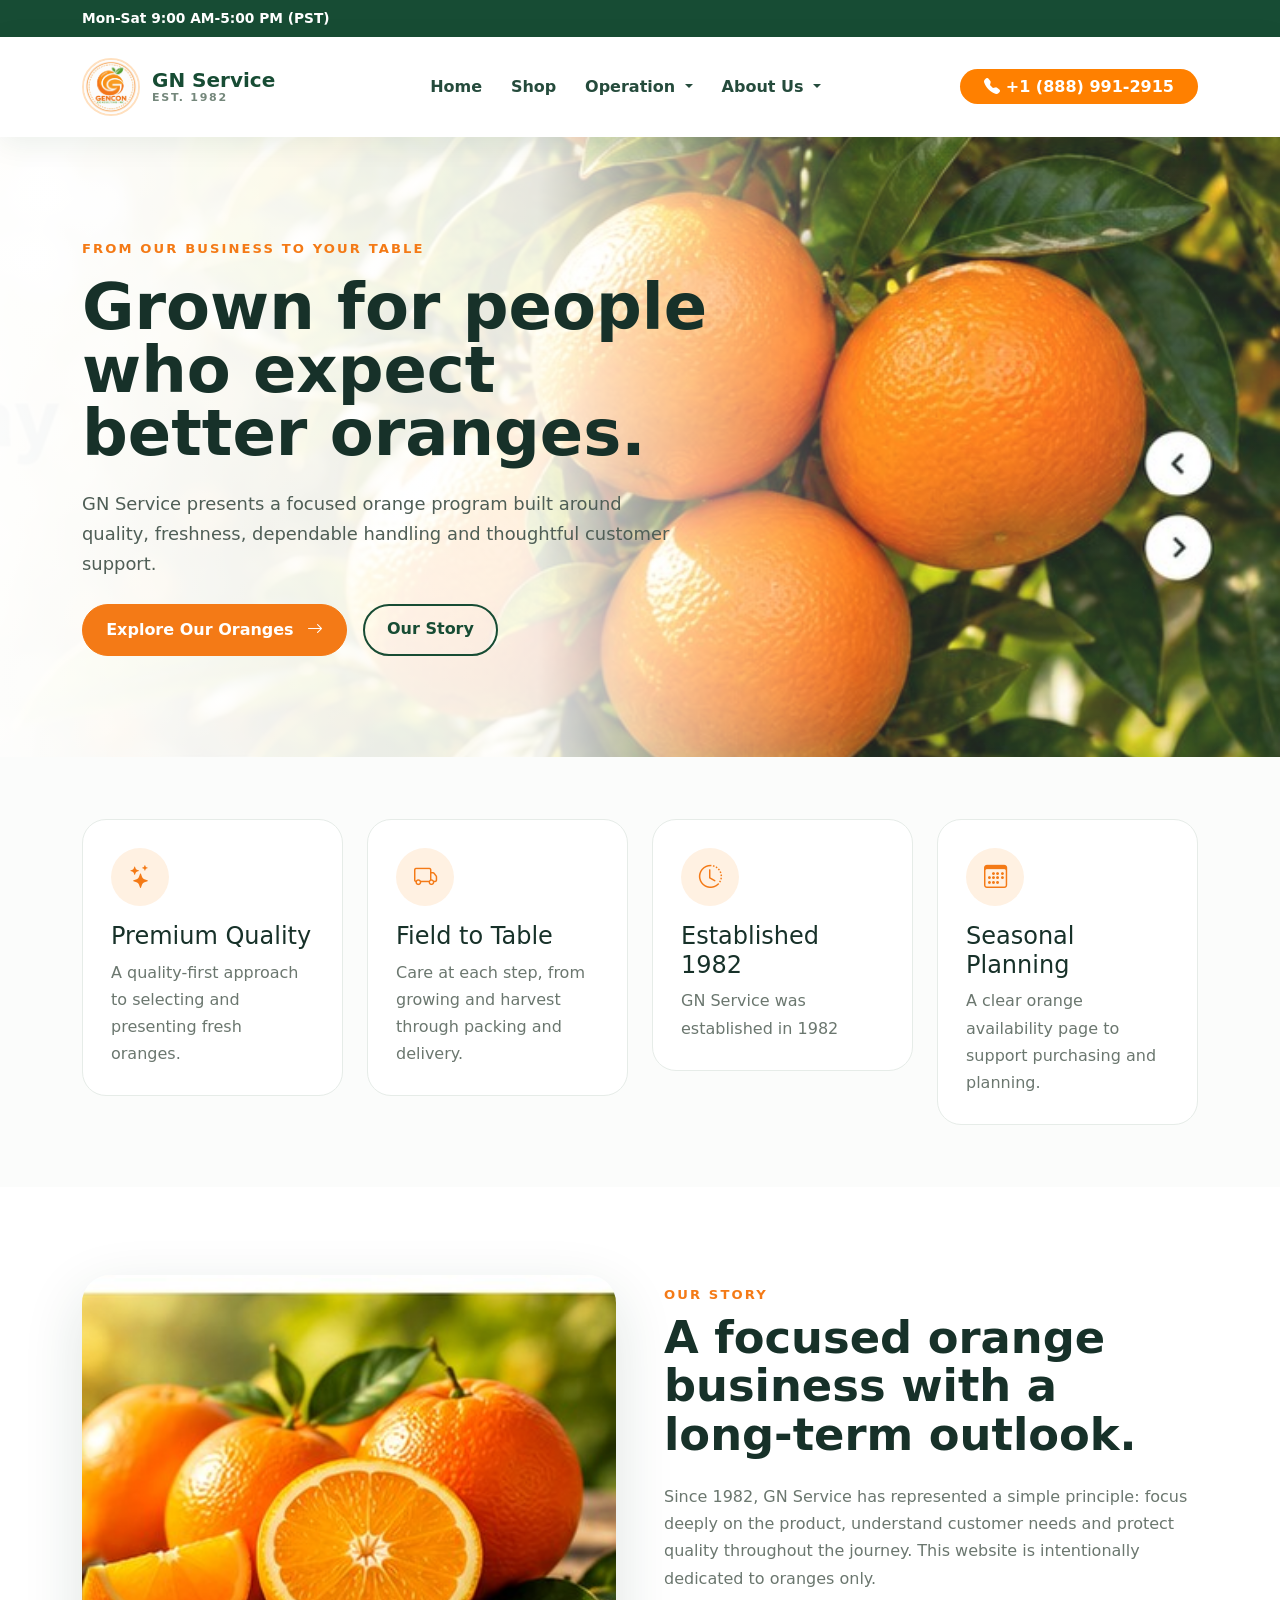
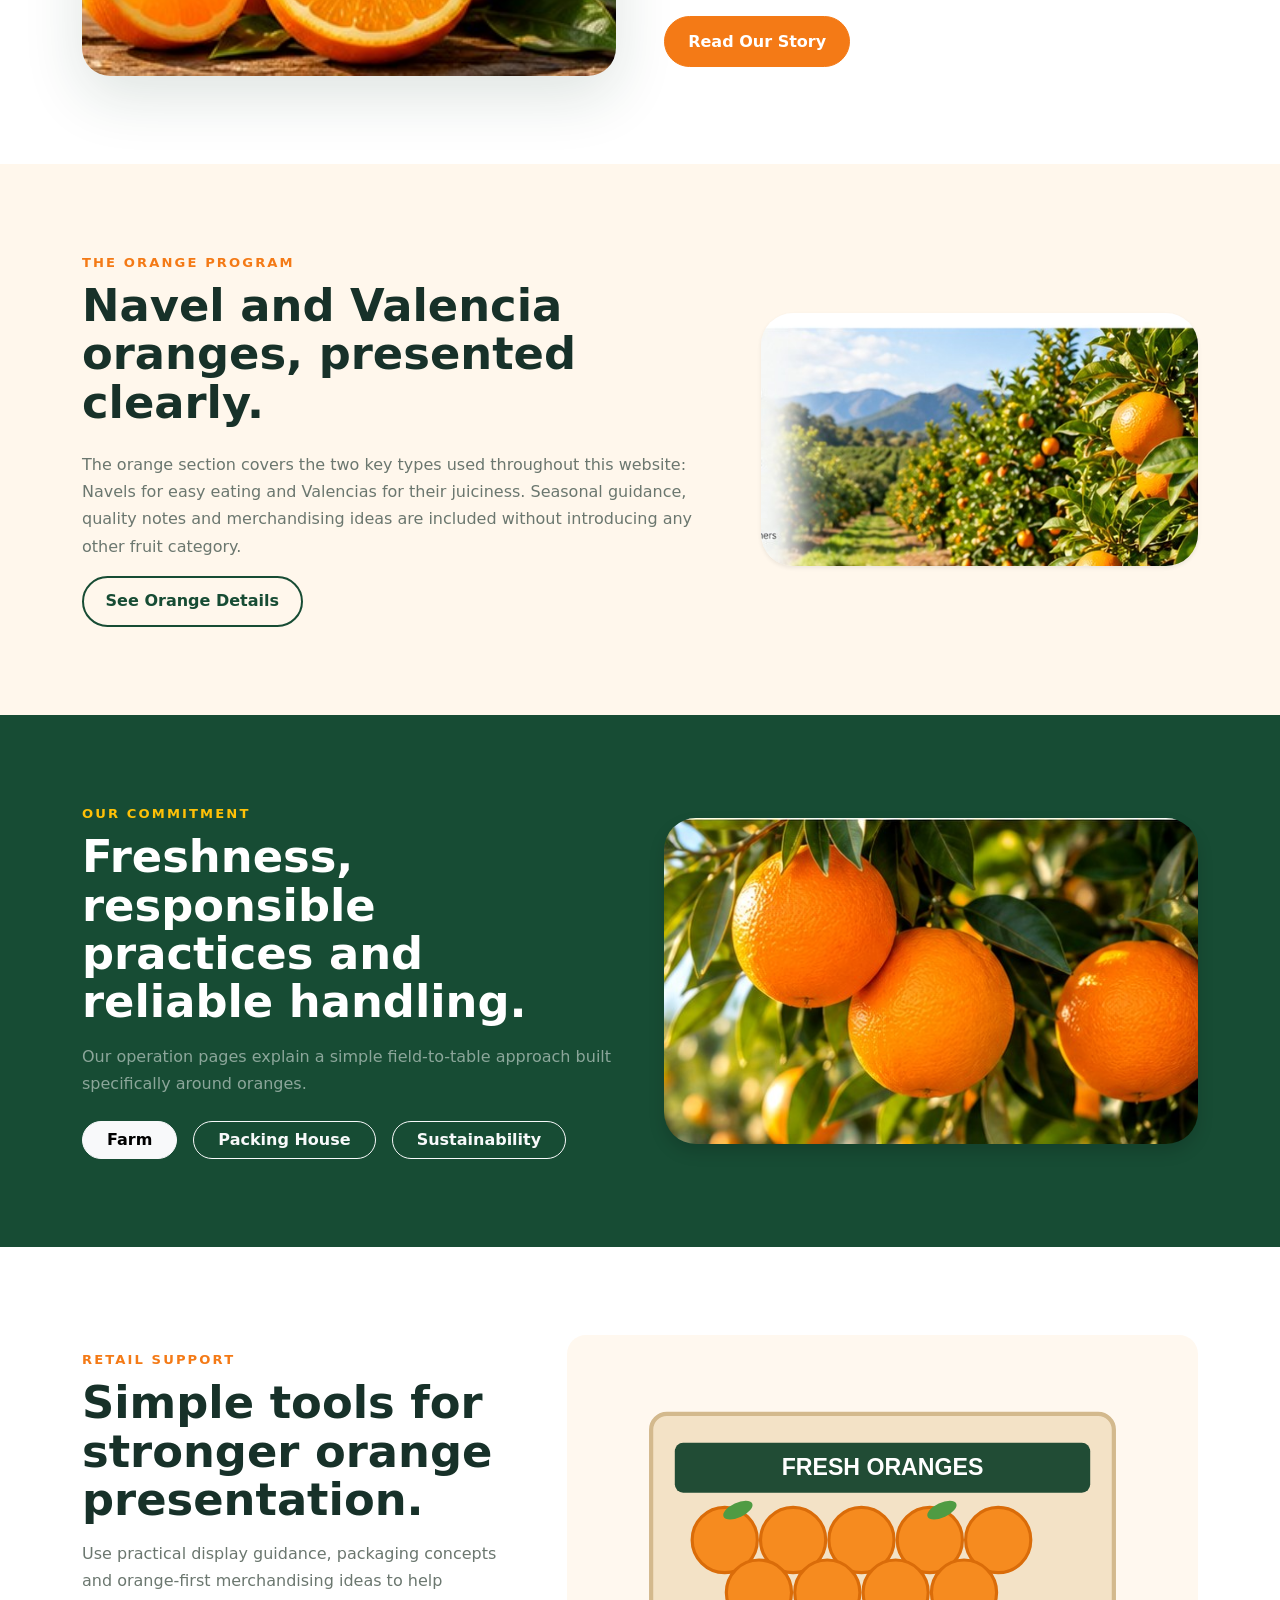
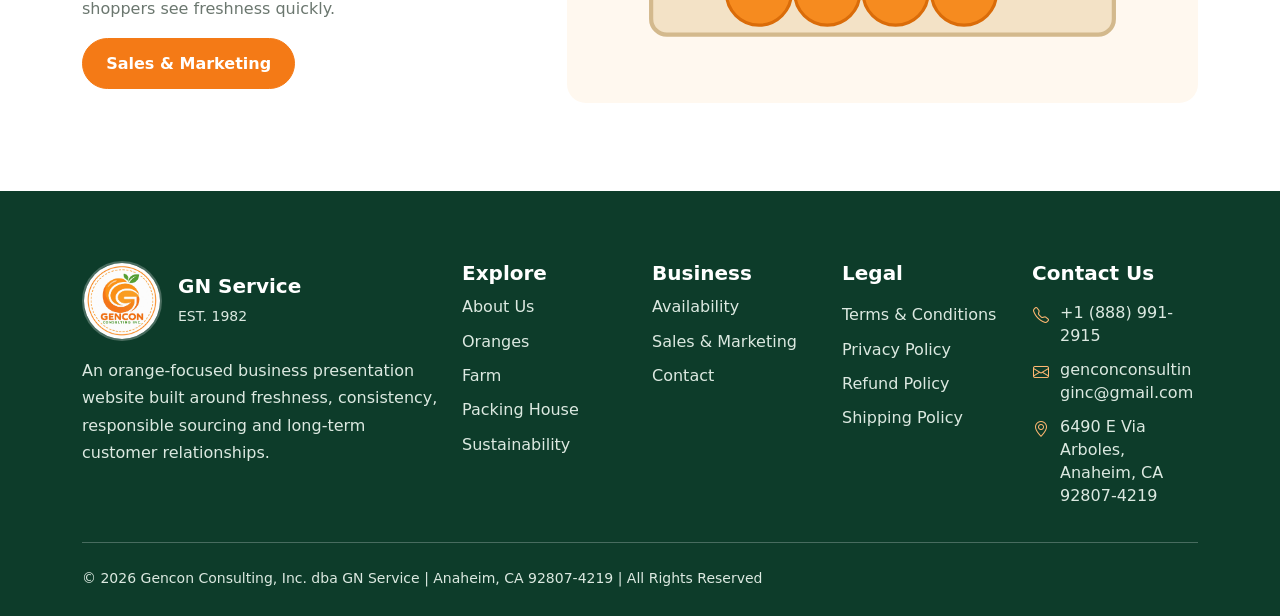
<file: index.html>
<!DOCTYPE html>
<html lang="en">
 <head>
  <meta charset="utf-8"/>
  <meta content="width=device-width, initial-scale=1" name="viewport"/>
  <title>
   Home | GN Service
  </title>
  <meta content="Orange-only corporate website for GN Service, formed 01/02/1982." name="description"/>
  <link href="https://cdn.jsdelivr.net/npm/bootstrap@5.3.3/dist/css/bootstrap.min.css" rel="stylesheet"/>
  <link href="https://cdn.jsdelivr.net/npm/bootstrap-icons@1.11.3/font/bootstrap-icons.min.css" rel="stylesheet"/>
  <link href="assets/css/style.css" rel="stylesheet"/>
 </head>
 <body>
<div class="top-strip">
   <div class="container d-flex   gap-3 flex-wrap">
   
    <span>
     <a class="text-decoration-none text-white fw-bold">
            Mon-Sat 9:00 AM-5:00 PM (PST)
        </a>
    </span>
   </div>
  </div>

  <nav class="navbar navbar-expand-lg navbar-light sticky-top">
    <div class="container py-2">

        <a class="navbar-brand" href="/">
            <img
                alt="GN Service orange logo"
                class="brand-logo"
                src="assets/img/gencon-logo.jpg"
            />

            <span class="brand-name">
                GN Service
                <small>EST. 1982</small>
            </span>
        </a>

        <button
            aria-controls="mainNav"
            aria-expanded="false"
            aria-label="Toggle navigation"
            class="navbar-toggler border-0"
            data-bs-target="#mainNav"
            data-bs-toggle="collapse"
            type="button"
        >
            <span class="navbar-toggler-icon"></span>
        </button>

        <div class="collapse navbar-collapse" id="mainNav">

            <ul class="navbar-nav mx-auto align-items-lg-center">

                <li class="nav-item">
                    <a class="nav-link" href="/">Home</a>
                </li>

                <li class="nav-item">
                    <a class="nav-link" href="california-oranges.html">Shop</a>
                </li>

                <li class="nav-item dropdown">
                    <a
                        class="nav-link dropdown-toggle"
                        data-bs-toggle="dropdown"
                        href="#"
                        role="button"
                    >
                        Operation
                    </a>

                    <ul class="dropdown-menu border-0 shadow">
                        <li>
                            <a class="dropdown-item" href="oranges.html">
                                Oranges
                            </a>
                        </li>

                        <li>
                            <a class="dropdown-item" href="farm.html">
                                Farm
                            </a>
                        </li>

                        <li>
                            <a class="dropdown-item" href="packing-house.html">
                                Packing House
                            </a>
                        </li>

                        <li>
                            <a class="dropdown-item" href="seasonal-availability.html">
                                Seasonal Availability
                            </a>
                        </li>

                        <li>
                            <a class="dropdown-item" href="sales-marketing.html">
                                Sales &amp; Marketing
                            </a>
                        </li>

                        <li>
                            <a class="dropdown-item" href="sustainability.html">
                                Sustainability
                            </a>
                        </li>
                    </ul>
                </li>

                <li class="nav-item dropdown">
                    <a
                        class="nav-link dropdown-toggle"
                        data-bs-toggle="dropdown"
                        href="#"
                        role="button"
                    >
                        About Us
                    </a>

                    <ul class="dropdown-menu border-0 shadow">
                        <li>
                            <a class="dropdown-item" href="about.html">
                                About
                            </a>
                        </li>

                        <li>
                            <a class="dropdown-item" href="contact.html">
                                Contact US
                            </a>
                        </li>
                    </ul>
                </li>

               

            </ul>
        </div>
        <div>
           <!-- CART -->
                <span>
     <a href="tel:+18889912915" class="text-decoration-none text-white fw-bold px-4 py-2" style="background-color: #ff8000; border-radius: 30px;">
            <i class="bi bi-telephone-fill"></i>
            +1 (888) 991-2915
        </a>
    </span>
        </div>
    </div>
</nav>
  <section class="hero">
   <div class="container">
    <div class="row">
     <div class="col-lg-7">
      <div class="eyebrow mb-3">
       From our business to your table
      </div>
      <h1>
       Grown for people who expect better oranges.
      </h1>
      <p class="mt-4">
       GN Service presents a focused orange program built around quality, freshness, dependable handling and thoughtful customer support.
      </p>
      <div class="d-flex flex-wrap gap-3 mt-4">
       <a class="btn btn-orange" href="oranges.html">
        Explore Our Oranges
        <i class="bi bi-arrow-right ms-2">
        </i>
       </a>
       <a class="btn btn-outline-green" href="about.html">
        Our Story
       </a>
      </div>
     </div>
    </div>
   </div>
  </section>
  <section class="section-sm soft-bg">
   <div class="container">
    <div class="row g-4">
     <div class="col-md-6 col-lg-3">
      <div class="feature-card">
       <div class="icon-badge">
        <i class="bi bi-stars">
        </i>
       </div>
       <h4>
        Premium Quality
       </h4>
       <p class="text-muted2 mb-0">
        A quality-first approach to selecting and presenting fresh oranges.
       </p>
      </div>
     </div>
     <div class="col-md-6 col-lg-3">
      <div class="feature-card">
       <div class="icon-badge">
        <i class="bi bi-truck">
        </i>
       </div>
       <h4>
        Field to Table
       </h4>
       <p class="text-muted2 mb-0">
        Care at each step, from growing and harvest through packing and delivery.
       </p>
      </div>
     </div>
     <div class="col-md-6 col-lg-3">
      <div class="feature-card">
       <div class="icon-badge">
        <i class="bi bi-clock-history">
        </i>
       </div>
       <h4>
        Established 1982
       </h4>
       <p class="text-muted2 mb-0">
        GN Service was established in 1982
       </p>
      </div>
     </div>
     <div class="col-md-6 col-lg-3">
      <div class="feature-card">
       <div class="icon-badge">
        <i class="bi bi-calendar3">
        </i>
       </div>
       <h4>
        Seasonal Planning
       </h4>
       <p class="text-muted2 mb-0">
        A clear orange availability page to support purchasing and planning.
       </p>
      </div>
     </div>
    </div>
   </div>
  </section>
  <section class="section">
   <div class="container">
    <div class="row align-items-center g-5">
     <div class="col-lg-6">
      <div class="photo-card ratio ratio-4x3">
       <img alt="Fresh oranges" src="assets/img/fresh-oranges.jpg"/>
      </div>
     </div>
     <div class="col-lg-6">
      <div class="section-eyebrow">
       Our Story
      </div>
      <h2 class="section-title mt-2">
       A focused orange business with a long-term outlook.
      </h2>
      <p class="text-muted2 mt-4">
       Since 1982, GN Service has represented a simple principle: focus deeply on the product, understand customer needs and protect quality throughout the journey. This website is intentionally dedicated to oranges only.
      </p>
      <a class="btn btn-orange mt-2" href="about.html">
       Read Our Story
      </a>
     </div>
    </div>
   </div>
  </section>
  <section class="section orange-bg">
   <div class="container">
    <div class="row align-items-center g-5">
     <div class="col-lg-5 order-lg-2">
      <img alt="Orange orchard" class="rounded-5 shadow-sm w-100" src="assets/img/orchard-row.jpg"/>
     </div>
     <div class="col-lg-7">
      <div class="section-eyebrow">
       The Orange Program
      </div>
      <h2 class="section-title mt-2">
       Navel and Valencia oranges, presented clearly.
      </h2>
      <p class="text-muted2 mt-4">
       The orange section covers the two key types used throughout this website: Navels for easy eating and Valencias for their juiciness. Seasonal guidance, quality notes and merchandising ideas are included without introducing any other fruit category.
      </p>
      <a class="btn btn-outline-green" href="oranges.html">
       See Orange Details
      </a>
     </div>
    </div>
   </div>
  </section>
  <section class="section band-green">
   <div class="container">
    <div class="row align-items-center g-5">
     <div class="col-lg-6">
      <div class="section-eyebrow text-warning">
       Our Commitment
      </div>
      <h2 class="section-title text-white mt-2">
       Freshness, responsible practices and reliable handling.
      </h2>
      <p class="text-white-50 mt-3">
       Our operation pages explain a simple field-to-table approach built specifically around oranges.
      </p>
      <div class="d-flex gap-3 flex-wrap mt-4">
       <a class="btn btn-light rounded-pill fw-bold px-4" href="farm.html">
        Farm
       </a>
       <a class="btn btn-outline-light rounded-pill fw-bold px-4" href="packing-house.html">
        Packing House
       </a>
       <a class="btn btn-outline-light rounded-pill fw-bold px-4" href="sustainability.html">
        Sustainability
       </a>
      </div>
     </div>
     <div class="col-lg-6">
      <img alt="Oranges on a tree" class="rounded-5 shadow w-100" src="assets/img/orange-cluster.jpg"/>
     </div>
    </div>
   </div>
  </section>
  <section class="section">
   <div class="container">
    <div class="row align-items-center g-5">
     <div class="col-lg-5">
      <div class="section-eyebrow">
       Retail Support
      </div>
      <h2 class="section-title mt-2">
       Simple tools for stronger orange presentation.
      </h2>
      <p class="text-muted2 mt-3">
       Use practical display guidance, packaging concepts and orange-first merchandising ideas to help shoppers see freshness quickly.
      </p>
      <a class="btn btn-orange" href="sales-marketing.html">
       Sales &amp; Marketing
      </a>
     </div>
     <div class="col-lg-7">
      <img alt="Orange retail display illustration" class="w-100" src="assets/img/retail-display.svg"/>
     </div>
    </div>
   </div>
  </section>
  <footer class="footer mt-0">
   <div class="container">
    <div class="row g-4">
     <div class="col-lg-4">
      <div class="d-flex align-items-center gap-3 mb-3">
       <img alt="GN Service logo" class="footer-logo" src="assets/img/gencon-logo.jpg"/>
       <div>
        <h5 class="mb-1">
         GN Service
        </h5>
        <small>
         EST. 1982
        </small>
       </div>
      </div>
      <p class="mb-0">
       An orange-focused business presentation website built around freshness, consistency, responsible sourcing and long-term customer relationships.
      </p>
     </div>
     <div class="col-6 col-lg-2">
      <h5>
       Explore
      </h5>
      <a href="about.html">
       About Us
      </a>
      <a href="oranges.html">
       Oranges
      </a>
      <a href="farm.html">
       Farm
      </a>
      <a href="packing-house.html">
       Packing House
      </a>
      <a href="sustainability.html">
       Sustainability
      </a>
     </div>
     <div class="col-6 col-lg-2">
      <h5>
       Business
      </h5>
      <a href="seasonal-availability.html">
       Availability
      </a>
      <a href="sales-marketing.html">
       Sales &amp; Marketing
      </a>
      <a href="contact.html">
       Contact
      </a>
     </div>
     <div class="col-lg-4 footer-links-contact">
      <div class="row g-4">
       <div class="col-sm-6">
        <h5>
         Legal
        </h5>
        <a href="terms-and-conditions.html">
         Terms &amp; Conditions
        </a>
        <a href="privacy-policy.html">
         Privacy Policy
        </a>
        <a href="refund-policy.html">
         Refund Policy
        </a>
        <a href="shipping-information.html">
         Shipping Policy
        </a>
       </div>
       <div class="col-sm-6">
        <h5>
         Contact Us
        </h5>
        <div class="footer-contact">
         <div class="footer-contact-item">
          <i aria-hidden="true" class="bi bi-telephone">
          </i>
          <a href="tel:+18889912915">
           +1 (888) 991-2915
          </a>
         </div>
         <div class="footer-contact-item">
          <i aria-hidden="true" class="bi bi-envelope">
          </i>
          <a href="mailto:genconconsultinginc@gmail.com">
           genconconsultinginc@gmail.com
          </a>
         </div>
         <div class="footer-contact-item">
          <i aria-hidden="true" class="bi bi-geo-alt">
          </i>
          <span>
           6490 E Via Arboles, Anaheim, CA 92807-4219
          </span>
         </div>
        </div>
       </div>
      </div>
     </div>
    </div>
    <hr class="border-light opacity-25 my-4"/>
    <div class="d-flex justify-content-between flex-wrap gap-2 small">
     <span>
      © 2026 Gencon Consulting, Inc. dba GN Service | Anaheim, CA 92807-4219 | All Rights Reserved
     </span>
     
    </div>
   </div>
  </footer>
  <a aria-label="Back to top" class="back-to-top" href="#">
   <i class="bi bi-arrow-up">
   </i>
  </a>
  <script src="https://cdn.jsdelivr.net/npm/bootstrap@5.3.3/dist/js/bootstrap.bundle.min.js">
  </script>
  <script src="assets/js/main.js">
  </script>
 </body>
</html>
</file>
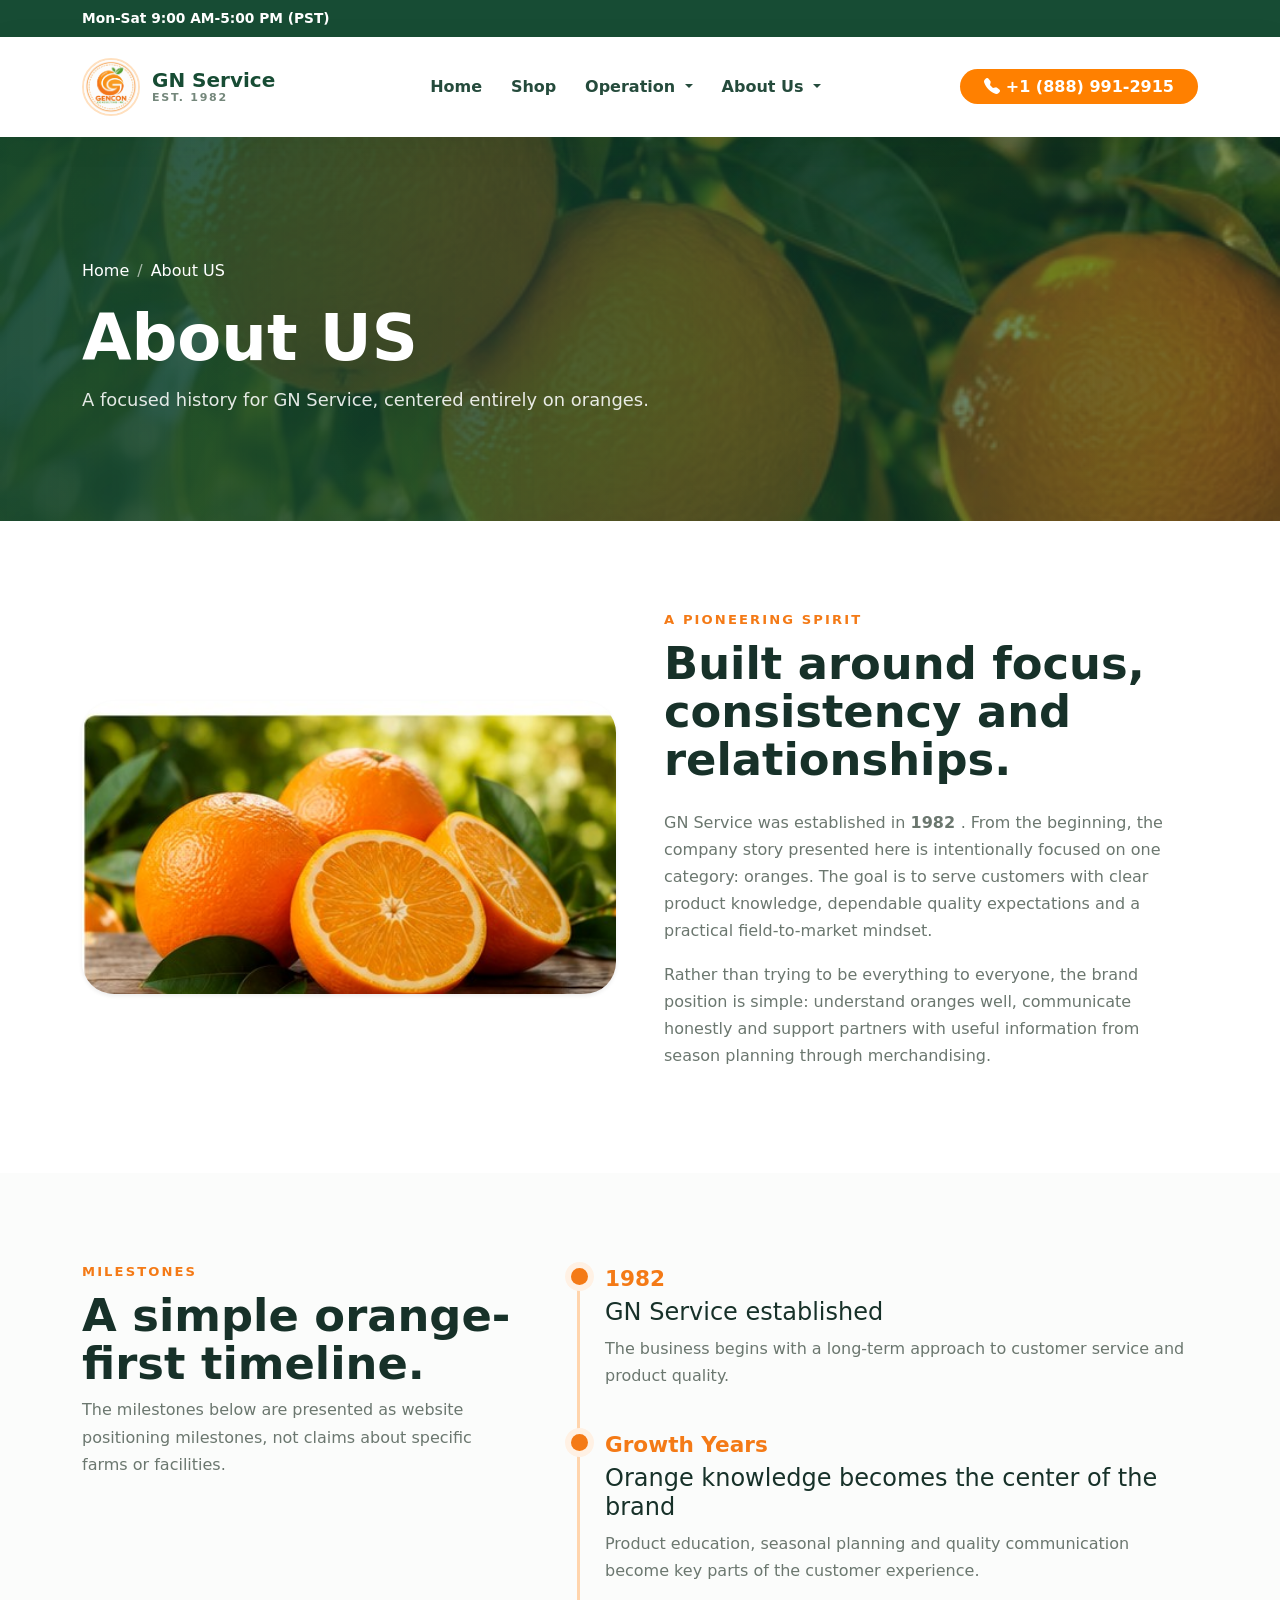
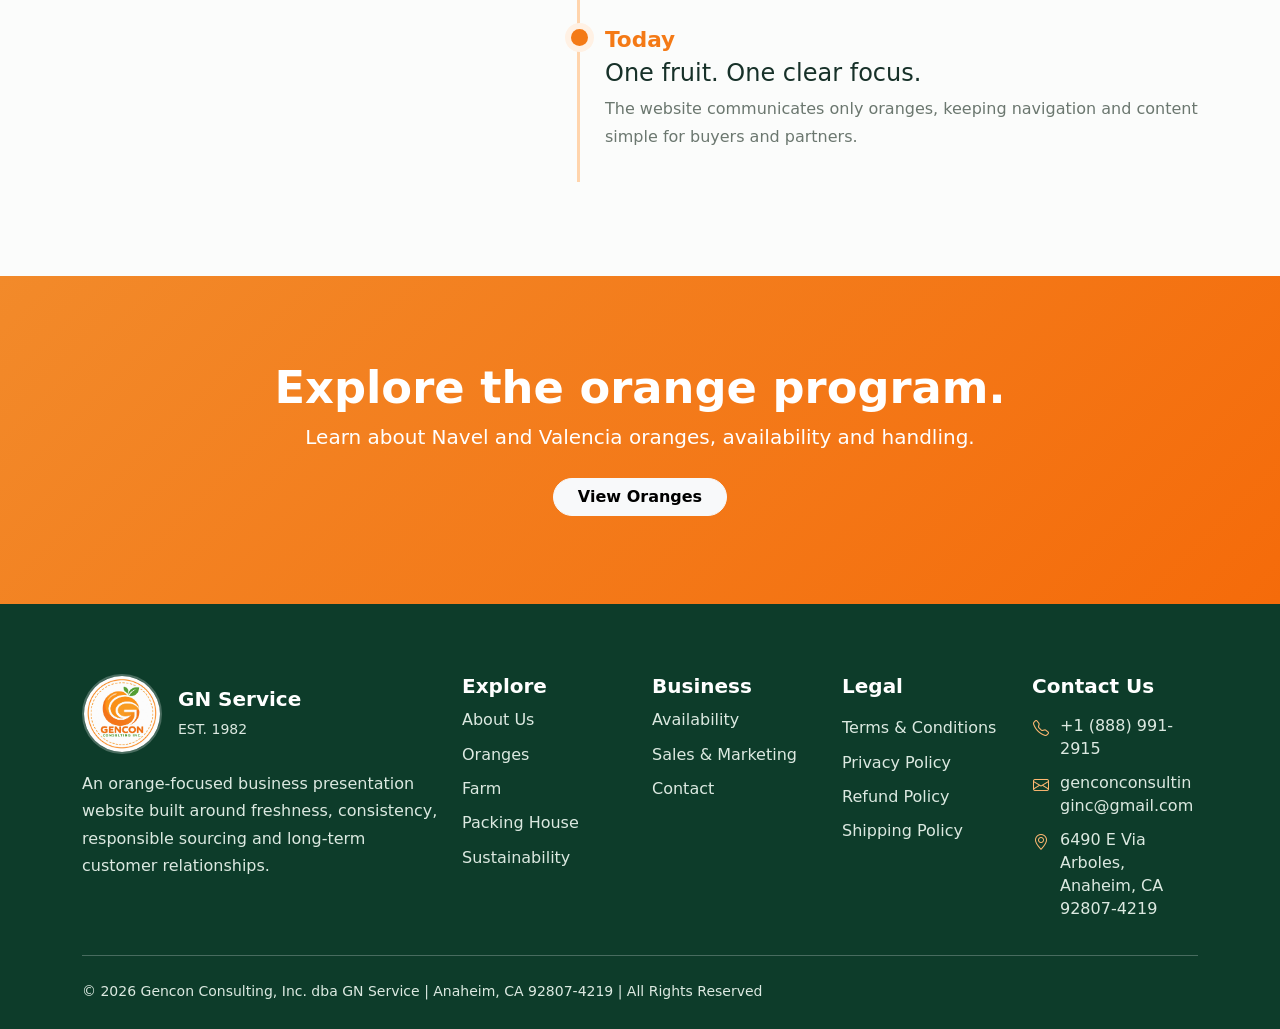
<file: about.html>
<!DOCTYPE html>
<html lang="en">
 <head>
  <meta charset="utf-8"/>
  <meta content="width=device-width, initial-scale=1" name="viewport"/>
  <title>
   Our Story | GN Service
  </title>
  <meta content="GN Service orange website" name="description"/>
  <link href="https://cdn.jsdelivr.net/npm/bootstrap@5.3.3/dist/css/bootstrap.min.css" rel="stylesheet"/>
  <link href="https://cdn.jsdelivr.net/npm/bootstrap-icons@1.11.3/font/bootstrap-icons.min.css" rel="stylesheet"/>
  <link href="assets/css/style.css" rel="stylesheet"/>
 </head>
 <body>
<div class="top-strip">
   <div class="container d-flex   gap-3 flex-wrap">
   
    <span>
     <a class="text-decoration-none text-white fw-bold">
            Mon-Sat 9:00 AM-5:00 PM (PST)
        </a>
    </span>
   </div>
  </div>

  <nav class="navbar navbar-expand-lg navbar-light sticky-top">
    <div class="container py-2">

        <a class="navbar-brand" href="/">
            <img
                alt="GN Service orange logo"
                class="brand-logo"
                src="assets/img/gencon-logo.jpg"
            />

            <span class="brand-name">
                GN Service
                <small>EST. 1982</small>
            </span>
        </a>

        <button
            aria-controls="mainNav"
            aria-expanded="false"
            aria-label="Toggle navigation"
            class="navbar-toggler border-0"
            data-bs-target="#mainNav"
            data-bs-toggle="collapse"
            type="button"
        >
            <span class="navbar-toggler-icon"></span>
        </button>

        <div class="collapse navbar-collapse" id="mainNav">

            <ul class="navbar-nav mx-auto align-items-lg-center">

                <li class="nav-item">
                    <a class="nav-link" href="/">Home</a>
                </li>

                <li class="nav-item">
                    <a class="nav-link" href="california-oranges.html">Shop</a>
                </li>

                <li class="nav-item dropdown">
                    <a
                        class="nav-link dropdown-toggle"
                        data-bs-toggle="dropdown"
                        href="#"
                        role="button"
                    >
                        Operation
                    </a>

                    <ul class="dropdown-menu border-0 shadow">
                        <li>
                            <a class="dropdown-item" href="oranges.html">
                                Oranges
                            </a>
                        </li>

                        <li>
                            <a class="dropdown-item" href="farm.html">
                                Farm
                            </a>
                        </li>

                        <li>
                            <a class="dropdown-item" href="packing-house.html">
                                Packing House
                            </a>
                        </li>

                        <li>
                            <a class="dropdown-item" href="seasonal-availability.html">
                                Seasonal Availability
                            </a>
                        </li>

                        <li>
                            <a class="dropdown-item" href="sales-marketing.html">
                                Sales &amp; Marketing
                            </a>
                        </li>

                        <li>
                            <a class="dropdown-item" href="sustainability.html">
                                Sustainability
                            </a>
                        </li>
                    </ul>
                </li>

                <li class="nav-item dropdown">
                    <a
                        class="nav-link dropdown-toggle"
                        data-bs-toggle="dropdown"
                        href="#"
                        role="button"
                    >
                        About Us
                    </a>

                    <ul class="dropdown-menu border-0 shadow">
                        <li>
                            <a class="dropdown-item" href="about.html">
                                About
                            </a>
                        </li>

                        <li>
                            <a class="dropdown-item" href="contact.html">
                                Contact US
                            </a>
                        </li>
                    </ul>
                </li>

               

            </ul>
        </div>
        <div>
           <!-- CART -->
                <span>
     <a href="tel:+18889912915" class="text-decoration-none text-white fw-bold px-4 py-2" style="background-color: #ff8000; border-radius: 30px;">
            <i class="bi bi-telephone-fill"></i>
            +1 (888) 991-2915
        </a>
    </span>
        </div>
    </div>
</nav>
  <section class="page-hero">
   <div class="container">
    <nav aria-label="breadcrumb">
     <ol class="breadcrumb mb-3">
      <li class="breadcrumb-item">
       <a href="/">
        Home
       </a>
      </li>
      <li aria-current="page" class="breadcrumb-item active">
       About US
      </li>
     </ol>
    </nav>
    <h1>
     About US
    </h1>
    <p>
     A focused history for GN Service, centered entirely on oranges.
    </p>
   </div>
  </section>
  <section class="section">
   <div class="container">
    <div class="row g-5 align-items-center">
     <div class="col-lg-6">
      <img alt="Fresh cut oranges" class="rounded-5 shadow-sm w-100" src="assets/img/orange-halves.jpg"/>
     </div>
     <div class="col-lg-6">
      <div class="section-eyebrow">
       A Pioneering Spirit
      </div>
      <h2 class="section-title mt-2">
       Built around focus, consistency and relationships.
      </h2>
      <p class="text-muted2 mt-4">
       GN Service was established in
       <strong>
         1982
       </strong>
       . From the beginning, the company story presented here is intentionally focused on one category: oranges. The goal is to serve customers with clear product knowledge, dependable quality expectations and a practical field-to-market mindset.
      </p>
      <p class="text-muted2">
       Rather than trying to be everything to everyone, the brand position is simple: understand oranges well, communicate honestly and support partners with useful information from season planning through merchandising.
      </p>
     </div>
    </div>
   </div>
  </section>
  <section class="section soft-bg">
   <div class="container">
    <div class="row g-5">
     <div class="col-lg-5">
      <div class="section-eyebrow">
       Milestones
      </div>
      <h2 class="section-title mt-2">
       A simple orange-first timeline.
      </h2>
      <p class="text-muted2">
       The milestones below are presented as website positioning milestones, not claims about specific farms or facilities.
      </p>
     </div>
     <div class="col-lg-7">
      <div class="timeline">
       <div class="timeline-item">
        <div class="timeline-year">
        1982
        </div>
        <h4>
         GN Service established
        </h4>
        <p class="text-muted2 mb-0">
         The business begins with a long-term approach to customer service and product quality.
        </p>
       </div>
       <div class="timeline-item">
        <div class="timeline-year">
         Growth Years
        </div>
        <h4>
         Orange knowledge becomes the center of the brand
        </h4>
        <p class="text-muted2 mb-0">
         Product education, seasonal planning and quality communication become key parts of the customer experience.
        </p>
       </div>
       <div class="timeline-item">
        <div class="timeline-year">
         Today
        </div>
        <h4>
         One fruit. One clear focus.
        </h4>
        <p class="text-muted2 mb-0">
         The website communicates only oranges, keeping navigation and content simple for buyers and partners.
        </p>
       </div>
      </div>
     </div>
    </div>
   </div>
  </section>
  <section class="section band-orange">
   <div class="container text-center">
    <h2 class="section-title text-white">
     Explore the orange program.
    </h2>
    <p class="lead mb-4">
     Learn about Navel and Valencia oranges, availability and handling.
    </p>
    <a class="btn btn-light rounded-pill fw-bold px-4" href="oranges.html">
     View Oranges
    </a>
   </div>
  </section>
  <footer class="footer mt-0">
   <div class="container">
    <div class="row g-4">
     <div class="col-lg-4">
      <div class="d-flex align-items-center gap-3 mb-3">
       <img alt="GN Service logo" class="footer-logo" src="assets/img/gencon-logo.jpg"/>
       <div>
        <h5 class="mb-1">
         GN Service
        </h5>
        <small>
         EST. 1982
        </small>
       </div>
      </div>
      <p class="mb-0">
       An orange-focused business presentation website built around freshness, consistency, responsible sourcing and long-term customer relationships.
      </p>
     </div>
     <div class="col-6 col-lg-2">
      <h5>
       Explore
      </h5>
      <a href="about.html">
       About Us
      </a>
      <a href="oranges.html">
       Oranges
      </a>
      <a href="farm.html">
       Farm
      </a>
      <a href="packing-house.html">
       Packing House
      </a>
      <a href="sustainability.html">
       Sustainability
      </a>
     </div>
     <div class="col-6 col-lg-2">
      <h5>
       Business
      </h5>
      <a href="seasonal-availability.html">
       Availability
      </a>
      <a href="sales-marketing.html">
       Sales &amp; Marketing
      </a>
      <a href="contact.html">
       Contact
      </a>
     </div>
     <div class="col-lg-4 footer-links-contact">
      <div class="row g-4">
       <div class="col-sm-6">
        <h5>
         Legal
        </h5>
        <a href="terms-and-conditions.html">
         Terms &amp; Conditions
        </a>
        <a href="privacy-policy.html">
         Privacy Policy
        </a>
        <a href="refund-policy.html">
         Refund Policy
        </a>
        <a href="shipping-information.html">
         Shipping Policy
        </a>
       </div>
       <div class="col-sm-6">
        <h5>
         Contact Us
        </h5>
        <div class="footer-contact">
         <div class="footer-contact-item">
          <i aria-hidden="true" class="bi bi-telephone">
          </i>
          <a href="tel:+18889912915">
           +1 (888) 991-2915
          </a>
         </div>
         <div class="footer-contact-item">
          <i aria-hidden="true" class="bi bi-envelope">
          </i>
          <a href="mailto:genconconsultinginc@gmail.com">
           genconconsultinginc@gmail.com
          </a>
         </div>
         <div class="footer-contact-item">
          <i aria-hidden="true" class="bi bi-geo-alt">
          </i>
          <span>
           6490 E Via Arboles, Anaheim, CA 92807-4219
          </span>
         </div>
        </div>
       </div>
      </div>
     </div>
    </div>
    <hr class="border-light opacity-25 my-4"/>
    <div class="d-flex justify-content-between flex-wrap gap-2 small">
     <span>
      © 2026 Gencon Consulting, Inc. dba GN Service | Anaheim, CA 92807-4219 | All Rights Reserved
     </span>
     
    </div>
   </div>
  </footer>
  <a aria-label="Back to top" class="back-to-top" href="#">
   <i class="bi bi-arrow-up">
   </i>
  </a>
  <script src="https://cdn.jsdelivr.net/npm/bootstrap@5.3.3/dist/js/bootstrap.bundle.min.js">
  </script>
  <script src="assets/js/main.js">
  </script>
 </body>
</html>
</file>
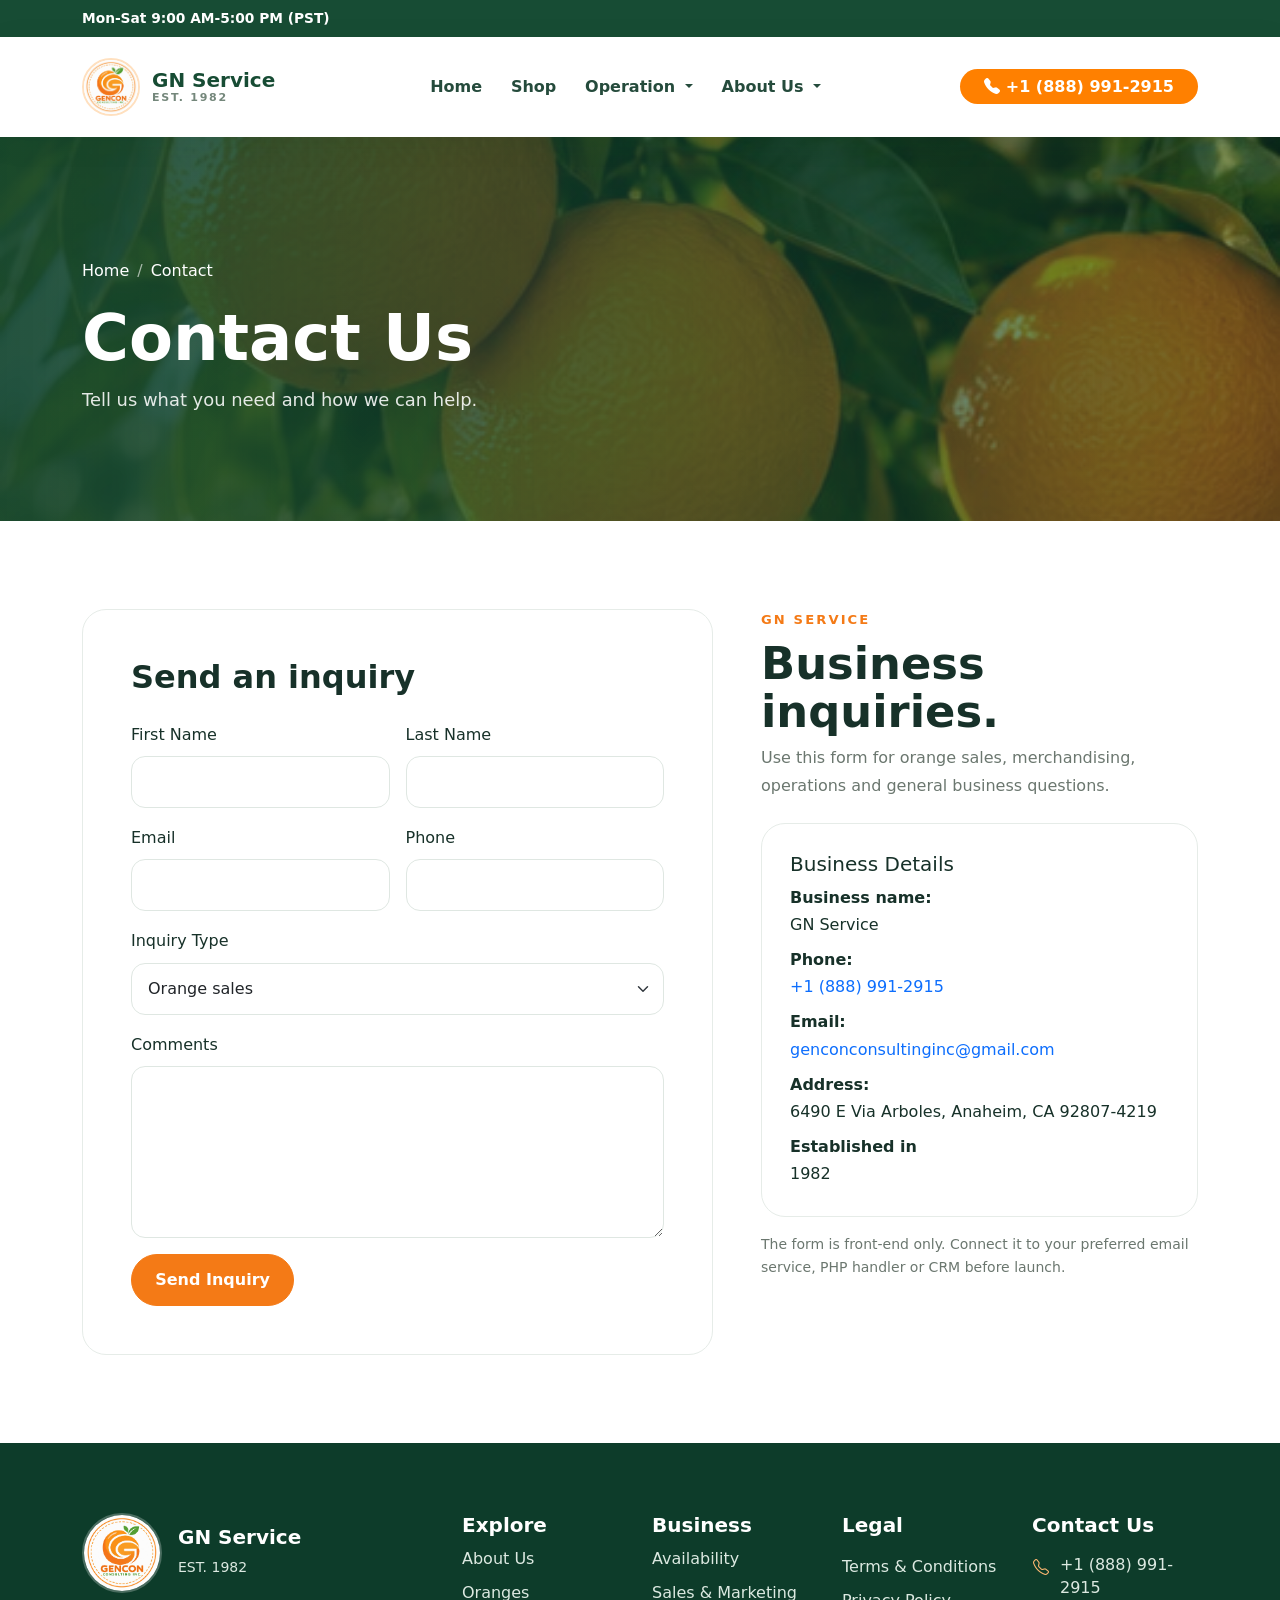
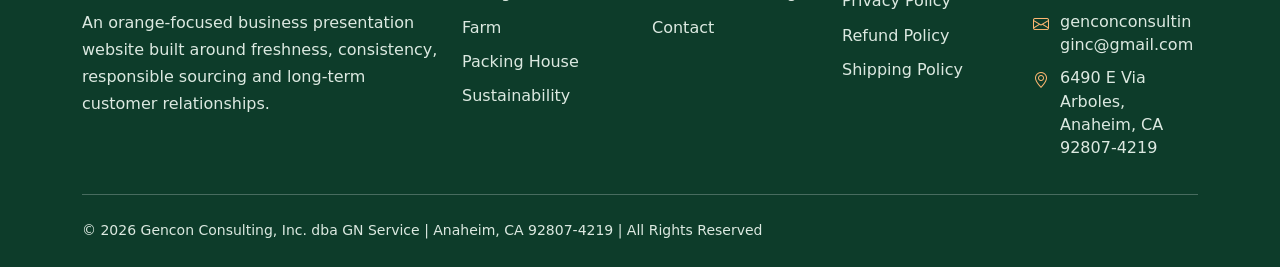
<file: contact.html>
<!DOCTYPE html>
<html lang="en">
 <head>
  <meta charset="utf-8"/>
  <meta content="width=device-width, initial-scale=1" name="viewport"/>
  <title>
   Contact | GN Service
  </title>
  <meta content="GN Service orange website" name="description"/>
  <link href="https://cdn.jsdelivr.net/npm/bootstrap@5.3.3/dist/css/bootstrap.min.css" rel="stylesheet"/>
  <link href="https://cdn.jsdelivr.net/npm/bootstrap-icons@1.11.3/font/bootstrap-icons.min.css" rel="stylesheet"/>
  <link href="assets/css/style.css" rel="stylesheet"/>
 </head>
 <body>
<div class="top-strip">
   <div class="container d-flex   gap-3 flex-wrap">
   
    <span>
     <a class="text-decoration-none text-white fw-bold">
            Mon-Sat 9:00 AM-5:00 PM (PST)
        </a>
    </span>
   </div>
  </div>

  <nav class="navbar navbar-expand-lg navbar-light sticky-top">
    <div class="container py-2">

        <a class="navbar-brand" href="/">
            <img
                alt="GN Service orange logo"
                class="brand-logo"
                src="assets/img/gencon-logo.jpg"
            />

            <span class="brand-name">
                GN Service
                <small>EST. 1982</small>
            </span>
        </a>

        <button
            aria-controls="mainNav"
            aria-expanded="false"
            aria-label="Toggle navigation"
            class="navbar-toggler border-0"
            data-bs-target="#mainNav"
            data-bs-toggle="collapse"
            type="button"
        >
            <span class="navbar-toggler-icon"></span>
        </button>

        <div class="collapse navbar-collapse" id="mainNav">

            <ul class="navbar-nav mx-auto align-items-lg-center">

                <li class="nav-item">
                    <a class="nav-link" href="/">Home</a>
                </li>

                <li class="nav-item">
                    <a class="nav-link" href="california-oranges.html">Shop</a>
                </li>

                <li class="nav-item dropdown">
                    <a
                        class="nav-link dropdown-toggle"
                        data-bs-toggle="dropdown"
                        href="#"
                        role="button"
                    >
                        Operation
                    </a>

                    <ul class="dropdown-menu border-0 shadow">
                        <li>
                            <a class="dropdown-item" href="oranges.html">
                                Oranges
                            </a>
                        </li>

                        <li>
                            <a class="dropdown-item" href="farm.html">
                                Farm
                            </a>
                        </li>

                        <li>
                            <a class="dropdown-item" href="packing-house.html">
                                Packing House
                            </a>
                        </li>

                        <li>
                            <a class="dropdown-item" href="seasonal-availability.html">
                                Seasonal Availability
                            </a>
                        </li>

                        <li>
                            <a class="dropdown-item" href="sales-marketing.html">
                                Sales &amp; Marketing
                            </a>
                        </li>

                        <li>
                            <a class="dropdown-item" href="sustainability.html">
                                Sustainability
                            </a>
                        </li>
                    </ul>
                </li>

                <li class="nav-item dropdown">
                    <a
                        class="nav-link dropdown-toggle"
                        data-bs-toggle="dropdown"
                        href="#"
                        role="button"
                    >
                        About Us
                    </a>

                    <ul class="dropdown-menu border-0 shadow">
                        <li>
                            <a class="dropdown-item" href="about.html">
                                About
                            </a>
                        </li>

                        <li>
                            <a class="dropdown-item" href="contact.html">
                                Contact US
                            </a>
                        </li>
                    </ul>
                </li>

               

            </ul>
        </div>
        <div>
           <!-- CART -->
                <span>
     <a href="tel:+18889912915" class="text-decoration-none text-white fw-bold px-4 py-2" style="background-color: #ff8000; border-radius: 30px;">
            <i class="bi bi-telephone-fill"></i>
            +1 (888) 991-2915
        </a>
    </span>
        </div>
    </div>
</nav>
  <section class="page-hero">
   <div class="container">
    <nav aria-label="breadcrumb">
     <ol class="breadcrumb mb-3">
      <li class="breadcrumb-item">
       <a href="/">
        Home
       </a>
      </li>
      <li aria-current="page" class="breadcrumb-item active">
       Contact
      </li>
     </ol>
    </nav>
    <h1>
     Contact Us
    </h1>
    <p>
     Tell us what you need and how we can help.
    </p>
   </div>
  </section>
  <section class="section">
   <div class="container">
    <div class="row g-5">
     <div class="col-lg-7">
      <div class="card-clean">
       <div class="card-body p-lg-5">
        <h2 class="fw-bold mb-4">
         Send an inquiry
        </h2>
        <form data-demo-form="">
         <div class="row g-3">
          <div class="col-md-6">
           <label class="form-label">
            First Name
           </label>
           <input class="form-control" required=""/>
          </div>
          <div class="col-md-6">
           <label class="form-label">
            Last Name
           </label>
           <input class="form-control" required=""/>
          </div>
          <div class="col-md-6">
           <label class="form-label">
            Email
           </label>
           <input class="form-control" required="" type="email"/>
          </div>
          <div class="col-md-6">
           <label class="form-label">
            Phone
           </label>
           <input class="form-control"/>
          </div>
          <div class="col-12">
           <label class="form-label">
            Inquiry Type
           </label>
           <select class="form-select">
            <option>
             Orange sales
            </option>
            <option>
             Retail / merchandising
            </option>
            <option>
             Operations
            </option>
            <option>
             General inquiry
            </option>
           </select>
          </div>
          <div class="col-12">
           <label class="form-label">
            Comments
           </label>
           <textarea class="form-control" rows="6"></textarea>
          </div>
          <div class="col-12">
           <button class="btn btn-orange" type="submit">
            Send Inquiry
           </button>
           <div class="alert alert-success mt-3 d-none form-message">
           </div>
          </div>
         </div>
        </form>
       </div>
      </div>
     </div>
     <div class="col-lg-5">
      <div class="section-eyebrow">
       GN Service
      </div>
      <h2 class="section-title mt-2">
       Business inquiries.
      </h2>
      <p class="text-muted2">
       Use this form for orange sales, merchandising, operations and general business questions.
      </p>
      <div class="feature-card mt-4">
       <h5>
        Business Details
       </h5>
       <p class="mb-2">
        <strong>
         Business name:
        </strong>
        <br/>
        GN Service
       </p>
       <p class="mb-2">
        <strong>
         Phone:
        </strong>
        <br/>
        <a href="tel:+18889912915">
         +1 (888) 991-2915
        </a>
       </p>
       <p class="mb-2">
        <strong>
         Email:
        </strong>
        <br/>
        <a href="mailto:genconconsultinginc@gmail.com">
         genconconsultinginc@gmail.com
        </a>
       </p>
       <p class="mb-2">
        <strong>
         Address:
        </strong>
        <br/>
        6490 E Via Arboles, Anaheim, CA 92807-4219
       </p>
       <p class="mb-0">
        <strong>
         Established in
        </strong>
        <br/>
         1982
       </p>
      </div>
      <p class="small text-muted2 mt-3">
       The form is front-end only. Connect it to your preferred email service, PHP handler or CRM before launch.
      </p>
     </div>
    </div>
   </div>
  </section>
  <footer class="footer mt-0">
   <div class="container">
    <div class="row g-4">
     <div class="col-lg-4">
      <div class="d-flex align-items-center gap-3 mb-3">
       <img alt="GN Service logo" class="footer-logo" src="assets/img/gencon-logo.jpg"/>
       <div>
        <h5 class="mb-1">
         GN Service
        </h5>
        <small>
         EST. 1982
        </small>
       </div>
      </div>
      <p class="mb-0">
       An orange-focused business presentation website built around freshness, consistency, responsible sourcing and long-term customer relationships.
      </p>
     </div>
     <div class="col-6 col-lg-2">
      <h5>
       Explore
      </h5>
      <a href="about.html">
       About Us
      </a>
      <a href="oranges.html">
       Oranges
      </a>
      <a href="farm.html">
       Farm
      </a>
      <a href="packing-house.html">
       Packing House
      </a>
      <a href="sustainability.html">
       Sustainability
      </a>
     </div>
     <div class="col-6 col-lg-2">
      <h5>
       Business
      </h5>
      <a href="seasonal-availability.html">
       Availability
      </a>
      <a href="sales-marketing.html">
       Sales &amp; Marketing
      </a>
      <a href="contact.html">
       Contact
      </a>
     </div>
     <div class="col-lg-4 footer-links-contact">
      <div class="row g-4">
       <div class="col-sm-6">
        <h5>
         Legal
        </h5>
        <a href="terms-and-conditions.html">
         Terms &amp; Conditions
        </a>
        <a href="privacy-policy.html">
         Privacy Policy
        </a>
        <a href="refund-policy.html">
         Refund Policy
        </a>
        <a href="shipping-information.html">
         Shipping Policy
        </a>
       </div>
       <div class="col-sm-6">
        <h5>
         Contact Us
        </h5>
        <div class="footer-contact">
         <div class="footer-contact-item">
          <i aria-hidden="true" class="bi bi-telephone">
          </i>
          <a href="tel:+18889912915">
           +1 (888) 991-2915
          </a>
         </div>
         <div class="footer-contact-item">
          <i aria-hidden="true" class="bi bi-envelope">
          </i>
          <a href="mailto:genconconsultinginc@gmail.com">
           genconconsultinginc@gmail.com
          </a>
         </div>
         <div class="footer-contact-item">
          <i aria-hidden="true" class="bi bi-geo-alt">
          </i>
          <span>
           6490 E Via Arboles, Anaheim, CA 92807-4219
          </span>
         </div>
        </div>
       </div>
      </div>
     </div>
    </div>
    <hr class="border-light opacity-25 my-4"/>
    <div class="d-flex justify-content-between flex-wrap gap-2 small">
     <span>
      © 2026 Gencon Consulting, Inc. dba GN Service | Anaheim, CA 92807-4219 | All Rights Reserved
     </span>
     
    </div>
   </div>
  </footer>
  <a aria-label="Back to top" class="back-to-top" href="#">
   <i class="bi bi-arrow-up">
   </i>
  </a>
  <script src="https://cdn.jsdelivr.net/npm/bootstrap@5.3.3/dist/js/bootstrap.bundle.min.js">
  </script>
  <script src="assets/js/main.js">
  </script>
 </body>
</html>
</file>
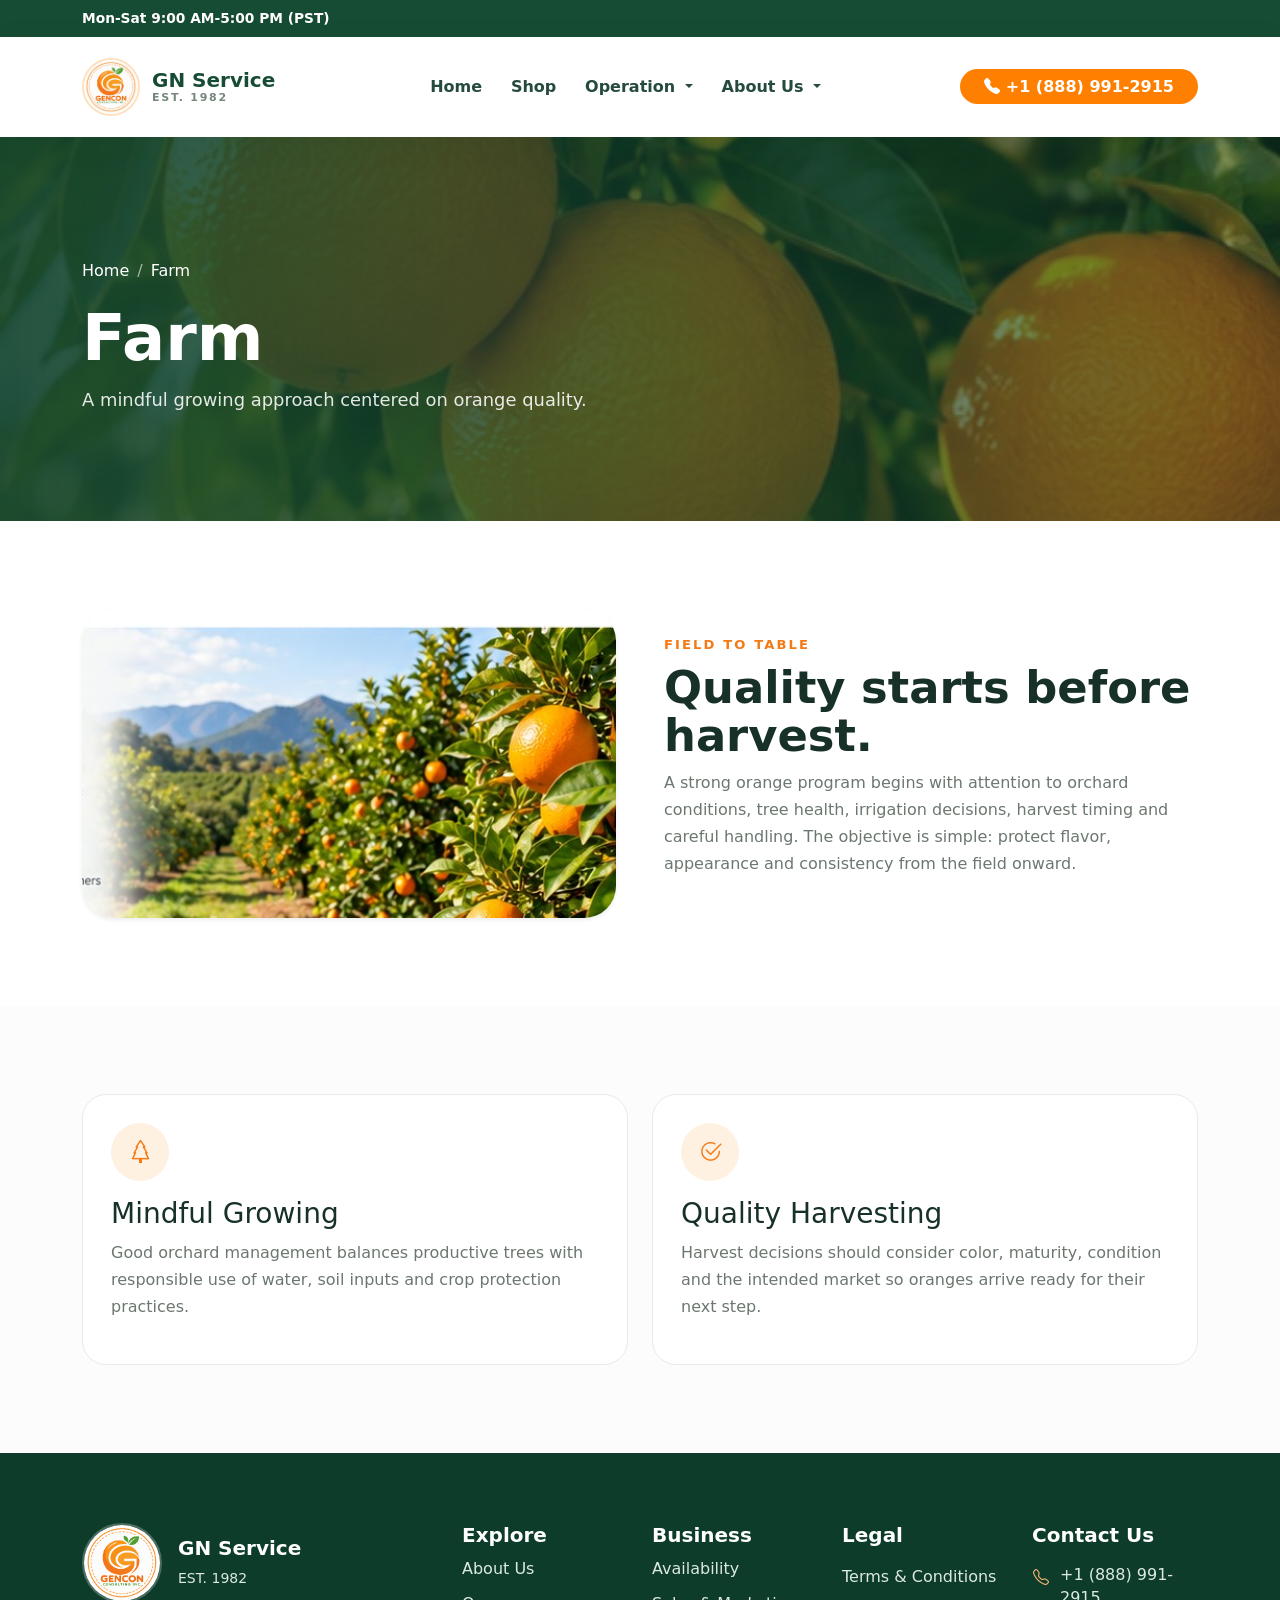
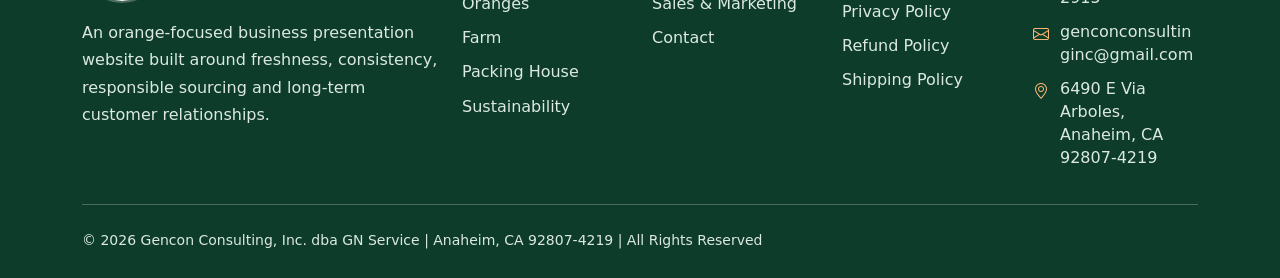
<file: farm.html>
<!DOCTYPE html>
<html lang="en">
 <head>
  <meta charset="utf-8"/>
  <meta content="width=device-width, initial-scale=1" name="viewport"/>
  <title>
   Farm | GN Service
  </title>
  <meta content="GN Service orange website" name="description"/>
  <link href="https://cdn.jsdelivr.net/npm/bootstrap@5.3.3/dist/css/bootstrap.min.css" rel="stylesheet"/>
  <link href="https://cdn.jsdelivr.net/npm/bootstrap-icons@1.11.3/font/bootstrap-icons.min.css" rel="stylesheet"/>
  <link href="assets/css/style.css" rel="stylesheet"/>
 </head>
 <body>
<div class="top-strip">
   <div class="container d-flex   gap-3 flex-wrap">
   
    <span>
     <a class="text-decoration-none text-white fw-bold">
            Mon-Sat 9:00 AM-5:00 PM (PST)
        </a>
    </span>
   </div>
  </div>

  <nav class="navbar navbar-expand-lg navbar-light sticky-top">
    <div class="container py-2">

        <a class="navbar-brand" href="/">
            <img
                alt="GN Service orange logo"
                class="brand-logo"
                src="assets/img/gencon-logo.jpg"
            />

            <span class="brand-name">
                GN Service
                <small>EST. 1982</small>
            </span>
        </a>

        <button
            aria-controls="mainNav"
            aria-expanded="false"
            aria-label="Toggle navigation"
            class="navbar-toggler border-0"
            data-bs-target="#mainNav"
            data-bs-toggle="collapse"
            type="button"
        >
            <span class="navbar-toggler-icon"></span>
        </button>

        <div class="collapse navbar-collapse" id="mainNav">

            <ul class="navbar-nav mx-auto align-items-lg-center">

                <li class="nav-item">
                    <a class="nav-link" href="/">Home</a>
                </li>

                <li class="nav-item">
                    <a class="nav-link" href="california-oranges.html">Shop</a>
                </li>

                <li class="nav-item dropdown">
                    <a
                        class="nav-link dropdown-toggle"
                        data-bs-toggle="dropdown"
                        href="#"
                        role="button"
                    >
                        Operation
                    </a>

                    <ul class="dropdown-menu border-0 shadow">
                        <li>
                            <a class="dropdown-item" href="oranges.html">
                                Oranges
                            </a>
                        </li>

                        <li>
                            <a class="dropdown-item" href="farm.html">
                                Farm
                            </a>
                        </li>

                        <li>
                            <a class="dropdown-item" href="packing-house.html">
                                Packing House
                            </a>
                        </li>

                        <li>
                            <a class="dropdown-item" href="seasonal-availability.html">
                                Seasonal Availability
                            </a>
                        </li>

                        <li>
                            <a class="dropdown-item" href="sales-marketing.html">
                                Sales &amp; Marketing
                            </a>
                        </li>

                        <li>
                            <a class="dropdown-item" href="sustainability.html">
                                Sustainability
                            </a>
                        </li>
                    </ul>
                </li>

                <li class="nav-item dropdown">
                    <a
                        class="nav-link dropdown-toggle"
                        data-bs-toggle="dropdown"
                        href="#"
                        role="button"
                    >
                        About Us
                    </a>

                    <ul class="dropdown-menu border-0 shadow">
                        <li>
                            <a class="dropdown-item" href="about.html">
                                About
                            </a>
                        </li>

                        <li>
                            <a class="dropdown-item" href="contact.html">
                                Contact US
                            </a>
                        </li>
                    </ul>
                </li>

               

            </ul>
        </div>
        <div>
           <!-- CART -->
                <span>
     <a href="tel:+18889912915" class="text-decoration-none text-white fw-bold px-4 py-2" style="background-color: #ff8000; border-radius: 30px;">
            <i class="bi bi-telephone-fill"></i>
            +1 (888) 991-2915
        </a>
    </span>
        </div>
    </div>
</nav>
  <section class="page-hero">
   <div class="container">
    <nav aria-label="breadcrumb">
     <ol class="breadcrumb mb-3">
      <li class="breadcrumb-item">
       <a href="/">
        Home
       </a>
      </li>
      <li aria-current="page" class="breadcrumb-item active">
       Farm
      </li>
     </ol>
    </nav>
    <h1>
     Farm
    </h1>
    <p>
     A mindful growing approach centered on orange quality.
    </p>
   </div>
  </section>
  <section class="section">
   <div class="container">
    <div class="row align-items-center g-5">
     <div class="col-lg-6">
      <img alt="Orange orchard row" class="rounded-5 shadow-sm w-100" src="assets/img/orchard-row.jpg"/>
     </div>
     <div class="col-lg-6">
      <div class="section-eyebrow">
       Field to Table
      </div>
      <h2 class="section-title mt-2">
       Quality starts before harvest.
      </h2>
      <p class="text-muted2">
       A strong orange program begins with attention to orchard conditions, tree health, irrigation decisions, harvest timing and careful handling. The objective is simple: protect flavor, appearance and consistency from the field onward.
      </p>
     </div>
    </div>
   </div>
  </section>
  <section class="section soft-bg">
   <div class="container">
    <div class="row g-4">
     <div class="col-md-6">
      <div class="feature-card">
       <div class="icon-badge">
        <i class="bi bi-tree">
        </i>
       </div>
       <h3>
        Mindful Growing
       </h3>
       <p class="text-muted2">
        Good orchard management balances productive trees with responsible use of water, soil inputs and crop protection practices.
       </p>
      </div>
     </div>
     <div class="col-md-6">
      <div class="feature-card">
       <div class="icon-badge">
        <i class="bi bi-check2-circle">
        </i>
       </div>
       <h3>
        Quality Harvesting
       </h3>
       <p class="text-muted2">
        Harvest decisions should consider color, maturity, condition and the intended market so oranges arrive ready for their next step.
       </p>
      </div>
     </div>
    </div>
   </div>
  </section>
  <footer class="footer mt-0">
   <div class="container">
    <div class="row g-4">
     <div class="col-lg-4">
      <div class="d-flex align-items-center gap-3 mb-3">
       <img alt="GN Service logo" class="footer-logo" src="assets/img/gencon-logo.jpg"/>
       <div>
        <h5 class="mb-1">
         GN Service
        </h5>
        <small>
         EST. 1982
        </small>
       </div>
      </div>
      <p class="mb-0">
       An orange-focused business presentation website built around freshness, consistency, responsible sourcing and long-term customer relationships.
      </p>
     </div>
     <div class="col-6 col-lg-2">
      <h5>
       Explore
      </h5>
      <a href="about.html">
       About Us
      </a>
      <a href="oranges.html">
       Oranges
      </a>
      <a href="farm.html">
       Farm
      </a>
      <a href="packing-house.html">
       Packing House
      </a>
      <a href="sustainability.html">
       Sustainability
      </a>
     </div>
     <div class="col-6 col-lg-2">
      <h5>
       Business
      </h5>
      <a href="seasonal-availability.html">
       Availability
      </a>
      <a href="sales-marketing.html">
       Sales &amp; Marketing
      </a>
      <a href="contact.html">
       Contact
      </a>
     </div>
     <div class="col-lg-4 footer-links-contact">
      <div class="row g-4">
       <div class="col-sm-6">
        <h5>
         Legal
        </h5>
        <a href="terms-and-conditions.html">
         Terms &amp; Conditions
        </a>
        <a href="privacy-policy.html">
         Privacy Policy
        </a>
        <a href="refund-policy.html">
         Refund Policy
        </a>
        <a href="shipping-information.html">
         Shipping Policy
        </a>
       </div>
       <div class="col-sm-6">
        <h5>
         Contact Us
        </h5>
        <div class="footer-contact">
         <div class="footer-contact-item">
          <i aria-hidden="true" class="bi bi-telephone">
          </i>
          <a href="tel:+18889912915">
           +1 (888) 991-2915
          </a>
         </div>
         <div class="footer-contact-item">
          <i aria-hidden="true" class="bi bi-envelope">
          </i>
          <a href="mailto:genconconsultinginc@gmail.com">
           genconconsultinginc@gmail.com
          </a>
         </div>
         <div class="footer-contact-item">
          <i aria-hidden="true" class="bi bi-geo-alt">
          </i>
          <span>
           6490 E Via Arboles, Anaheim, CA 92807-4219
          </span>
         </div>
        </div>
       </div>
      </div>
     </div>
    </div>
    <hr class="border-light opacity-25 my-4"/>
    <div class="d-flex justify-content-between flex-wrap gap-2 small">
     <span>
      © 2026 Gencon Consulting, Inc. dba GN Service | Anaheim, CA 92807-4219 | All Rights Reserved
     </span>
     
    </div>
   </div>
  </footer>
  <a aria-label="Back to top" class="back-to-top" href="#">
   <i class="bi bi-arrow-up">
   </i>
  </a>
  <script src="https://cdn.jsdelivr.net/npm/bootstrap@5.3.3/dist/js/bootstrap.bundle.min.js">
  </script>
  <script src="assets/js/main.js">
  </script>
 </body>
</html>
</file>
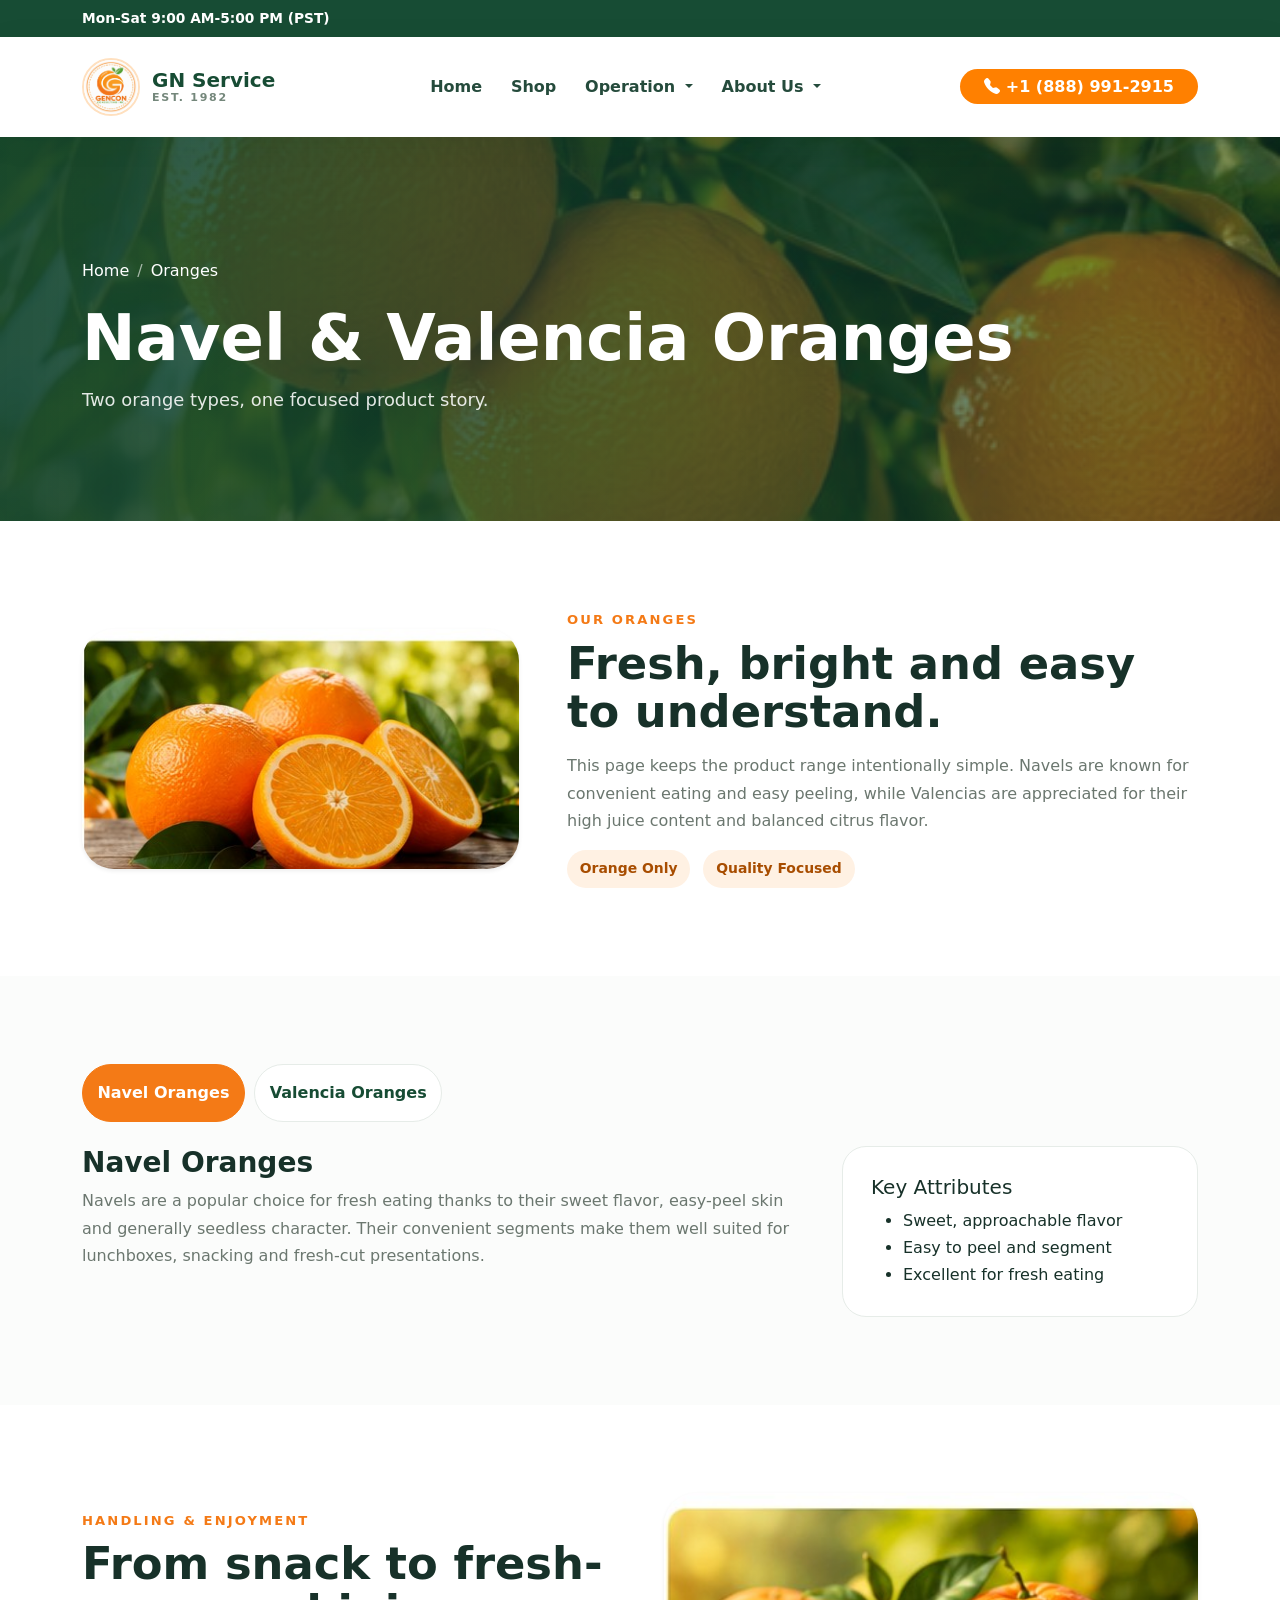
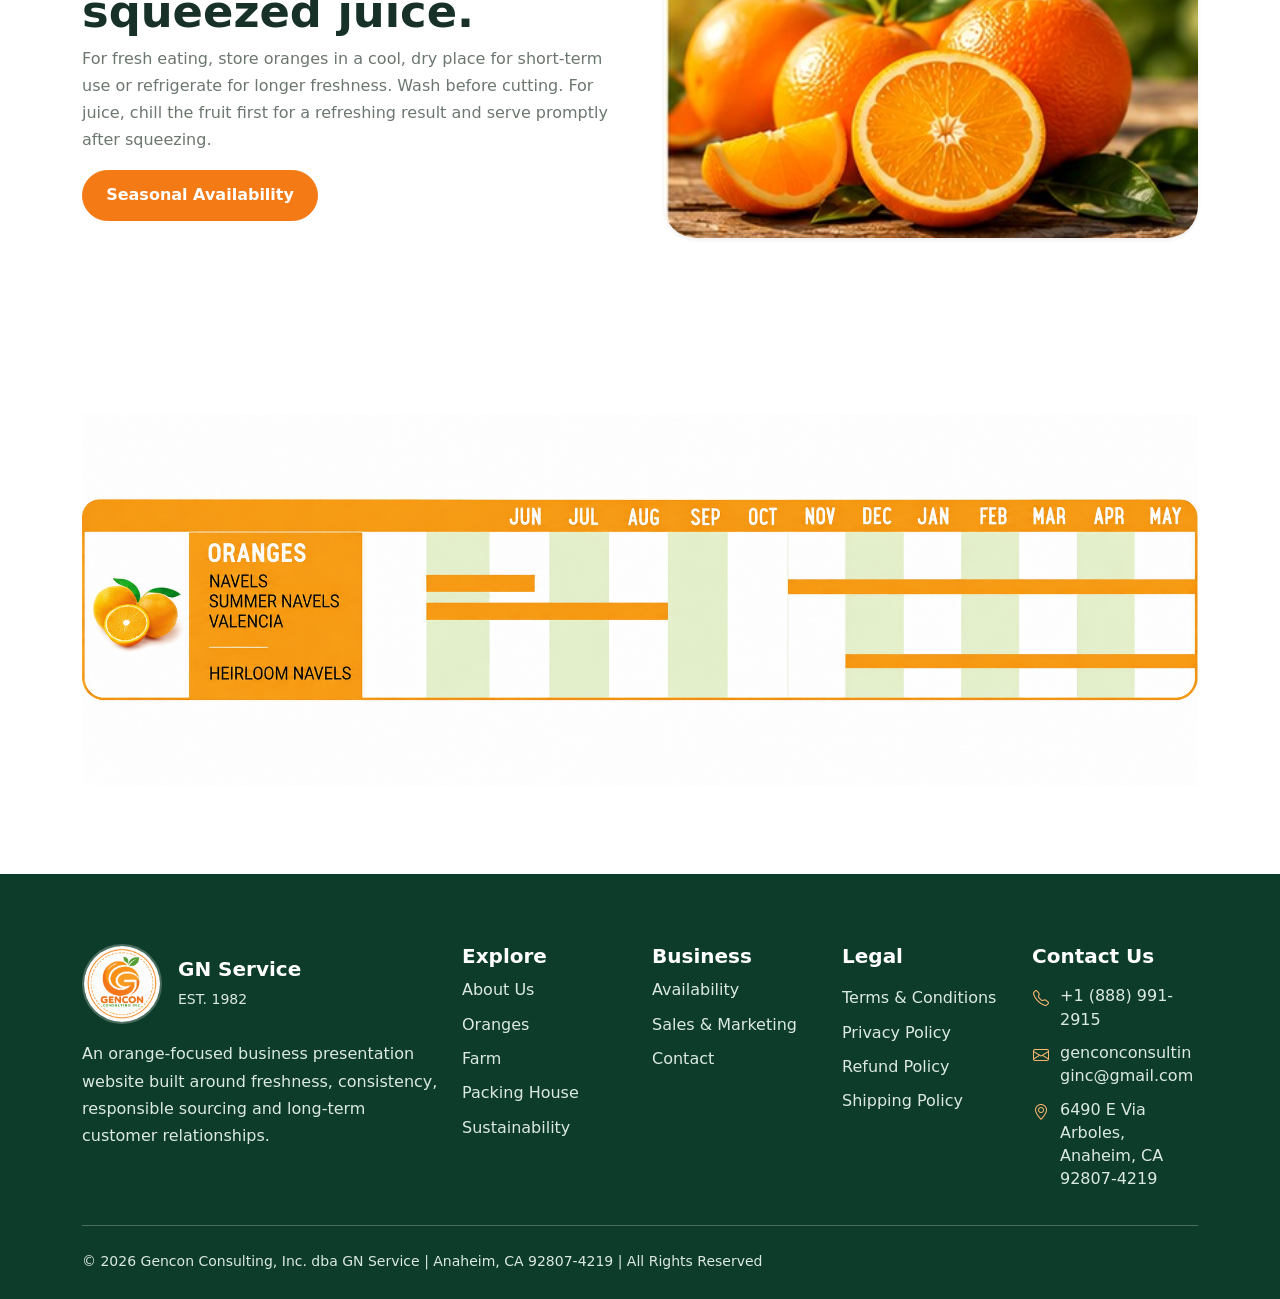
<file: oranges.html>
<!DOCTYPE html>
<html lang="en">
 <head>
  <meta charset="utf-8"/>
  <meta content="width=device-width, initial-scale=1" name="viewport"/>
  <title>
   Oranges | GN Service
  </title>
  <meta content="GN Service orange website" name="description"/>
  <link href="https://cdn.jsdelivr.net/npm/bootstrap@5.3.3/dist/css/bootstrap.min.css" rel="stylesheet"/>
  <link href="https://cdn.jsdelivr.net/npm/bootstrap-icons@1.11.3/font/bootstrap-icons.min.css" rel="stylesheet"/>
  <link href="assets/css/style.css" rel="stylesheet"/>
 </head>
 <body>
<div class="top-strip">
   <div class="container d-flex   gap-3 flex-wrap">
   
    <span>
     <a class="text-decoration-none text-white fw-bold">
            Mon-Sat 9:00 AM-5:00 PM (PST)
        </a>
    </span>
   </div>
  </div>

  <nav class="navbar navbar-expand-lg navbar-light sticky-top">
    <div class="container py-2">

        <a class="navbar-brand" href="/">
            <img
                alt="GN Service orange logo"
                class="brand-logo"
                src="assets/img/gencon-logo.jpg"
            />

            <span class="brand-name">
                GN Service
                <small>EST. 1982</small>
            </span>
        </a>

        <button
            aria-controls="mainNav"
            aria-expanded="false"
            aria-label="Toggle navigation"
            class="navbar-toggler border-0"
            data-bs-target="#mainNav"
            data-bs-toggle="collapse"
            type="button"
        >
            <span class="navbar-toggler-icon"></span>
        </button>

        <div class="collapse navbar-collapse" id="mainNav">

            <ul class="navbar-nav mx-auto align-items-lg-center">

                <li class="nav-item">
                    <a class="nav-link" href="/">Home</a>
                </li>

                <li class="nav-item">
                    <a class="nav-link" href="california-oranges.html">Shop</a>
                </li>

                <li class="nav-item dropdown">
                    <a
                        class="nav-link dropdown-toggle"
                        data-bs-toggle="dropdown"
                        href="#"
                        role="button"
                    >
                        Operation
                    </a>

                    <ul class="dropdown-menu border-0 shadow">
                        <li>
                            <a class="dropdown-item" href="oranges.html">
                                Oranges
                            </a>
                        </li>

                        <li>
                            <a class="dropdown-item" href="farm.html">
                                Farm
                            </a>
                        </li>

                        <li>
                            <a class="dropdown-item" href="packing-house.html">
                                Packing House
                            </a>
                        </li>

                        <li>
                            <a class="dropdown-item" href="seasonal-availability.html">
                                Seasonal Availability
                            </a>
                        </li>

                        <li>
                            <a class="dropdown-item" href="sales-marketing.html">
                                Sales &amp; Marketing
                            </a>
                        </li>

                        <li>
                            <a class="dropdown-item" href="sustainability.html">
                                Sustainability
                            </a>
                        </li>
                    </ul>
                </li>

                <li class="nav-item dropdown">
                    <a
                        class="nav-link dropdown-toggle"
                        data-bs-toggle="dropdown"
                        href="#"
                        role="button"
                    >
                        About Us
                    </a>

                    <ul class="dropdown-menu border-0 shadow">
                        <li>
                            <a class="dropdown-item" href="about.html">
                                About
                            </a>
                        </li>

                        <li>
                            <a class="dropdown-item" href="contact.html">
                                Contact US
                            </a>
                        </li>
                    </ul>
                </li>

               

            </ul>
        </div>
        <div>
           <!-- CART -->
                <span>
     <a href="tel:+18889912915" class="text-decoration-none text-white fw-bold px-4 py-2" style="background-color: #ff8000; border-radius: 30px;">
            <i class="bi bi-telephone-fill"></i>
            +1 (888) 991-2915
        </a>
    </span>
        </div>
    </div>
</nav>
  <section class="page-hero">
   <div class="container">
    <nav aria-label="breadcrumb">
     <ol class="breadcrumb mb-3">
      <li class="breadcrumb-item">
       <a href="/">
        Home
       </a>
      </li>
      <li aria-current="page" class="breadcrumb-item active">
       Oranges
      </li>
     </ol>
    </nav>
    <h1>
     Navel &amp; Valencia Oranges
    </h1>
    <p>
     Two orange types, one focused product story.
    </p>
   </div>
  </section>
  <section class="section">
   <div class="container">
    <div class="row g-5 align-items-center">
     <div class="col-lg-5">
      <img alt="Navel and Valencia oranges" class="rounded-5 shadow-sm w-100" src="assets/img/orange-halves.jpg"/>
     </div>
     <div class="col-lg-7">
      <div class="section-eyebrow">
       Our Oranges
      </div>
      <h2 class="section-title mt-2">
       Fresh, bright and easy to understand.
      </h2>
      <p class="text-muted2 mt-3">
       This page keeps the product range intentionally simple. Navels are known for convenient eating and easy peeling, while Valencias are appreciated for their high juice content and balanced citrus flavor.
      </p>
      <span class="info-chip me-2">
       Orange Only
      </span>
      <span class="info-chip">
       Quality Focused
      </span>
     </div>
    </div>
   </div>
  </section>
  <section class="section soft-bg">
   <div class="container">
    <ul class="nav orange-tabs mb-4" id="orangeTab" role="tablist">
     <li class="nav-item">
      <button class="nav-link active" data-bs-target="#navel" data-bs-toggle="tab" type="button">
       Navel Oranges
      </button>
     </li>
     <li class="nav-item">
      <button class="nav-link" data-bs-target="#valencia" data-bs-toggle="tab" type="button">
       Valencia Oranges
      </button>
     </li>
    </ul>
    <div class="tab-content">
     <div class="tab-pane fade show active" id="navel">
      <div class="row g-4">
       <div class="col-lg-8">
        <h3 class="fw-bold">
         Navel Oranges
        </h3>
        <p class="text-muted2">
         Navels are a popular choice for fresh eating thanks to their sweet flavor, easy-peel skin and generally seedless character. Their convenient segments make them well suited for lunchboxes, snacking and fresh-cut presentations.
        </p>
       </div>
       <div class="col-lg-4">
        <div class="feature-card">
         <h5>
          Key Attributes
         </h5>
         <ul class="mb-0">
          <li>
           Sweet, approachable flavor
          </li>
          <li>
           Easy to peel and segment
          </li>
          <li>
           Excellent for fresh eating
          </li>
         </ul>
        </div>
       </div>
      </div>
     </div>
     <div class="tab-pane fade" id="valencia">
      <div class="row g-4">
       <div class="col-lg-8">
        <h3 class="fw-bold">
         Valencia Oranges
        </h3>
        <p class="text-muted2">
         Valencias are especially valued for juicing because of their abundant juice and refreshing citrus profile. They can also be enjoyed fresh and work well in recipes, drinks and foodservice applications.
        </p>
       </div>
       <div class="col-lg-4">
        <div class="feature-card">
         <h5>
          Key Attributes
         </h5>
         <ul class="mb-0">
          <li>
           Excellent juice yield
          </li>
          <li>
           Refreshing citrus taste
          </li>
          <li>
           Versatile for foodservice
          </li>
         </ul>
        </div>
       </div>
      </div>
     </div>
    </div>
   </div>
  </section>
  
  
  <section class="section">
   <div class="container">
    <div class="row align-items-center g-5">
     <div class="col-lg-6">
      <div class="section-eyebrow">
       Handling &amp; Enjoyment
      </div>
      <h2 class="section-title mt-2">
       From snack to fresh-squeezed juice.
      </h2>
      <p class="text-muted2">
       For fresh eating, store oranges in a cool, dry place for short-term use or refrigerate for longer freshness. Wash before cutting. For juice, chill the fruit first for a refreshing result and serve promptly after squeezing.
      </p>
      <a class="btn btn-orange" href="seasonal-availability.html">
       Seasonal Availability
      </a>
     </div>
     <div class="col-lg-6">
      <img alt="Fresh oranges ready to eat" class="rounded-5 shadow-sm w-100" src="assets/img/fresh-oranges.jpg"/>
     </div>
    </div>
   </div>
  </section>
  <section class="section">
   <div class="container">
      <img src="./assets/img/0e4ab189-a28b-4d13-abbe-1bcadbe6a85e.png" alt="">
   </div>
   </div>
      </section>
  <footer class="footer mt-0">
   <div class="container">
    <div class="row g-4">
     <div class="col-lg-4">
      <div class="d-flex align-items-center gap-3 mb-3">
       <img alt="GN Service logo" class="footer-logo" src="assets/img/gencon-logo.jpg"/>
       <div>
        <h5 class="mb-1">
         GN Service
        </h5>
        <small>
         EST. 1982
        </small>
       </div>
      </div>
      <p class="mb-0">
       An orange-focused business presentation website built around freshness, consistency, responsible sourcing and long-term customer relationships.
      </p>
     </div>
     <div class="col-6 col-lg-2">
      <h5>
       Explore
      </h5>
      <a href="about.html">
       About Us
      </a>
      <a href="oranges.html">
       Oranges
      </a>
      <a href="farm.html">
       Farm
      </a>
      <a href="packing-house.html">
       Packing House
      </a>
      <a href="sustainability.html">
       Sustainability
      </a>
     </div>
     <div class="col-6 col-lg-2">
      <h5>
       Business
      </h5>
      <a href="seasonal-availability.html">
       Availability
      </a>
      <a href="sales-marketing.html">
       Sales &amp; Marketing
      </a>
      <a href="contact.html">
       Contact
      </a>
     </div>
     <div class="col-lg-4 footer-links-contact">
      <div class="row g-4">
       <div class="col-sm-6">
        <h5>
         Legal
        </h5>
        <a href="terms-and-conditions.html">
         Terms &amp; Conditions
        </a>
        <a href="privacy-policy.html">
         Privacy Policy
        </a>
        <a href="refund-policy.html">
         Refund Policy
        </a>
        <a href="shipping-information.html">
         Shipping Policy
        </a>
       </div>
       <div class="col-sm-6">
        <h5>
         Contact Us
        </h5>
        <div class="footer-contact">
         <div class="footer-contact-item">
          <i aria-hidden="true" class="bi bi-telephone">
          </i>
          <a href="tel:+18889912915">
           +1 (888) 991-2915
          </a>
         </div>
         <div class="footer-contact-item">
          <i aria-hidden="true" class="bi bi-envelope">
          </i>
          <a href="mailto:genconconsultinginc@gmail.com">
           genconconsultinginc@gmail.com
          </a>
         </div>
         <div class="footer-contact-item">
          <i aria-hidden="true" class="bi bi-geo-alt">
          </i>
          <span>
           6490 E Via Arboles, Anaheim, CA 92807-4219
          </span>
         </div>
        </div>
       </div>
      </div>
     </div>
    </div>
    <hr class="border-light opacity-25 my-4"/>
    <div class="d-flex justify-content-between flex-wrap gap-2 small">
     <span>
      © 2026 Gencon Consulting, Inc. dba GN Service | Anaheim, CA 92807-4219 | All Rights Reserved
     </span>
     
    </div>
   </div>
  </footer>
  <a aria-label="Back to top" class="back-to-top" href="#">
   <i class="bi bi-arrow-up">
   </i>
  </a>
  <script src="https://cdn.jsdelivr.net/npm/bootstrap@5.3.3/dist/js/bootstrap.bundle.min.js">
  </script>
  <script src="assets/js/main.js">
  </script>
 </body>
</html>
</file>
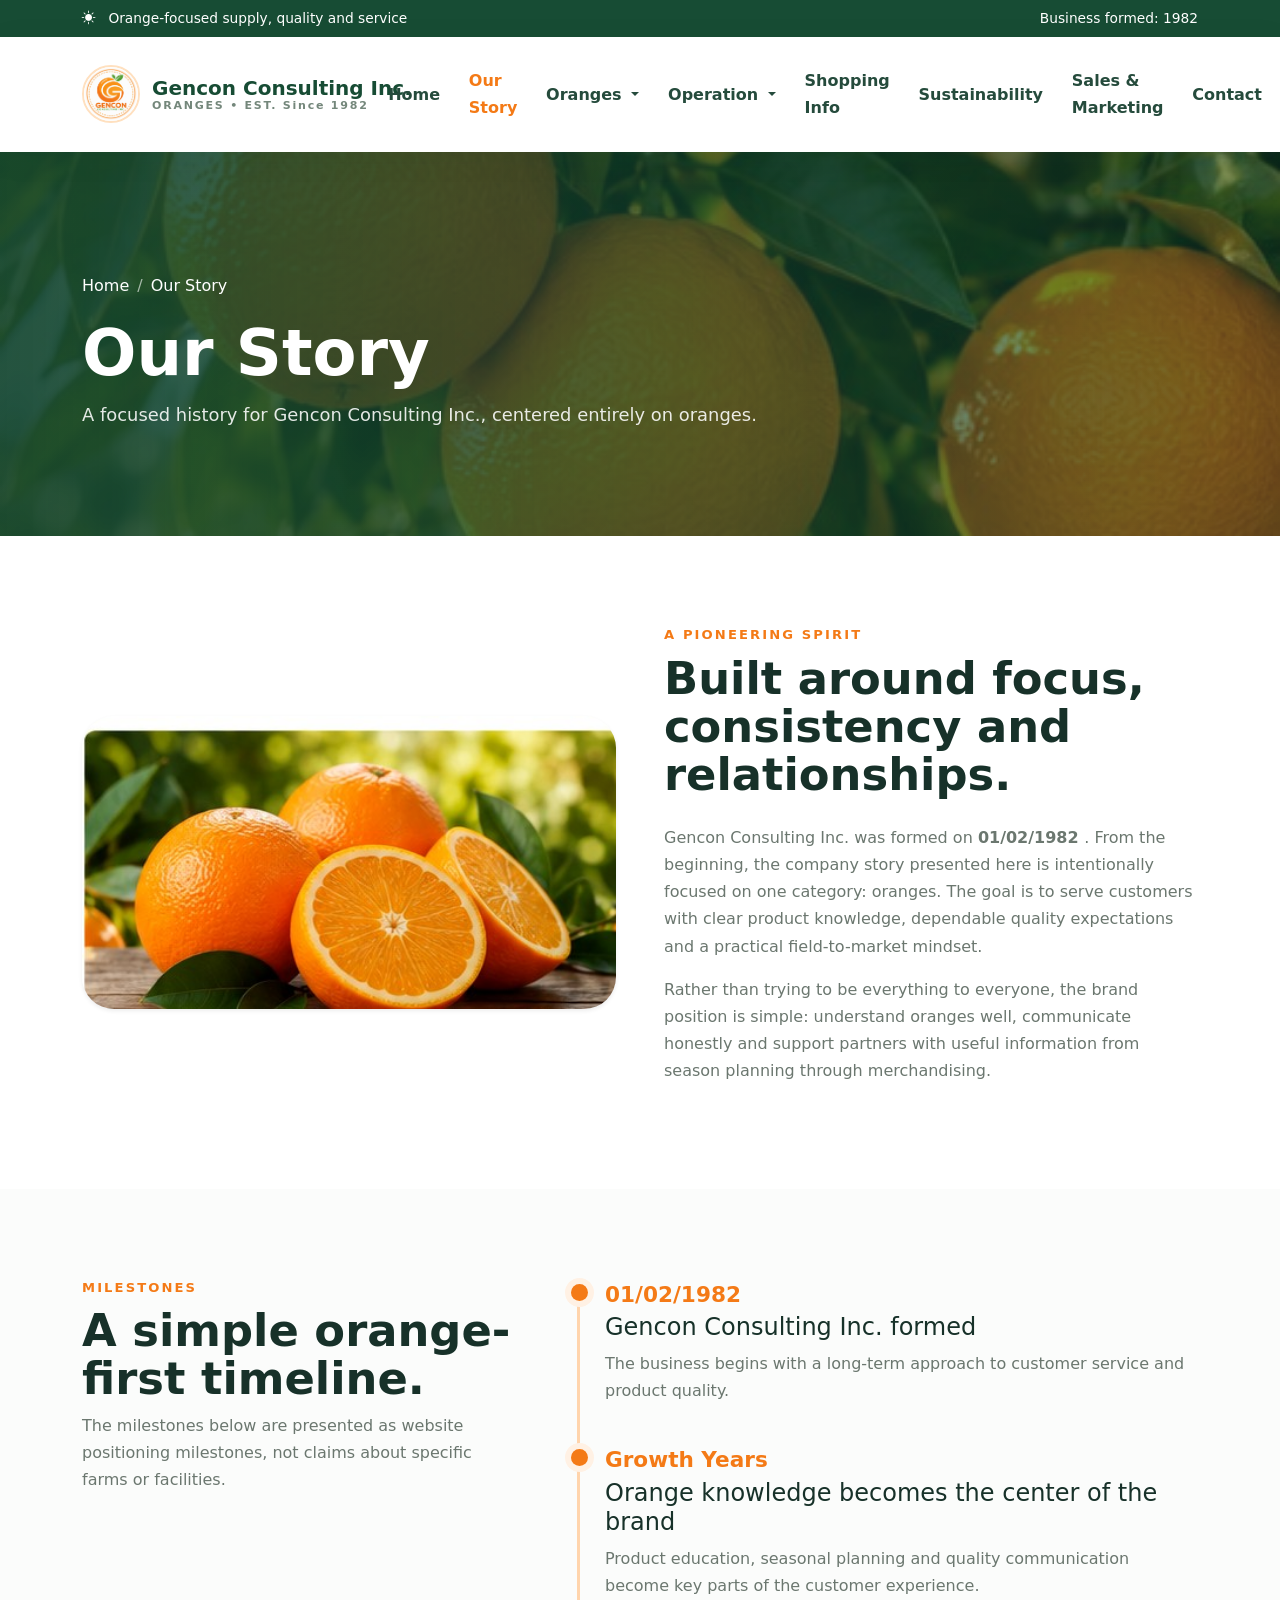
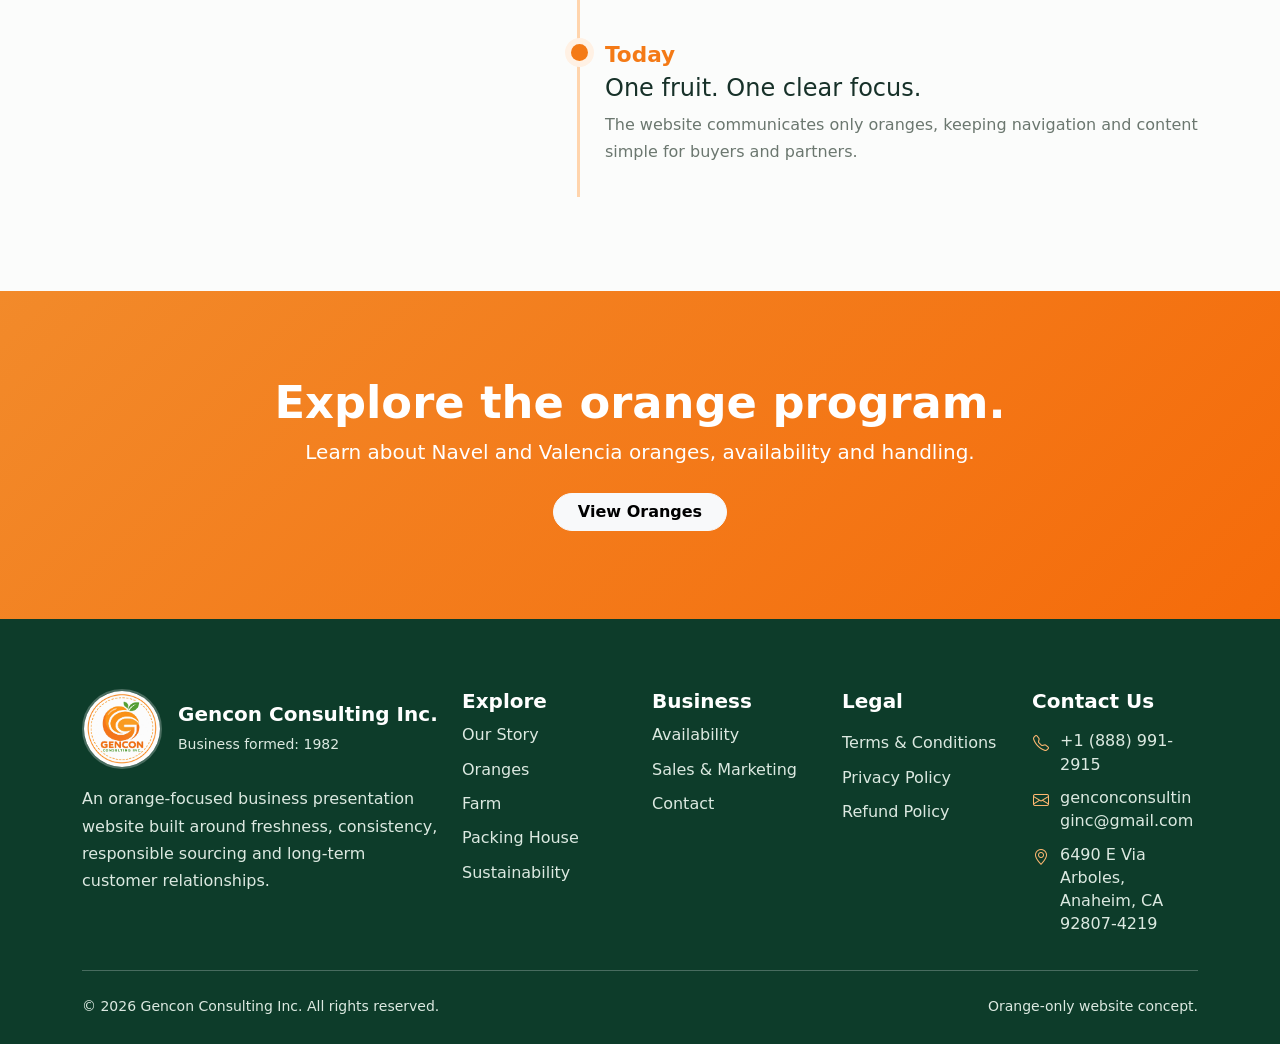
<file: our-story.html>
<!DOCTYPE html>
<html lang="en">
 <head>
  <meta charset="utf-8"/>
  <meta content="width=device-width, initial-scale=1" name="viewport"/>
  <title>
   Our Story | Gencon Consulting Inc.
  </title>
  <meta content="Gencon Consulting Inc. orange website" name="description"/>
  <link href="https://cdn.jsdelivr.net/npm/bootstrap@5.3.3/dist/css/bootstrap.min.css" rel="stylesheet"/>
  <link href="https://cdn.jsdelivr.net/npm/bootstrap-icons@1.11.3/font/bootstrap-icons.min.css" rel="stylesheet"/>
  <link href="assets/css/style.css" rel="stylesheet"/>
 </head>
 <body>
  <div class="top-strip">
   <div class="container d-flex justify-content-between gap-3 flex-wrap">
    <span>
     <i class="bi bi-sun-fill me-2">
     </i>
     Orange-focused supply, quality and service
    </span>
    <span>
     Business formed: 1982
    </span>
   </div>
  </div>
  <nav class="navbar navbar-expand-lg navbar-light sticky-top">
   <div class="container py-2">
    <a class="navbar-brand" href="index.html">
     <img alt="Gencon Consulting Inc. orange logo" class="brand-logo" src="assets/img/gencon-logo.jpg"/>
     <span class="brand-name">
      Gencon Consulting Inc.
      <small>
       ORANGES • EST. Since 1982
      </small>
     </span>
    </a>
    <button aria-controls="mainNav" aria-expanded="false" aria-label="Toggle navigation" class="navbar-toggler border-0" data-bs-target="#mainNav" data-bs-toggle="collapse" type="button">
     <span class="navbar-toggler-icon">
     </span>
    </button>
    <div class="collapse navbar-collapse" id="mainNav">
     <ul class="navbar-nav ms-auto align-items-lg-center">
      <li class="nav-item">
       <a class="nav-link" href="index.html">
        Home
       </a>
      </li>
      <li class="nav-item">
       <a class="nav-link active" href="our-story.html">
        Our Story
       </a>
      </li>
      <li class="nav-item dropdown">
       <a class="nav-link dropdown-toggle" data-bs-toggle="dropdown" href="#" role="button" aria-expanded="false">
        Oranges
       </a>
       <ul class="dropdown-menu border-0 shadow">
        <li><a class="dropdown-item" href="oranges.html">Oranges</a></li>
        <li><a class="dropdown-item" href="california-oranges.html">California Oranges</a></li>
       </ul>
      </li>
      <li class="nav-item dropdown">
       <a class="nav-link dropdown-toggle" data-bs-toggle="dropdown" href="#" role="button">
        Operation
       </a>
       <ul class="dropdown-menu border-0 shadow">
        <li>
         <a class="dropdown-item" href="farm.html">
          Farm
         </a>
        </li>
        <li>
         <a class="dropdown-item" href="packing-house.html">
          Packing House
         </a>
        </li>
        <li>
         <a class="dropdown-item" href="seasonal-availability.html">
          Seasonal Availability
         </a>
        </li>
       </ul>
      </li>
      <li class="nav-item">
       <a class="nav-link" href="shipping-information.html">
        Shopping Info
       </a>
      </li>
<li class="nav-item">
       <a class="nav-link" href="sustainability.html">
        Sustainability
       </a>
      </li>
      <li class="nav-item">
       <a class="nav-link" href="sales-marketing.html">
        Sales &amp; Marketing
       </a>
      </li>
      <li class="nav-item">
       <a class="nav-link" href="contact.html">
        Contact
       </a>
      </li>
     </ul>
    </div>
   </div>
  </nav>
  <section class="page-hero">
   <div class="container">
    <nav aria-label="breadcrumb">
     <ol class="breadcrumb mb-3">
      <li class="breadcrumb-item">
       <a href="index.html">
        Home
       </a>
      </li>
      <li aria-current="page" class="breadcrumb-item active">
       Our Story
      </li>
     </ol>
    </nav>
    <h1>
     Our Story
    </h1>
    <p>
     A focused history for Gencon Consulting Inc., centered entirely on oranges.
    </p>
   </div>
  </section>
  <section class="section">
   <div class="container">
    <div class="row g-5 align-items-center">
     <div class="col-lg-6">
      <img alt="Fresh cut oranges" class="rounded-5 shadow-sm w-100" src="assets/img/orange-halves.jpg"/>
     </div>
     <div class="col-lg-6">
      <div class="section-eyebrow">
       A Pioneering Spirit
      </div>
      <h2 class="section-title mt-2">
       Built around focus, consistency and relationships.
      </h2>
      <p class="text-muted2 mt-4">
       Gencon Consulting Inc. was formed on
       <strong>
        01/02/1982
       </strong>
       . From the beginning, the company story presented here is intentionally focused on one category: oranges. The goal is to serve customers with clear product knowledge, dependable quality expectations and a practical field-to-market mindset.
      </p>
      <p class="text-muted2">
       Rather than trying to be everything to everyone, the brand position is simple: understand oranges well, communicate honestly and support partners with useful information from season planning through merchandising.
      </p>
     </div>
    </div>
   </div>
  </section>
  <section class="section soft-bg">
   <div class="container">
    <div class="row g-5">
     <div class="col-lg-5">
      <div class="section-eyebrow">
       Milestones
      </div>
      <h2 class="section-title mt-2">
       A simple orange-first timeline.
      </h2>
      <p class="text-muted2">
       The milestones below are presented as website positioning milestones, not claims about specific farms or facilities.
      </p>
     </div>
     <div class="col-lg-7">
      <div class="timeline">
       <div class="timeline-item">
        <div class="timeline-year">
         01/02/1982
        </div>
        <h4>
         Gencon Consulting Inc. formed
        </h4>
        <p class="text-muted2 mb-0">
         The business begins with a long-term approach to customer service and product quality.
        </p>
       </div>
       <div class="timeline-item">
        <div class="timeline-year">
         Growth Years
        </div>
        <h4>
         Orange knowledge becomes the center of the brand
        </h4>
        <p class="text-muted2 mb-0">
         Product education, seasonal planning and quality communication become key parts of the customer experience.
        </p>
       </div>
       <div class="timeline-item">
        <div class="timeline-year">
         Today
        </div>
        <h4>
         One fruit. One clear focus.
        </h4>
        <p class="text-muted2 mb-0">
         The website communicates only oranges, keeping navigation and content simple for buyers and partners.
        </p>
       </div>
      </div>
     </div>
    </div>
   </div>
  </section>
  <section class="section band-orange">
   <div class="container text-center">
    <h2 class="section-title text-white">
     Explore the orange program.
    </h2>
    <p class="lead mb-4">
     Learn about Navel and Valencia oranges, availability and handling.
    </p>
    <a class="btn btn-light rounded-pill fw-bold px-4" href="oranges.html">
     View Oranges
    </a>
   </div>
  </section>
  <footer class="footer mt-0">
   <div class="container">
    <div class="row g-4">
     <div class="col-lg-4">
      <div class="d-flex align-items-center gap-3 mb-3">
       <img alt="Gencon Consulting Inc. logo" class="footer-logo" src="assets/img/gencon-logo.jpg"/>
       <div>
        <h5 class="mb-1">
         Gencon Consulting Inc.
        </h5>
        <small>
         Business formed: 1982
        </small>
       </div>
      </div>
      <p class="mb-0">
       An orange-focused business presentation website built around freshness, consistency, responsible sourcing and long-term customer relationships.
      </p>
     </div>
     <div class="col-6 col-lg-2">
      <h5>
       Explore
      </h5>
      <a href="our-story.html">
       Our Story
      </a>
      <a href="oranges.html">
       Oranges
      </a>
      <a href="farm.html">
       Farm
      </a>
      <a href="packing-house.html">
       Packing House
      </a>
      <a href="sustainability.html">
       Sustainability
      </a>
     </div>
     <div class="col-6 col-lg-2">
      <h5>
       Business
      </h5>
      <a href="seasonal-availability.html">
       Availability
      </a>
      <a href="sales-marketing.html">
       Sales &amp; Marketing
      </a>
      <a href="contact.html">
       Contact
      </a>
     </div>
     <div class="col-lg-4 footer-links-contact">
      <div class="row g-4">
       <div class="col-sm-6">
        <h5>
         Legal
        </h5>
        <a href="terms-and-conditions.html">
         Terms &amp; Conditions
        </a>
        <a href="privacy-policy.html">
         Privacy Policy
        </a>
        <a href="refund-policy.html">
         Refund Policy
        </a>
       </div>
       <div class="col-sm-6">
        <h5>
         Contact Us
        </h5>
        <div class="footer-contact">
         <div class="footer-contact-item">
          <i aria-hidden="true" class="bi bi-telephone">
          </i>
          <a href="tel:+18889912915">
           +1 (888) 991-2915
          </a>
         </div>
         <div class="footer-contact-item">
          <i aria-hidden="true" class="bi bi-envelope">
          </i>
          <a href="mailto:genconconsultinginc@gmail.com">
           genconconsultinginc@gmail.com
          </a>
         </div>
         <div class="footer-contact-item">
          <i aria-hidden="true" class="bi bi-geo-alt">
          </i>
          <span>
           6490 E Via Arboles, Anaheim, CA 92807-4219
          </span>
         </div>
        </div>
       </div>
      </div>
     </div>
    </div>
    <hr class="border-light opacity-25 my-4"/>
    <div class="d-flex justify-content-between flex-wrap gap-2 small">
     <span>
      © 2026 Gencon Consulting Inc. All rights reserved.
     </span>
     <span>
      Orange-only website concept.
     </span>
    </div>
   </div>
  </footer>
  <a aria-label="Back to top" class="back-to-top" href="#">
   <i class="bi bi-arrow-up">
   </i>
  </a>
  <script src="https://cdn.jsdelivr.net/npm/bootstrap@5.3.3/dist/js/bootstrap.bundle.min.js">
  </script>
  <script src="assets/js/main.js">
  </script>
 </body>
</html>
</file>
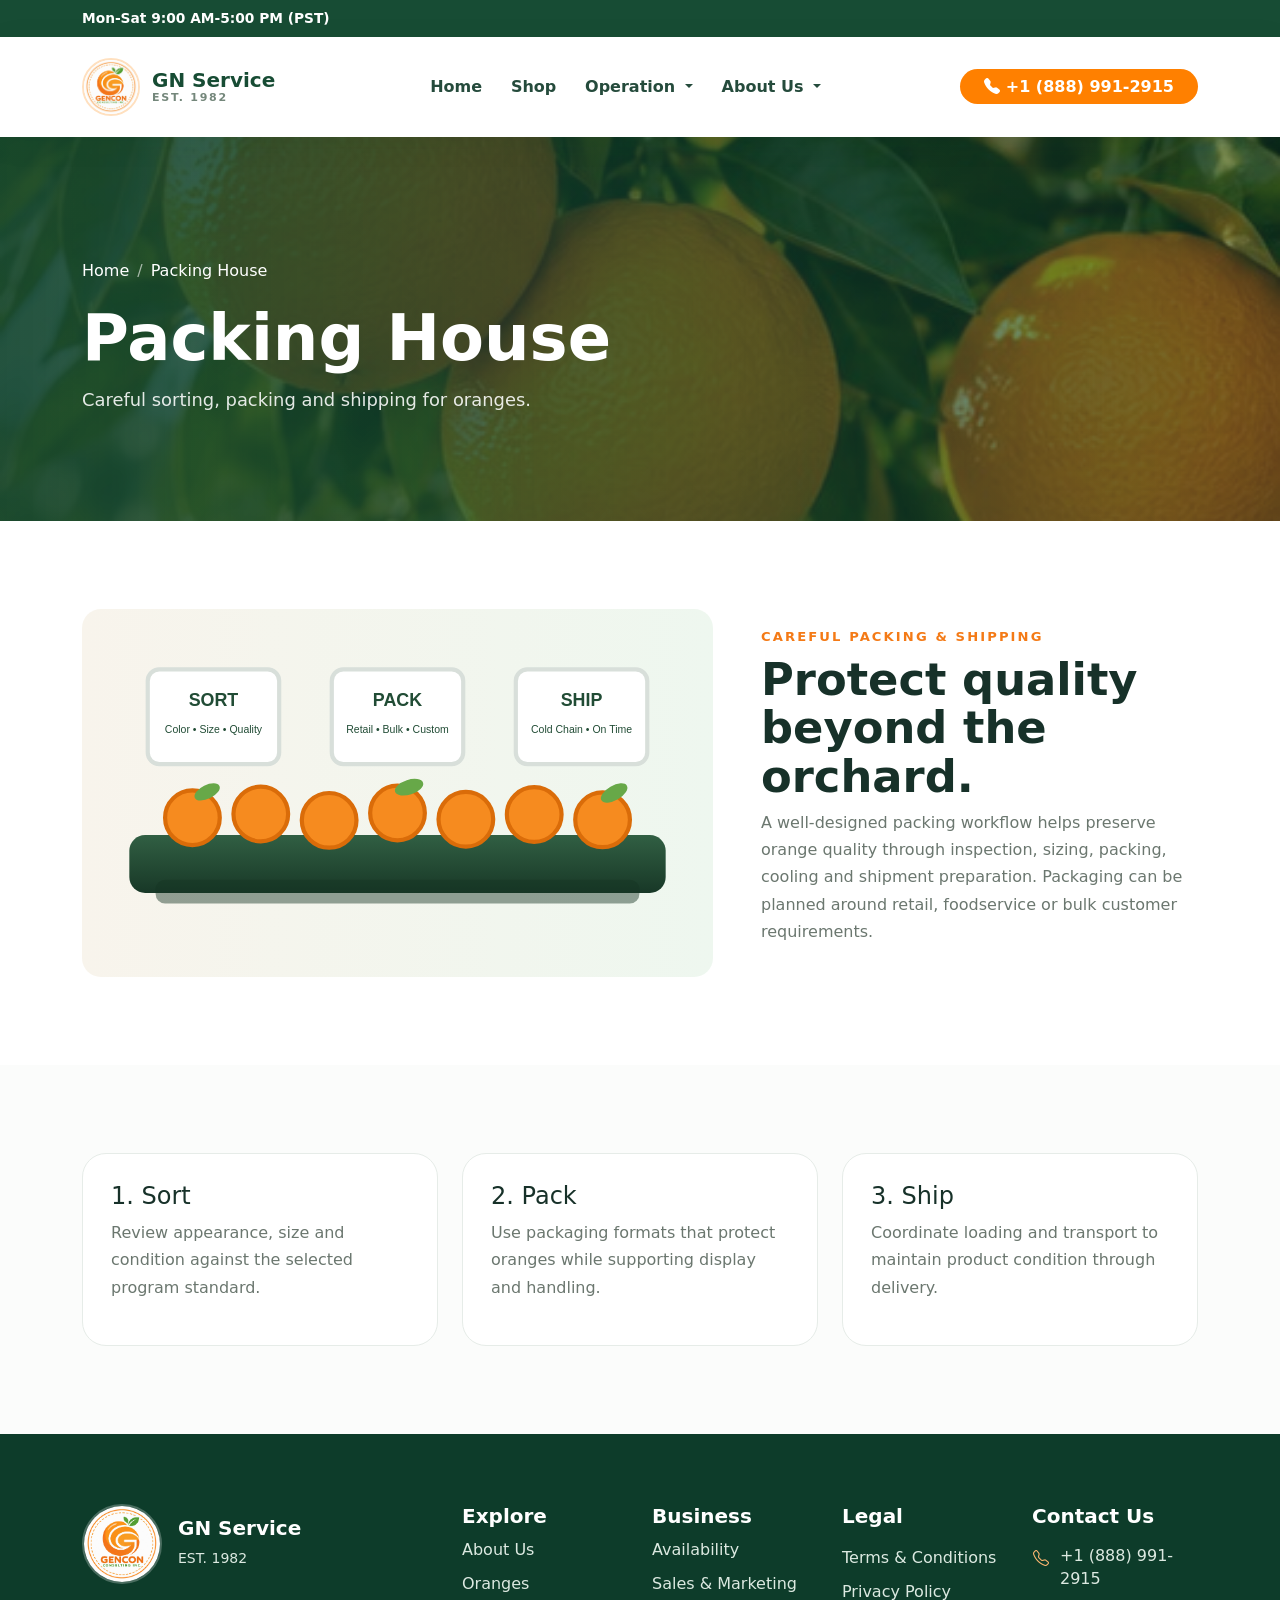
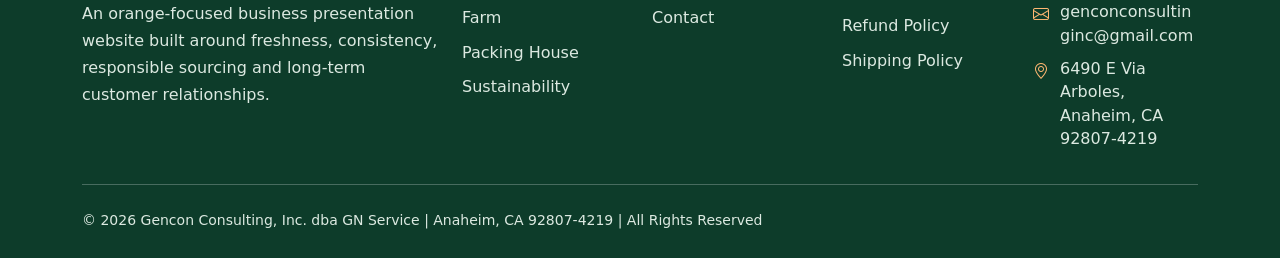
<file: packing-house.html>
<!DOCTYPE html>
<html lang="en">
 <head>
  <meta charset="utf-8"/>
  <meta content="width=device-width, initial-scale=1" name="viewport"/>
  <title>
   Packing House | GN Service
  </title>
  <meta content="GN Service orange website" name="description"/>
  <link href="https://cdn.jsdelivr.net/npm/bootstrap@5.3.3/dist/css/bootstrap.min.css" rel="stylesheet"/>
  <link href="https://cdn.jsdelivr.net/npm/bootstrap-icons@1.11.3/font/bootstrap-icons.min.css" rel="stylesheet"/>
  <link href="assets/css/style.css" rel="stylesheet"/>
 </head>
 <body>
<div class="top-strip">
   <div class="container d-flex   gap-3 flex-wrap">
   
    <span>
     <a class="text-decoration-none text-white fw-bold">
            Mon-Sat 9:00 AM-5:00 PM (PST)
        </a>
    </span>
   </div>
  </div>

  <nav class="navbar navbar-expand-lg navbar-light sticky-top">
    <div class="container py-2">

        <a class="navbar-brand" href="/">
            <img
                alt="GN Service orange logo"
                class="brand-logo"
                src="assets/img/gencon-logo.jpg"
            />

            <span class="brand-name">
                GN Service
                <small>EST. 1982</small>
            </span>
        </a>

        <button
            aria-controls="mainNav"
            aria-expanded="false"
            aria-label="Toggle navigation"
            class="navbar-toggler border-0"
            data-bs-target="#mainNav"
            data-bs-toggle="collapse"
            type="button"
        >
            <span class="navbar-toggler-icon"></span>
        </button>

        <div class="collapse navbar-collapse" id="mainNav">

            <ul class="navbar-nav mx-auto align-items-lg-center">

                <li class="nav-item">
                    <a class="nav-link" href="/">Home</a>
                </li>

                <li class="nav-item">
                    <a class="nav-link" href="california-oranges.html">Shop</a>
                </li>

                <li class="nav-item dropdown">
                    <a
                        class="nav-link dropdown-toggle"
                        data-bs-toggle="dropdown"
                        href="#"
                        role="button"
                    >
                        Operation
                    </a>

                    <ul class="dropdown-menu border-0 shadow">
                        <li>
                            <a class="dropdown-item" href="oranges.html">
                                Oranges
                            </a>
                        </li>

                        <li>
                            <a class="dropdown-item" href="farm.html">
                                Farm
                            </a>
                        </li>

                        <li>
                            <a class="dropdown-item" href="packing-house.html">
                                Packing House
                            </a>
                        </li>

                        <li>
                            <a class="dropdown-item" href="seasonal-availability.html">
                                Seasonal Availability
                            </a>
                        </li>

                        <li>
                            <a class="dropdown-item" href="sales-marketing.html">
                                Sales &amp; Marketing
                            </a>
                        </li>

                        <li>
                            <a class="dropdown-item" href="sustainability.html">
                                Sustainability
                            </a>
                        </li>
                    </ul>
                </li>

                <li class="nav-item dropdown">
                    <a
                        class="nav-link dropdown-toggle"
                        data-bs-toggle="dropdown"
                        href="#"
                        role="button"
                    >
                        About Us
                    </a>

                    <ul class="dropdown-menu border-0 shadow">
                        <li>
                            <a class="dropdown-item" href="about.html">
                                About
                            </a>
                        </li>

                        <li>
                            <a class="dropdown-item" href="contact.html">
                                Contact US
                            </a>
                        </li>
                    </ul>
                </li>

               

            </ul>
        </div>
        <div>
           <!-- CART -->
                <span>
     <a href="tel:+18889912915" class="text-decoration-none text-white fw-bold px-4 py-2" style="background-color: #ff8000; border-radius: 30px;">
            <i class="bi bi-telephone-fill"></i>
            +1 (888) 991-2915
        </a>
    </span>
        </div>
    </div>
</nav>
  <section class="page-hero">
   <div class="container">
    <nav aria-label="breadcrumb">
     <ol class="breadcrumb mb-3">
      <li class="breadcrumb-item">
       <a href="/">
        Home
       </a>
      </li>
      <li aria-current="page" class="breadcrumb-item active">
       Packing House
      </li>
     </ol>
    </nav>
    <h1>
     Packing House
    </h1>
    <p>
     Careful sorting, packing and shipping for oranges.
    </p>
   </div>
  </section>
  <section class="section">
   <div class="container">
    <div class="row align-items-center g-5">
     <div class="col-lg-7">
      <img alt="Orange packing line illustration" class="w-100" src="assets/img/packing-line.svg"/>
     </div>
     <div class="col-lg-5">
      <div class="section-eyebrow">
       Careful Packing &amp; Shipping
      </div>
      <h2 class="section-title mt-2">
       Protect quality beyond the orchard.
      </h2>
      <p class="text-muted2">
       A well-designed packing workflow helps preserve orange quality through inspection, sizing, packing, cooling and shipment preparation. Packaging can be planned around retail, foodservice or bulk customer requirements.
      </p>
     </div>
    </div>
   </div>
  </section>
  <section class="section soft-bg">
   <div class="container">
    <div class="row g-4">
     <div class="col-lg-4">
      <div class="feature-card">
       <h4>
        1. Sort
       </h4>
       <p class="text-muted2">
        Review appearance, size and condition against the selected program standard.
       </p>
      </div>
     </div>
     <div class="col-lg-4">
      <div class="feature-card">
       <h4>
        2. Pack
       </h4>
       <p class="text-muted2">
        Use packaging formats that protect oranges while supporting display and handling.
       </p>
      </div>
     </div>
     <div class="col-lg-4">
      <div class="feature-card">
       <h4>
        3. Ship
       </h4>
       <p class="text-muted2">
        Coordinate loading and transport to maintain product condition through delivery.
       </p>
      </div>
     </div>
    </div>
   </div>
  </section>
  <footer class="footer mt-0">
   <div class="container">
    <div class="row g-4">
     <div class="col-lg-4">
      <div class="d-flex align-items-center gap-3 mb-3">
       <img alt="GN Service logo" class="footer-logo" src="assets/img/gencon-logo.jpg"/>
       <div>
        <h5 class="mb-1">
         GN Service
        </h5>
        <small>
         EST. 1982
        </small>
       </div>
      </div>
      <p class="mb-0">
       An orange-focused business presentation website built around freshness, consistency, responsible sourcing and long-term customer relationships.
      </p>
     </div>
     <div class="col-6 col-lg-2">
      <h5>
       Explore
      </h5>
      <a href="about.html">
       About Us
      </a>
      <a href="oranges.html">
       Oranges
      </a>
      <a href="farm.html">
       Farm
      </a>
      <a href="packing-house.html">
       Packing House
      </a>
      <a href="sustainability.html">
       Sustainability
      </a>
     </div>
     <div class="col-6 col-lg-2">
      <h5>
       Business
      </h5>
      <a href="seasonal-availability.html">
       Availability
      </a>
      <a href="sales-marketing.html">
       Sales &amp; Marketing
      </a>
      <a href="contact.html">
       Contact
      </a>
     </div>
     <div class="col-lg-4 footer-links-contact">
      <div class="row g-4">
       <div class="col-sm-6">
        <h5>
         Legal
        </h5>
        <a href="terms-and-conditions.html">
         Terms &amp; Conditions
        </a>
        <a href="privacy-policy.html">
         Privacy Policy
        </a>
        <a href="refund-policy.html">
         Refund Policy
        </a>
        <a href="shipping-information.html">
         Shipping Policy
        </a>
       </div>
       <div class="col-sm-6">
        <h5>
         Contact Us
        </h5>
        <div class="footer-contact">
         <div class="footer-contact-item">
          <i aria-hidden="true" class="bi bi-telephone">
          </i>
          <a href="tel:+18889912915">
           +1 (888) 991-2915
          </a>
         </div>
         <div class="footer-contact-item">
          <i aria-hidden="true" class="bi bi-envelope">
          </i>
          <a href="mailto:genconconsultinginc@gmail.com">
           genconconsultinginc@gmail.com
          </a>
         </div>
         <div class="footer-contact-item">
          <i aria-hidden="true" class="bi bi-geo-alt">
          </i>
          <span>
           6490 E Via Arboles, Anaheim, CA 92807-4219
          </span>
         </div>
        </div>
       </div>
      </div>
     </div>
    </div>
    <hr class="border-light opacity-25 my-4"/>
    <div class="d-flex justify-content-between flex-wrap gap-2 small">
     <span>
      © 2026 Gencon Consulting, Inc. dba GN Service | Anaheim, CA 92807-4219 | All Rights Reserved
     </span>
     
    </div>
   </div>
  </footer>
  <a aria-label="Back to top" class="back-to-top" href="#">
   <i class="bi bi-arrow-up">
   </i>
  </a>
  <script src="https://cdn.jsdelivr.net/npm/bootstrap@5.3.3/dist/js/bootstrap.bundle.min.js">
  </script>
  <script src="assets/js/main.js">
  </script>
 </body>
</html>
</file>
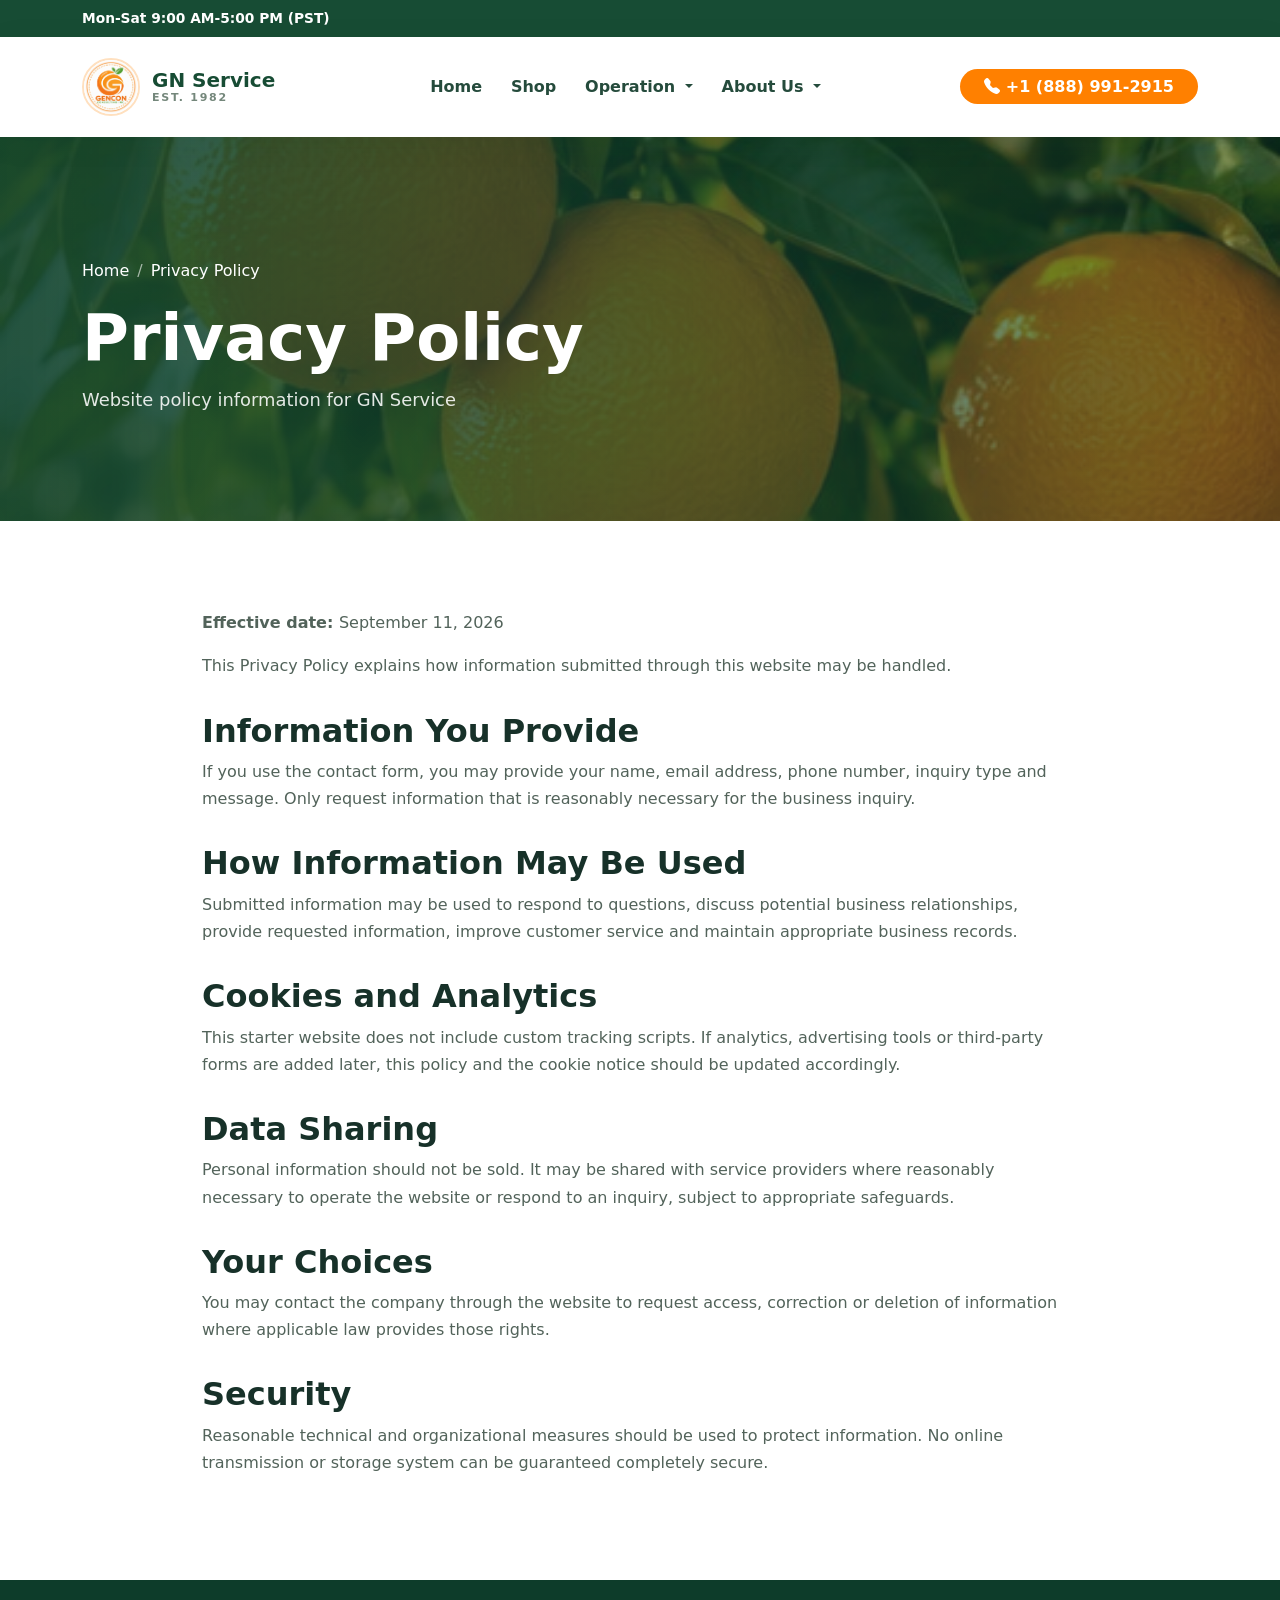
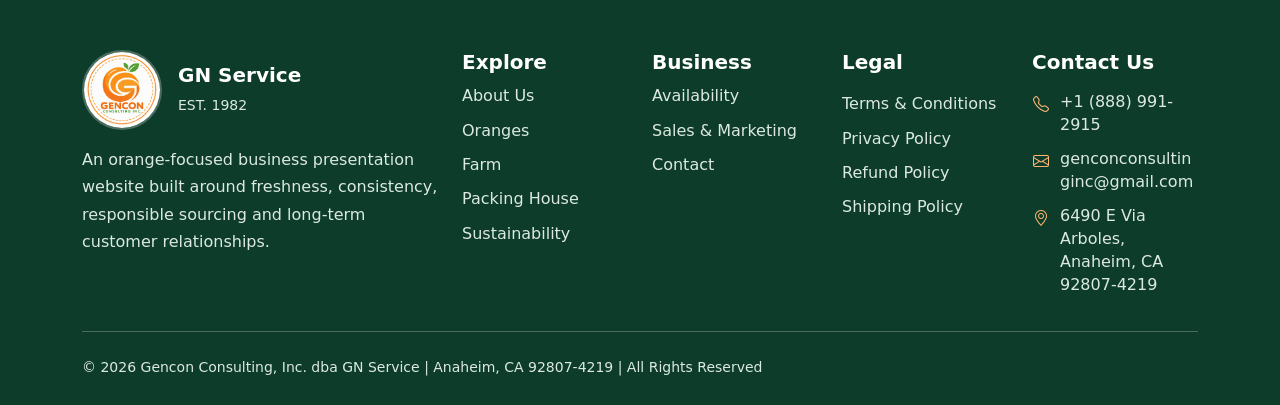
<file: privacy-policy.html>
<!DOCTYPE html>
<html lang="en">
 <head>
  <meta charset="utf-8"/>
  <meta content="width=device-width, initial-scale=1" name="viewport"/>
  <title>
   Privacy Policy | GN Service
  </title>
  <meta content="GN Service orange website" name="description"/>
  <link href="https://cdn.jsdelivr.net/npm/bootstrap@5.3.3/dist/css/bootstrap.min.css" rel="stylesheet"/>
  <link href="https://cdn.jsdelivr.net/npm/bootstrap-icons@1.11.3/font/bootstrap-icons.min.css" rel="stylesheet"/>
  <link href="assets/css/style.css" rel="stylesheet"/>
 </head>
 <body>
<div class="top-strip">
   <div class="container d-flex   gap-3 flex-wrap">
   
    <span>
     <a class="text-decoration-none text-white fw-bold">
            Mon-Sat 9:00 AM-5:00 PM (PST)
        </a>
    </span>
   </div>
  </div>

  <nav class="navbar navbar-expand-lg navbar-light sticky-top">
    <div class="container py-2">

        <a class="navbar-brand" href="/">
            <img
                alt="GN Service orange logo"
                class="brand-logo"
                src="assets/img/gencon-logo.jpg"
            />

            <span class="brand-name">
                GN Service
                <small>EST. 1982</small>
            </span>
        </a>

        <button
            aria-controls="mainNav"
            aria-expanded="false"
            aria-label="Toggle navigation"
            class="navbar-toggler border-0"
            data-bs-target="#mainNav"
            data-bs-toggle="collapse"
            type="button"
        >
            <span class="navbar-toggler-icon"></span>
        </button>

        <div class="collapse navbar-collapse" id="mainNav">

            <ul class="navbar-nav mx-auto align-items-lg-center">

                <li class="nav-item">
                    <a class="nav-link" href="/">Home</a>
                </li>

                <li class="nav-item">
                    <a class="nav-link" href="california-oranges.html">Shop</a>
                </li>

                <li class="nav-item dropdown">
                    <a
                        class="nav-link dropdown-toggle"
                        data-bs-toggle="dropdown"
                        href="#"
                        role="button"
                    >
                        Operation
                    </a>

                    <ul class="dropdown-menu border-0 shadow">
                        <li>
                            <a class="dropdown-item" href="oranges.html">
                                Oranges
                            </a>
                        </li>

                        <li>
                            <a class="dropdown-item" href="farm.html">
                                Farm
                            </a>
                        </li>

                        <li>
                            <a class="dropdown-item" href="packing-house.html">
                                Packing House
                            </a>
                        </li>

                        <li>
                            <a class="dropdown-item" href="seasonal-availability.html">
                                Seasonal Availability
                            </a>
                        </li>

                        <li>
                            <a class="dropdown-item" href="sales-marketing.html">
                                Sales &amp; Marketing
                            </a>
                        </li>

                        <li>
                            <a class="dropdown-item" href="sustainability.html">
                                Sustainability
                            </a>
                        </li>
                    </ul>
                </li>

                <li class="nav-item dropdown">
                    <a
                        class="nav-link dropdown-toggle"
                        data-bs-toggle="dropdown"
                        href="#"
                        role="button"
                    >
                        About Us
                    </a>

                    <ul class="dropdown-menu border-0 shadow">
                        <li>
                            <a class="dropdown-item" href="about.html">
                                About
                            </a>
                        </li>

                        <li>
                            <a class="dropdown-item" href="contact.html">
                                Contact US
                            </a>
                        </li>
                    </ul>
                </li>

               

            </ul>
        </div>
        <div>
           <!-- CART -->
                <span>
     <a href="tel:+18889912915" class="text-decoration-none text-white fw-bold px-4 py-2" style="background-color: #ff8000; border-radius: 30px;">
            <i class="bi bi-telephone-fill"></i>
            +1 (888) 991-2915
        </a>
    </span>
        </div>
    </div>
</nav>
  <section class="page-hero">
   <div class="container">
    <nav aria-label="breadcrumb">
     <ol class="breadcrumb mb-3">
      <li class="breadcrumb-item">
       <a href="/">
        Home
       </a>
      </li>
      <li aria-current="page" class="breadcrumb-item active">
       Privacy Policy
      </li>
     </ol>
    </nav>
    <h1>
     Privacy Policy
    </h1>
    <p>
     Website policy information for GN Service
    </p>
   </div>
  </section>
  <section class="section">
   <div class="container legal-copy" style="max-width:900px">
    <p>
     <strong>
      Effective date:
     </strong>
     September 11, 2026
    </p>
    <p>
     This Privacy Policy explains how information submitted through this website may be handled.
    </p>
    <h2>
     Information You Provide
    </h2>
    <p>
     If you use the contact form, you may provide your name, email address, phone number, inquiry type and message. Only request information that is reasonably necessary for the business inquiry.
    </p>
    <h2>
     How Information May Be Used
    </h2>
    <p>
     Submitted information may be used to respond to questions, discuss potential business relationships, provide requested information, improve customer service and maintain appropriate business records.
    </p>
    <h2>
     Cookies and Analytics
    </h2>
    <p>
     This starter website does not include custom tracking scripts. If analytics, advertising tools or third-party forms are added later, this policy and the cookie notice should be updated accordingly.
    </p>
    <h2>
     Data Sharing
    </h2>
    <p>
     Personal information should not be sold. It may be shared with service providers where reasonably necessary to operate the website or respond to an inquiry, subject to appropriate safeguards.
    </p>
    <h2>
     Your Choices
    </h2>
    <p>
     You may contact the company through the website to request access, correction or deletion of information where applicable law provides those rights.
    </p>
    <h2>
     Security
    </h2>
    <p>
     Reasonable technical and organizational measures should be used to protect information. No online transmission or storage system can be guaranteed completely secure.
    </p>
   </div>
  </section>
  <footer class="footer mt-0">
   <div class="container">
    <div class="row g-4">
     <div class="col-lg-4">
      <div class="d-flex align-items-center gap-3 mb-3">
       <img alt="GN Service logo" class="footer-logo" src="assets/img/gencon-logo.jpg"/>
       <div>
        <h5 class="mb-1">
         GN Service
        </h5>
        <small>
         EST. 1982
        </small>
       </div>
      </div>
      <p class="mb-0">
       An orange-focused business presentation website built around freshness, consistency, responsible sourcing and long-term customer relationships.
      </p>
     </div>
     <div class="col-6 col-lg-2">
      <h5>
       Explore
      </h5>
      <a href="about.html">
       About Us
      </a>
      <a href="oranges.html">
       Oranges
      </a>
      <a href="farm.html">
       Farm
      </a>
      <a href="packing-house.html">
       Packing House
      </a>
      <a href="sustainability.html">
       Sustainability
      </a>
     </div>
     <div class="col-6 col-lg-2">
      <h5>
       Business
      </h5>
      <a href="seasonal-availability.html">
       Availability
      </a>
      <a href="sales-marketing.html">
       Sales &amp; Marketing
      </a>
      <a href="contact.html">
       Contact
      </a>
     </div>
     <div class="col-lg-4 footer-links-contact">
      <div class="row g-4">
       <div class="col-sm-6">
        <h5>
         Legal
        </h5>
        <a href="terms-and-conditions.html">
         Terms &amp; Conditions
        </a>
        <a href="privacy-policy.html">
         Privacy Policy
        </a>
        <a href="refund-policy.html">
         Refund Policy
        </a>
        <a href="shipping-information.html">
         Shipping Policy
        </a>
       </div>
       <div class="col-sm-6">
        <h5>
         Contact Us
        </h5>
        <div class="footer-contact">
         <div class="footer-contact-item">
          <i aria-hidden="true" class="bi bi-telephone">
          </i>
          <a href="tel:+18889912915">
           +1 (888) 991-2915
          </a>
         </div>
         <div class="footer-contact-item">
          <i aria-hidden="true" class="bi bi-envelope">
          </i>
          <a href="mailto:genconconsultinginc@gmail.com">
           genconconsultinginc@gmail.com
          </a>
         </div>
         <div class="footer-contact-item">
          <i aria-hidden="true" class="bi bi-geo-alt">
          </i>
          <span>
           6490 E Via Arboles, Anaheim, CA 92807-4219
          </span>
         </div>
        </div>
       </div>
      </div>
     </div>
    </div>
    <hr class="border-light opacity-25 my-4"/>
    <div class="d-flex justify-content-between flex-wrap gap-2 small">
     <span>
      © 2026 Gencon Consulting, Inc. dba GN Service | Anaheim, CA 92807-4219 | All Rights Reserved
     </span>
     
    </div>
   </div>
  </footer>
  <a aria-label="Back to top" class="back-to-top" href="#">
   <i class="bi bi-arrow-up">
   </i>
  </a>
  <script src="https://cdn.jsdelivr.net/npm/bootstrap@5.3.3/dist/js/bootstrap.bundle.min.js">
  </script>
  <script src="assets/js/main.js">
  </script>
 </body>
</html>
</file>
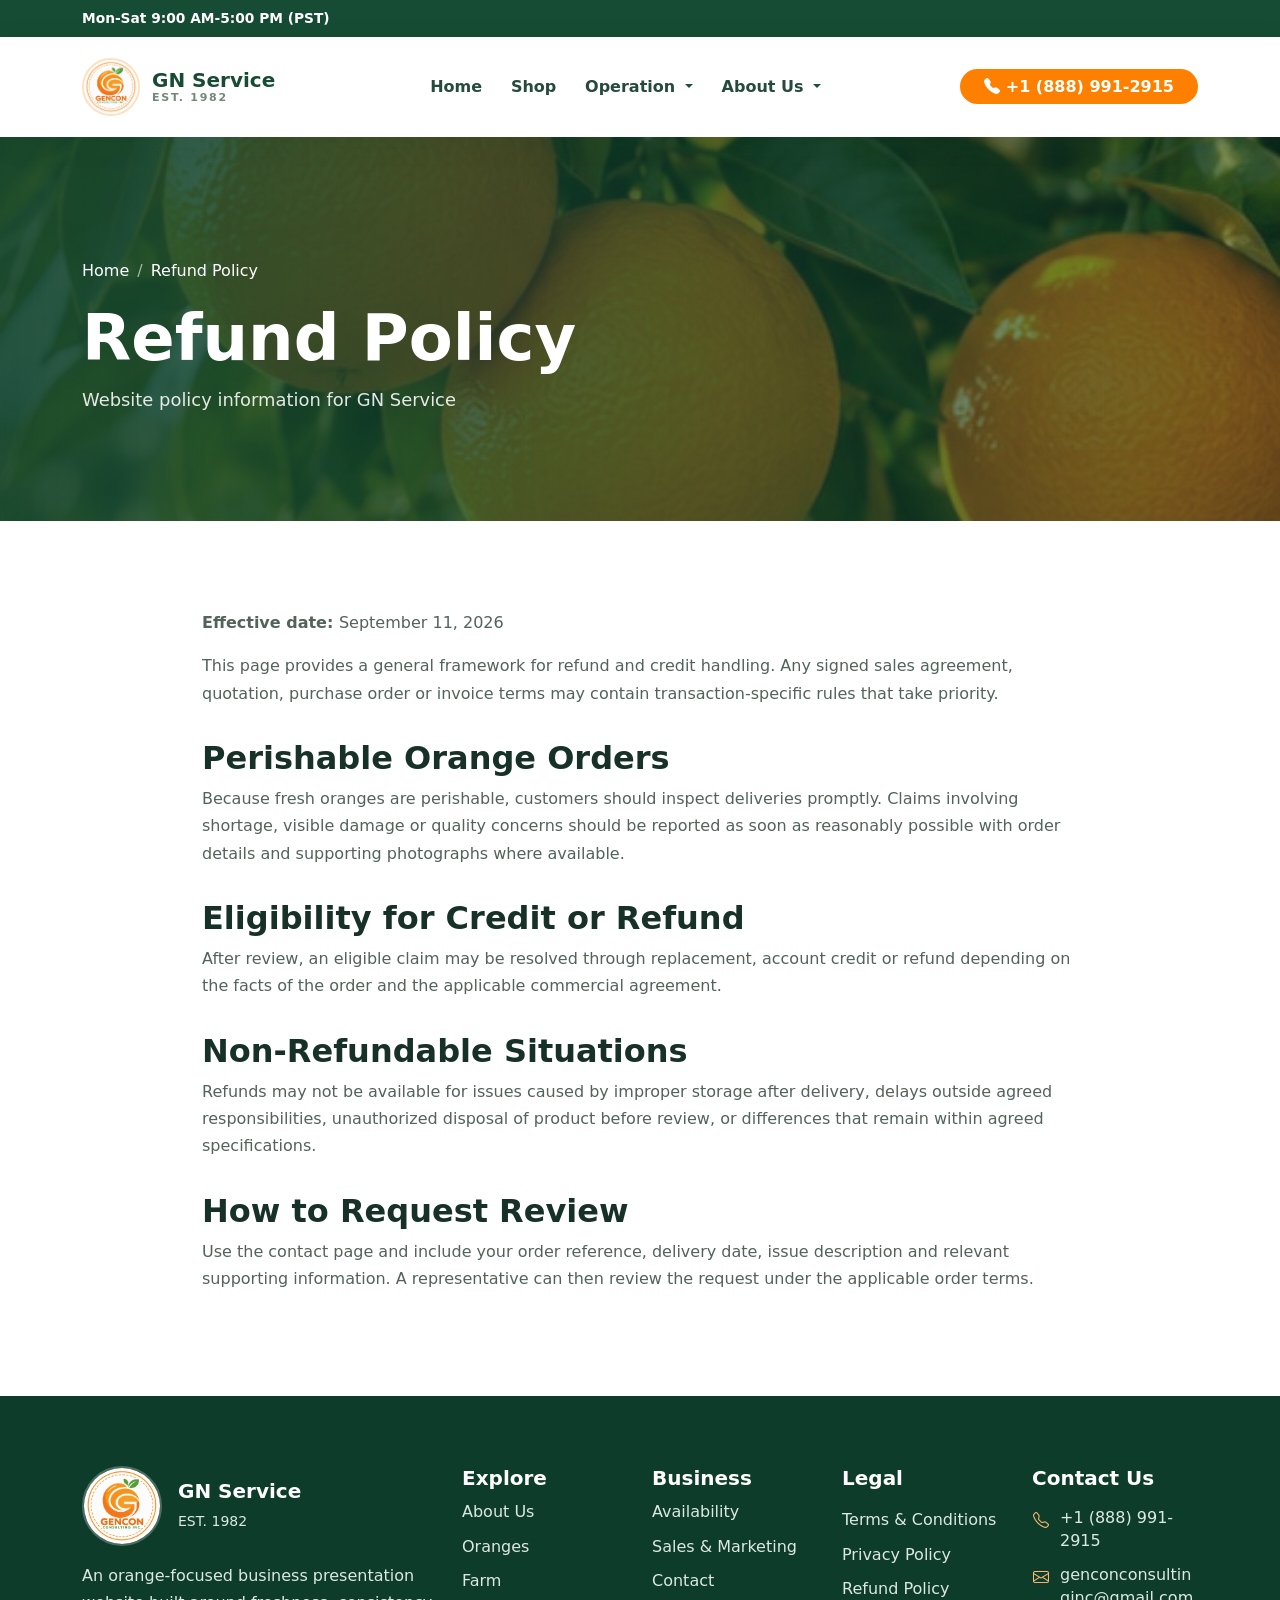
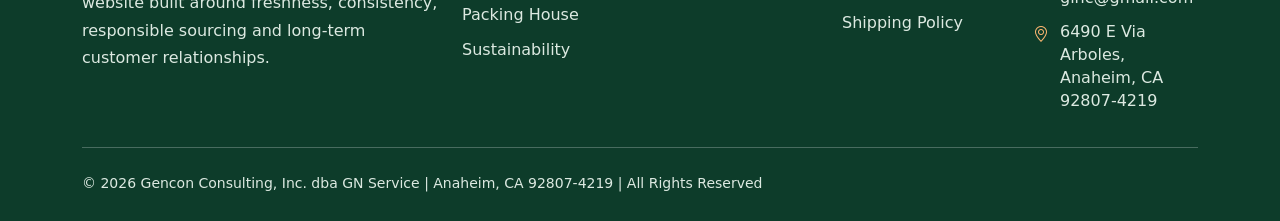
<file: refund-policy.html>
<!DOCTYPE html>
<html lang="en">
 <head>
  <meta charset="utf-8"/>
  <meta content="width=device-width, initial-scale=1" name="viewport"/>
  <title>
   Refund Policy | GN Service
  </title>
  <meta content="GN Service orange website" name="description"/>
  <link href="https://cdn.jsdelivr.net/npm/bootstrap@5.3.3/dist/css/bootstrap.min.css" rel="stylesheet"/>
  <link href="https://cdn.jsdelivr.net/npm/bootstrap-icons@1.11.3/font/bootstrap-icons.min.css" rel="stylesheet"/>
  <link href="assets/css/style.css" rel="stylesheet"/>
 </head>
 <body>
<div class="top-strip">
   <div class="container d-flex   gap-3 flex-wrap">
   
    <span>
     <a class="text-decoration-none text-white fw-bold">
            Mon-Sat 9:00 AM-5:00 PM (PST)
        </a>
    </span>
   </div>
  </div>

  <nav class="navbar navbar-expand-lg navbar-light sticky-top">
    <div class="container py-2">

        <a class="navbar-brand" href="/">
            <img
                alt="GN Service orange logo"
                class="brand-logo"
                src="assets/img/gencon-logo.jpg"
            />

            <span class="brand-name">
                GN Service
                <small>EST. 1982</small>
            </span>
        </a>

        <button
            aria-controls="mainNav"
            aria-expanded="false"
            aria-label="Toggle navigation"
            class="navbar-toggler border-0"
            data-bs-target="#mainNav"
            data-bs-toggle="collapse"
            type="button"
        >
            <span class="navbar-toggler-icon"></span>
        </button>

        <div class="collapse navbar-collapse" id="mainNav">

            <ul class="navbar-nav mx-auto align-items-lg-center">

                <li class="nav-item">
                    <a class="nav-link" href="/">Home</a>
                </li>

                <li class="nav-item">
                    <a class="nav-link" href="california-oranges.html">Shop</a>
                </li>

                <li class="nav-item dropdown">
                    <a
                        class="nav-link dropdown-toggle"
                        data-bs-toggle="dropdown"
                        href="#"
                        role="button"
                    >
                        Operation
                    </a>

                    <ul class="dropdown-menu border-0 shadow">
                        <li>
                            <a class="dropdown-item" href="oranges.html">
                                Oranges
                            </a>
                        </li>

                        <li>
                            <a class="dropdown-item" href="farm.html">
                                Farm
                            </a>
                        </li>

                        <li>
                            <a class="dropdown-item" href="packing-house.html">
                                Packing House
                            </a>
                        </li>

                        <li>
                            <a class="dropdown-item" href="seasonal-availability.html">
                                Seasonal Availability
                            </a>
                        </li>

                        <li>
                            <a class="dropdown-item" href="sales-marketing.html">
                                Sales &amp; Marketing
                            </a>
                        </li>

                        <li>
                            <a class="dropdown-item" href="sustainability.html">
                                Sustainability
                            </a>
                        </li>
                    </ul>
                </li>

                <li class="nav-item dropdown">
                    <a
                        class="nav-link dropdown-toggle"
                        data-bs-toggle="dropdown"
                        href="#"
                        role="button"
                    >
                        About Us
                    </a>

                    <ul class="dropdown-menu border-0 shadow">
                        <li>
                            <a class="dropdown-item" href="about.html">
                                About
                            </a>
                        </li>

                        <li>
                            <a class="dropdown-item" href="contact.html">
                                Contact US
                            </a>
                        </li>
                    </ul>
                </li>

               

            </ul>
        </div>
        <div>
           <!-- CART -->
                <span>
     <a href="tel:+18889912915" class="text-decoration-none text-white fw-bold px-4 py-2" style="background-color: #ff8000; border-radius: 30px;">
            <i class="bi bi-telephone-fill"></i>
            +1 (888) 991-2915
        </a>
    </span>
        </div>
    </div>
</nav>
  <section class="page-hero">
   <div class="container">
    <nav aria-label="breadcrumb">
     <ol class="breadcrumb mb-3">
      <li class="breadcrumb-item">
       <a href="/">
        Home
       </a>
      </li>
      <li aria-current="page" class="breadcrumb-item active">
       Refund Policy
      </li>
     </ol>
    </nav>
    <h1>
     Refund Policy
    </h1>
    <p>
     Website policy information for GN Service
    </p>
   </div>
  </section>
  <section class="section">
   <div class="container legal-copy" style="max-width:900px">
    <p>
     <strong>
      Effective date:
     </strong>
     September 11, 2026
    </p>
    <p>
     This page provides a general framework for refund and credit handling. Any signed sales agreement, quotation, purchase order or invoice terms may contain transaction-specific rules that take priority.
    </p>
    <h2>
     Perishable Orange Orders
    </h2>
    <p>
     Because fresh oranges are perishable, customers should inspect deliveries promptly. Claims involving shortage, visible damage or quality concerns should be reported as soon as reasonably possible with order details and supporting photographs where available.
    </p>
    <h2>
     Eligibility for Credit or Refund
    </h2>
    <p>
     After review, an eligible claim may be resolved through replacement, account credit or refund depending on the facts of the order and the applicable commercial agreement.
    </p>
    <h2>
     Non-Refundable Situations
    </h2>
    <p>
     Refunds may not be available for issues caused by improper storage after delivery, delays outside agreed responsibilities, unauthorized disposal of product before review, or differences that remain within agreed specifications.
    </p>
    <h2>
     How to Request Review
    </h2>
    <p>
     Use the contact page and include your order reference, delivery date, issue description and relevant supporting information. A representative can then review the request under the applicable order terms.
    </p>
   </div>
  </section>
  <footer class="footer mt-0">
   <div class="container">
    <div class="row g-4">
     <div class="col-lg-4">
      <div class="d-flex align-items-center gap-3 mb-3">
       <img alt="GN Service logo" class="footer-logo" src="assets/img/gencon-logo.jpg"/>
       <div>
        <h5 class="mb-1">
         GN Service
        </h5>
        <small>
         EST. 1982
        </small>
       </div>
      </div>
      <p class="mb-0">
       An orange-focused business presentation website built around freshness, consistency, responsible sourcing and long-term customer relationships.
      </p>
     </div>
     <div class="col-6 col-lg-2">
      <h5>
       Explore
      </h5>
      <a href="about.html">
       About Us
      </a>
      <a href="oranges.html">
       Oranges
      </a>
      <a href="farm.html">
       Farm
      </a>
      <a href="packing-house.html">
       Packing House
      </a>
      <a href="sustainability.html">
       Sustainability
      </a>
     </div>
     <div class="col-6 col-lg-2">
      <h5>
       Business
      </h5>
      <a href="seasonal-availability.html">
       Availability
      </a>
      <a href="sales-marketing.html">
       Sales &amp; Marketing
      </a>
      <a href="contact.html">
       Contact
      </a>
     </div>
     <div class="col-lg-4 footer-links-contact">
      <div class="row g-4">
       <div class="col-sm-6">
        <h5>
         Legal
        </h5>
        <a href="terms-and-conditions.html">
         Terms &amp; Conditions
        </a>
        <a href="privacy-policy.html">
         Privacy Policy
        </a>
        <a href="refund-policy.html">
         Refund Policy
        </a>
        <a href="shipping-information.html">
         Shipping Policy
        </a>
       </div>
       <div class="col-sm-6">
        <h5>
         Contact Us
        </h5>
        <div class="footer-contact">
         <div class="footer-contact-item">
          <i aria-hidden="true" class="bi bi-telephone">
          </i>
          <a href="tel:+18889912915">
           +1 (888) 991-2915
          </a>
         </div>
         <div class="footer-contact-item">
          <i aria-hidden="true" class="bi bi-envelope">
          </i>
          <a href="mailto:genconconsultinginc@gmail.com">
           genconconsultinginc@gmail.com
          </a>
         </div>
         <div class="footer-contact-item">
          <i aria-hidden="true" class="bi bi-geo-alt">
          </i>
          <span>
           6490 E Via Arboles, Anaheim, CA 92807-4219
          </span>
         </div>
        </div>
       </div>
      </div>
     </div>
    </div>
    <hr class="border-light opacity-25 my-4"/>
    <div class="d-flex justify-content-between flex-wrap gap-2 small">
     <span>
      © 2026 Gencon Consulting, Inc. dba GN Service | Anaheim, CA 92807-4219 | All Rights Reserved
     </span>
     
    </div>
   </div>
  </footer>
  <a aria-label="Back to top" class="back-to-top" href="#">
   <i class="bi bi-arrow-up">
   </i>
  </a>
  <script src="https://cdn.jsdelivr.net/npm/bootstrap@5.3.3/dist/js/bootstrap.bundle.min.js">
  </script>
  <script src="assets/js/main.js">
  </script>
 </body>
</html>
</file>
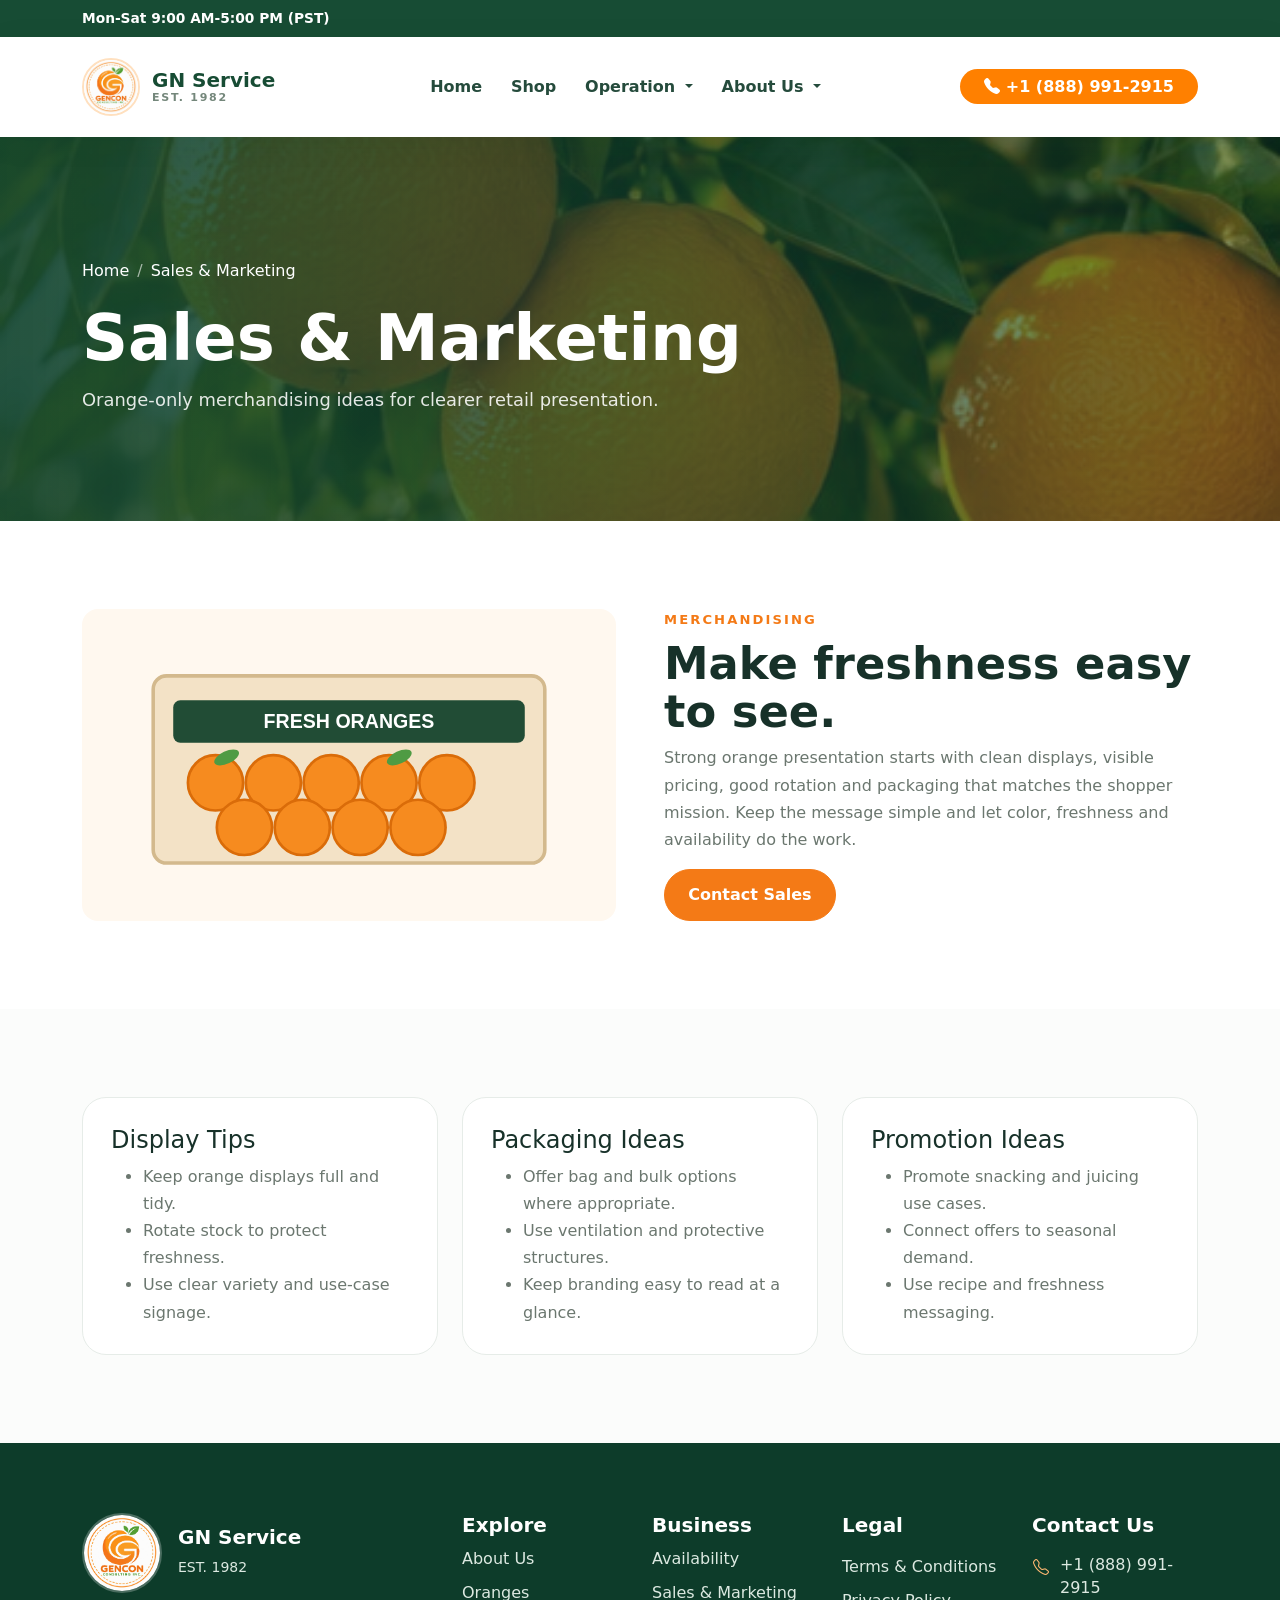
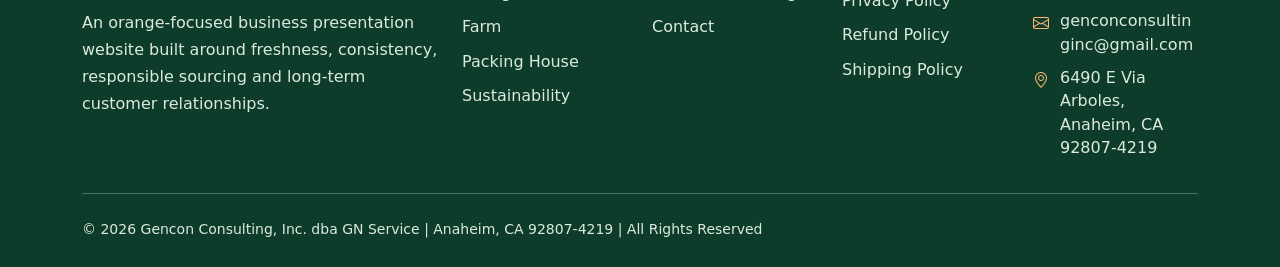
<file: sales-marketing.html>
<!DOCTYPE html>
<html lang="en">
 <head>
  <meta charset="utf-8"/>
  <meta content="width=device-width, initial-scale=1" name="viewport"/>
  <title>
   Sales &amp; Marketing | GN Service
  </title>
  <meta content="GN Service orange website" name="description"/>
  <link href="https://cdn.jsdelivr.net/npm/bootstrap@5.3.3/dist/css/bootstrap.min.css" rel="stylesheet"/>
  <link href="https://cdn.jsdelivr.net/npm/bootstrap-icons@1.11.3/font/bootstrap-icons.min.css" rel="stylesheet"/>
  <link href="assets/css/style.css" rel="stylesheet"/>
 </head>
 <body>
<div class="top-strip">
   <div class="container d-flex   gap-3 flex-wrap">
   
    <span>
     <a class="text-decoration-none text-white fw-bold">
            Mon-Sat 9:00 AM-5:00 PM (PST)
        </a>
    </span>
   </div>
  </div>

  <nav class="navbar navbar-expand-lg navbar-light sticky-top">
    <div class="container py-2">

        <a class="navbar-brand" href="/">
            <img
                alt="GN Service orange logo"
                class="brand-logo"
                src="assets/img/gencon-logo.jpg"
            />

            <span class="brand-name">
                GN Service
                <small>EST. 1982</small>
            </span>
        </a>

        <button
            aria-controls="mainNav"
            aria-expanded="false"
            aria-label="Toggle navigation"
            class="navbar-toggler border-0"
            data-bs-target="#mainNav"
            data-bs-toggle="collapse"
            type="button"
        >
            <span class="navbar-toggler-icon"></span>
        </button>

        <div class="collapse navbar-collapse" id="mainNav">

            <ul class="navbar-nav mx-auto align-items-lg-center">

                <li class="nav-item">
                    <a class="nav-link" href="/">Home</a>
                </li>

                <li class="nav-item">
                    <a class="nav-link" href="california-oranges.html">Shop</a>
                </li>

                <li class="nav-item dropdown">
                    <a
                        class="nav-link dropdown-toggle"
                        data-bs-toggle="dropdown"
                        href="#"
                        role="button"
                    >
                        Operation
                    </a>

                    <ul class="dropdown-menu border-0 shadow">
                        <li>
                            <a class="dropdown-item" href="oranges.html">
                                Oranges
                            </a>
                        </li>

                        <li>
                            <a class="dropdown-item" href="farm.html">
                                Farm
                            </a>
                        </li>

                        <li>
                            <a class="dropdown-item" href="packing-house.html">
                                Packing House
                            </a>
                        </li>

                        <li>
                            <a class="dropdown-item" href="seasonal-availability.html">
                                Seasonal Availability
                            </a>
                        </li>

                        <li>
                            <a class="dropdown-item" href="sales-marketing.html">
                                Sales &amp; Marketing
                            </a>
                        </li>

                        <li>
                            <a class="dropdown-item" href="sustainability.html">
                                Sustainability
                            </a>
                        </li>
                    </ul>
                </li>

                <li class="nav-item dropdown">
                    <a
                        class="nav-link dropdown-toggle"
                        data-bs-toggle="dropdown"
                        href="#"
                        role="button"
                    >
                        About Us
                    </a>

                    <ul class="dropdown-menu border-0 shadow">
                        <li>
                            <a class="dropdown-item" href="about.html">
                                About
                            </a>
                        </li>

                        <li>
                            <a class="dropdown-item" href="contact.html">
                                Contact US
                            </a>
                        </li>
                    </ul>
                </li>

               

            </ul>
        </div>
        <div>
           <!-- CART -->
                <span>
     <a href="tel:+18889912915" class="text-decoration-none text-white fw-bold px-4 py-2" style="background-color: #ff8000; border-radius: 30px;">
            <i class="bi bi-telephone-fill"></i>
            +1 (888) 991-2915
        </a>
    </span>
        </div>
    </div>
</nav>
  <section class="page-hero">
   <div class="container">
    <nav aria-label="breadcrumb">
     <ol class="breadcrumb mb-3">
      <li class="breadcrumb-item">
       <a href="/">
        Home
       </a>
      </li>
      <li aria-current="page" class="breadcrumb-item active">
       Sales &amp; Marketing
      </li>
     </ol>
    </nav>
    <h1>
     Sales &amp; Marketing
    </h1>
    <p>
     Orange-only merchandising ideas for clearer retail presentation.
    </p>
   </div>
  </section>
  <section class="section">
   <div class="container">
    <div class="row align-items-center g-5">
     <div class="col-lg-6">
      <img alt="Fresh orange retail display" class="w-100" src="assets/img/retail-display.svg"/>
     </div>
     <div class="col-lg-6">
      <div class="section-eyebrow">
       Merchandising
      </div>
      <h2 class="section-title mt-2">
       Make freshness easy to see.
      </h2>
      <p class="text-muted2">
       Strong orange presentation starts with clean displays, visible pricing, good rotation and packaging that matches the shopper mission. Keep the message simple and let color, freshness and availability do the work.
      </p>
      <a class="btn btn-orange" href="contact.html">
       Contact Sales
      </a>
     </div>
    </div>
   </div>
  </section>
  <section class="section soft-bg">
   <div class="container">
    <div class="row g-4">
     <div class="col-lg-4">
      <div class="feature-card">
       <h4>
        Display Tips
       </h4>
       <ul class="text-muted2 mb-0">
        <li>
         Keep orange displays full and tidy.
        </li>
        <li>
         Rotate stock to protect freshness.
        </li>
        <li>
         Use clear variety and use-case signage.
        </li>
       </ul>
      </div>
     </div>
     <div class="col-lg-4">
      <div class="feature-card">
       <h4>
        Packaging Ideas
       </h4>
       <ul class="text-muted2 mb-0">
        <li>
         Offer bag and bulk options where appropriate.
        </li>
        <li>
         Use ventilation and protective structures.
        </li>
        <li>
         Keep branding easy to read at a glance.
        </li>
       </ul>
      </div>
     </div>
     <div class="col-lg-4">
      <div class="feature-card">
       <h4>
        Promotion Ideas
       </h4>
       <ul class="text-muted2 mb-0">
        <li>
         Promote snacking and juicing use cases.
        </li>
        <li>
         Connect offers to seasonal demand.
        </li>
        <li>
         Use recipe and freshness messaging.
        </li>
       </ul>
      </div>
     </div>
    </div>
   </div>
  </section>
  <footer class="footer mt-0">
   <div class="container">
    <div class="row g-4">
     <div class="col-lg-4">
      <div class="d-flex align-items-center gap-3 mb-3">
       <img alt="GN Service logo" class="footer-logo" src="assets/img/gencon-logo.jpg"/>
       <div>
        <h5 class="mb-1">
         GN Service
        </h5>
        <small>
         EST. 1982
        </small>
       </div>
      </div>
      <p class="mb-0">
       An orange-focused business presentation website built around freshness, consistency, responsible sourcing and long-term customer relationships.
      </p>
     </div>
     <div class="col-6 col-lg-2">
      <h5>
       Explore
      </h5>
      <a href="about.html">
       About Us
      </a>
      <a href="oranges.html">
       Oranges
      </a>
      <a href="farm.html">
       Farm
      </a>
      <a href="packing-house.html">
       Packing House
      </a>
      <a href="sustainability.html">
       Sustainability
      </a>
     </div>
     <div class="col-6 col-lg-2">
      <h5>
       Business
      </h5>
      <a href="seasonal-availability.html">
       Availability
      </a>
      <a href="sales-marketing.html">
       Sales &amp; Marketing
      </a>
      <a href="contact.html">
       Contact
      </a>
     </div>
     <div class="col-lg-4 footer-links-contact">
      <div class="row g-4">
       <div class="col-sm-6">
        <h5>
         Legal
        </h5>
        <a href="terms-and-conditions.html">
         Terms &amp; Conditions
        </a>
        <a href="privacy-policy.html">
         Privacy Policy
        </a>
        <a href="refund-policy.html">
         Refund Policy
        </a>
        <a href="shipping-information.html">
         Shipping Policy
        </a>
       </div>
       <div class="col-sm-6">
        <h5>
         Contact Us
        </h5>
        <div class="footer-contact">
         <div class="footer-contact-item">
          <i aria-hidden="true" class="bi bi-telephone">
          </i>
          <a href="tel:+18889912915">
           +1 (888) 991-2915
          </a>
         </div>
         <div class="footer-contact-item">
          <i aria-hidden="true" class="bi bi-envelope">
          </i>
          <a href="mailto:genconconsultinginc@gmail.com">
           genconconsultinginc@gmail.com
          </a>
         </div>
         <div class="footer-contact-item">
          <i aria-hidden="true" class="bi bi-geo-alt">
          </i>
          <span>
           6490 E Via Arboles, Anaheim, CA 92807-4219
          </span>
         </div>
        </div>
       </div>
      </div>
     </div>
    </div>
    <hr class="border-light opacity-25 my-4"/>
    <div class="d-flex justify-content-between flex-wrap gap-2 small">
     <span>
      © 2026 Gencon Consulting, Inc. dba GN Service | Anaheim, CA 92807-4219 | All Rights Reserved
     </span>
     
    </div>
   </div>
  </footer>
  <a aria-label="Back to top" class="back-to-top" href="#">
   <i class="bi bi-arrow-up">
   </i>
  </a>
  <script src="https://cdn.jsdelivr.net/npm/bootstrap@5.3.3/dist/js/bootstrap.bundle.min.js">
  </script>
  <script src="assets/js/main.js">
  </script>
 </body>
</html>
</file>
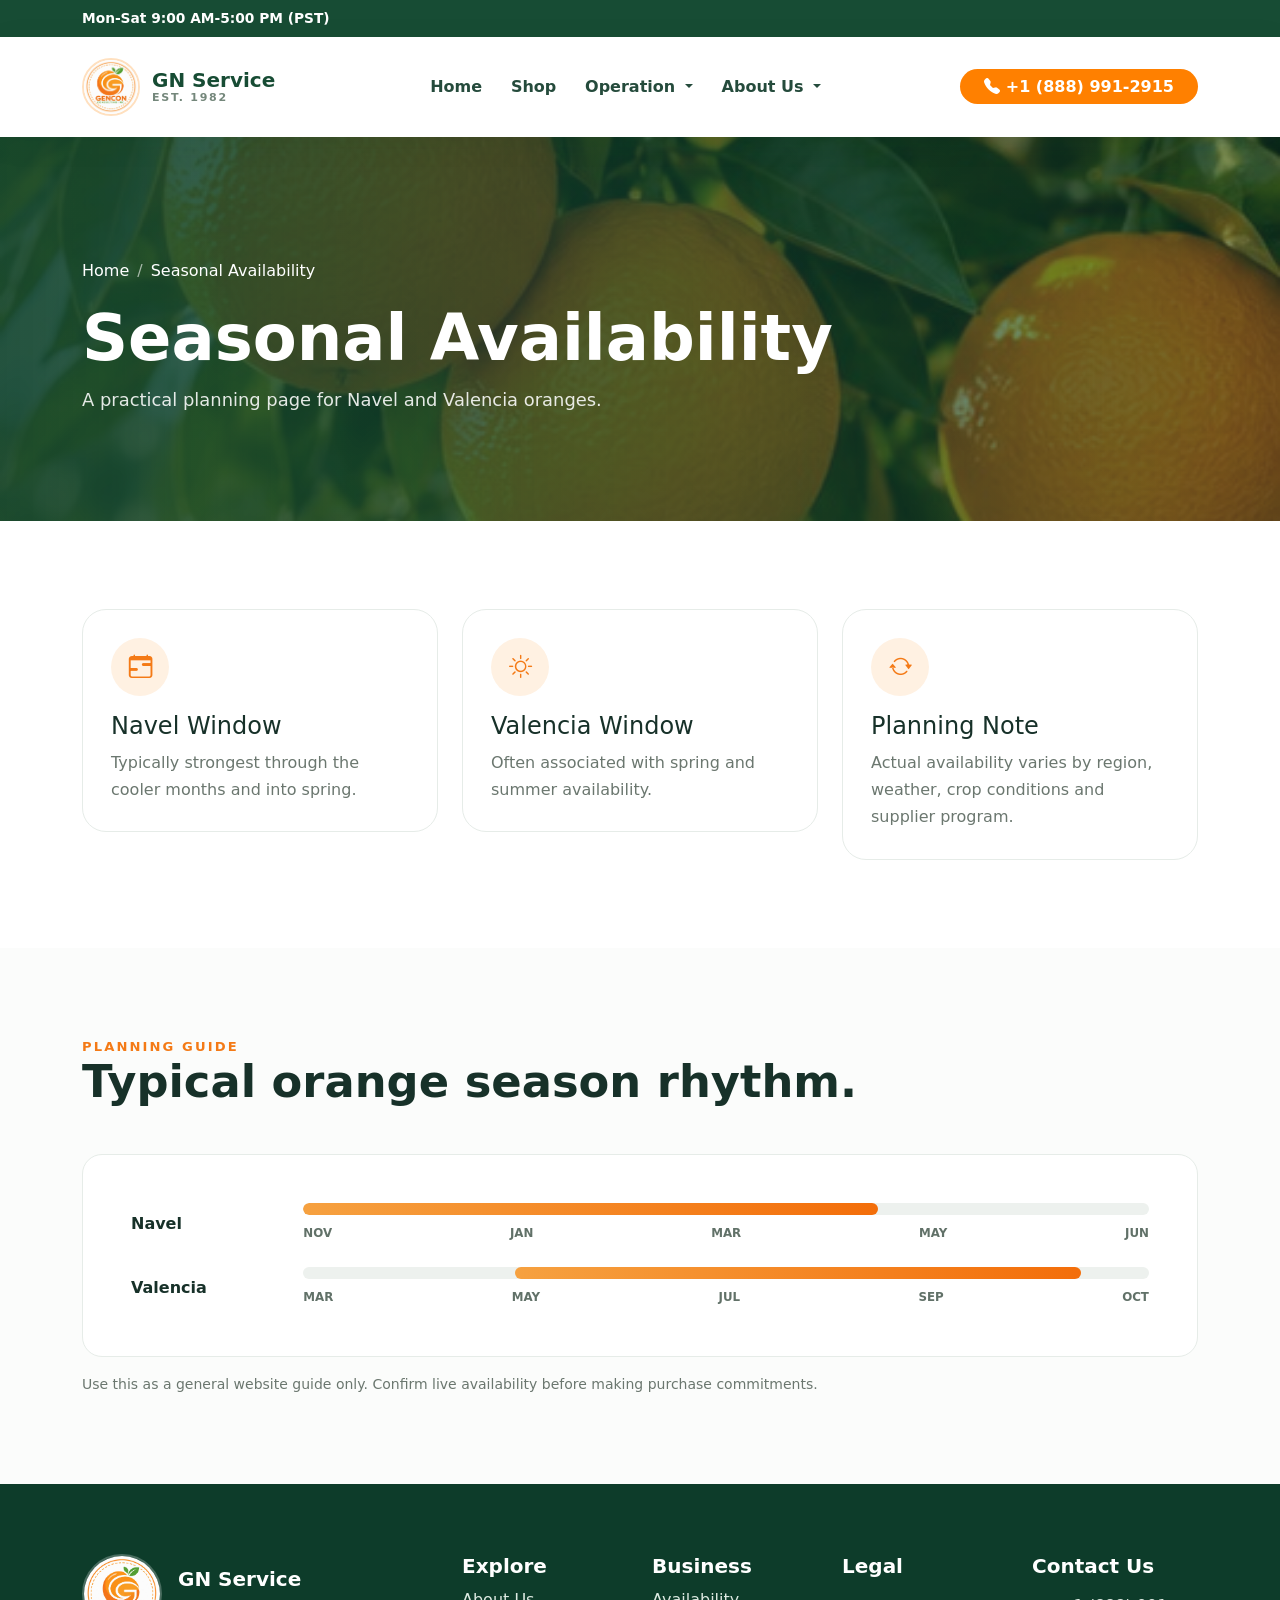
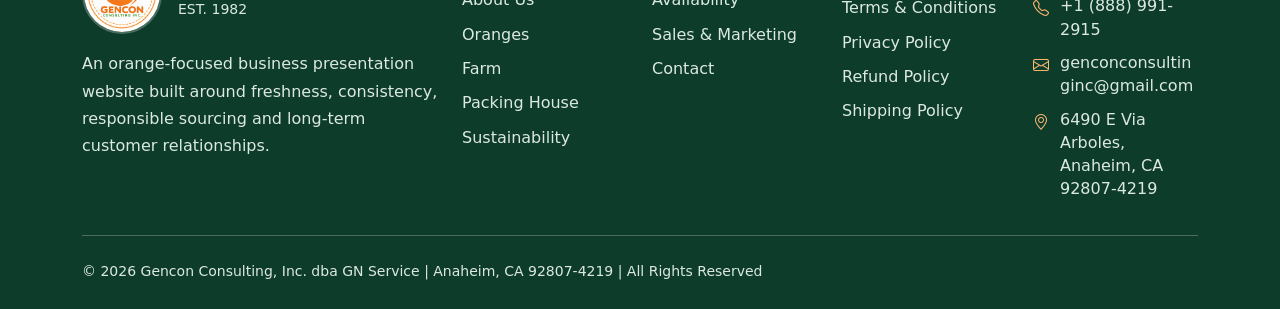
<file: seasonal-availability.html>
<!DOCTYPE html>
<html lang="en">
 <head>
  <meta charset="utf-8"/>
  <meta content="width=device-width, initial-scale=1" name="viewport"/>
  <title>
   Seasonal Availability | GN Service
  </title>
  <meta content="GN Service orange website" name="description"/>
  <link href="https://cdn.jsdelivr.net/npm/bootstrap@5.3.3/dist/css/bootstrap.min.css" rel="stylesheet"/>
  <link href="https://cdn.jsdelivr.net/npm/bootstrap-icons@1.11.3/font/bootstrap-icons.min.css" rel="stylesheet"/>
  <link href="assets/css/style.css" rel="stylesheet"/>
 </head>
 <body>
<div class="top-strip">
   <div class="container d-flex   gap-3 flex-wrap">
   
    <span>
     <a class="text-decoration-none text-white fw-bold">
            Mon-Sat 9:00 AM-5:00 PM (PST)
        </a>
    </span>
   </div>
  </div>

  <nav class="navbar navbar-expand-lg navbar-light sticky-top">
    <div class="container py-2">

        <a class="navbar-brand" href="/">
            <img
                alt="GN Service orange logo"
                class="brand-logo"
                src="assets/img/gencon-logo.jpg"
            />

            <span class="brand-name">
                GN Service
                <small>EST. 1982</small>
            </span>
        </a>

        <button
            aria-controls="mainNav"
            aria-expanded="false"
            aria-label="Toggle navigation"
            class="navbar-toggler border-0"
            data-bs-target="#mainNav"
            data-bs-toggle="collapse"
            type="button"
        >
            <span class="navbar-toggler-icon"></span>
        </button>

        <div class="collapse navbar-collapse" id="mainNav">

            <ul class="navbar-nav mx-auto align-items-lg-center">

                <li class="nav-item">
                    <a class="nav-link" href="/">Home</a>
                </li>

                <li class="nav-item">
                    <a class="nav-link" href="california-oranges.html">Shop</a>
                </li>

                <li class="nav-item dropdown">
                    <a
                        class="nav-link dropdown-toggle"
                        data-bs-toggle="dropdown"
                        href="#"
                        role="button"
                    >
                        Operation
                    </a>

                    <ul class="dropdown-menu border-0 shadow">
                        <li>
                            <a class="dropdown-item" href="oranges.html">
                                Oranges
                            </a>
                        </li>

                        <li>
                            <a class="dropdown-item" href="farm.html">
                                Farm
                            </a>
                        </li>

                        <li>
                            <a class="dropdown-item" href="packing-house.html">
                                Packing House
                            </a>
                        </li>

                        <li>
                            <a class="dropdown-item" href="seasonal-availability.html">
                                Seasonal Availability
                            </a>
                        </li>

                        <li>
                            <a class="dropdown-item" href="sales-marketing.html">
                                Sales &amp; Marketing
                            </a>
                        </li>

                        <li>
                            <a class="dropdown-item" href="sustainability.html">
                                Sustainability
                            </a>
                        </li>
                    </ul>
                </li>

                <li class="nav-item dropdown">
                    <a
                        class="nav-link dropdown-toggle"
                        data-bs-toggle="dropdown"
                        href="#"
                        role="button"
                    >
                        About Us
                    </a>

                    <ul class="dropdown-menu border-0 shadow">
                        <li>
                            <a class="dropdown-item" href="about.html">
                                About
                            </a>
                        </li>

                        <li>
                            <a class="dropdown-item" href="contact.html">
                                Contact US
                            </a>
                        </li>
                    </ul>
                </li>

               

            </ul>
        </div>
        <div>
           <!-- CART -->
                <span>
     <a href="tel:+18889912915" class="text-decoration-none text-white fw-bold px-4 py-2" style="background-color: #ff8000; border-radius: 30px;">
            <i class="bi bi-telephone-fill"></i>
            +1 (888) 991-2915
        </a>
    </span>
        </div>
    </div>
</nav>
  <section class="page-hero">
   <div class="container">
    <nav aria-label="breadcrumb">
     <ol class="breadcrumb mb-3">
      <li class="breadcrumb-item">
       <a href="/">
        Home
       </a>
      </li>
      <li aria-current="page" class="breadcrumb-item active">
       Seasonal Availability
      </li>
     </ol>
    </nav>
    <h1>
     Seasonal Availability
    </h1>
    <p>
     A practical planning page for Navel and Valencia oranges.
    </p>
   </div>
  </section>
  <section class="section">
   <div class="container">
    <div class="row g-4">
     <div class="col-lg-4">
      <div class="feature-card">
       <div class="icon-badge">
        <i class="bi bi-calendar-range">
        </i>
       </div>
       <h4>
        Navel Window
       </h4>
       <p class="text-muted2 mb-0">
        Typically strongest through the cooler months and into spring.
       </p>
      </div>
     </div>
     <div class="col-lg-4">
      <div class="feature-card">
       <div class="icon-badge">
        <i class="bi bi-sun">
        </i>
       </div>
       <h4>
        Valencia Window
       </h4>
       <p class="text-muted2 mb-0">
        Often associated with spring and summer availability.
       </p>
      </div>
     </div>
     <div class="col-lg-4">
      <div class="feature-card">
       <div class="icon-badge">
        <i class="bi bi-arrow-repeat">
        </i>
       </div>
       <h4>
        Planning Note
       </h4>
       <p class="text-muted2 mb-0">
        Actual availability varies by region, weather, crop conditions and supplier program.
       </p>
      </div>
     </div>
    </div>
   </div>
  </section>
  <section class="section soft-bg">
   <div class="container">
    <div class="section-eyebrow">
     Planning Guide
    </div>
    <h2 class="section-title mb-5">
     Typical orange season rhythm.
    </h2>
    <div class="availability-table bg-white p-4 p-lg-5">
     <div class="row g-3 align-items-center mb-4">
      <div class="col-lg-2 fw-bold">
       Navel
      </div>
      <div class="col-lg-10">
       <div class="availability-bar">
        <div class="availability-fill" style="width:68%;margin-left:0">
        </div>
       </div>
       <div class="d-flex justify-content-between mt-2 month">
        <span>
         Nov
        </span>
        <span>
         Jan
        </span>
        <span>
         Mar
        </span>
        <span>
         May
        </span>
        <span>
         Jun
        </span>
       </div>
      </div>
     </div>
     <div class="row g-3 align-items-center">
      <div class="col-lg-2 fw-bold">
       Valencia
      </div>
      <div class="col-lg-10">
       <div class="availability-bar">
        <div class="availability-fill" style="width:67%;margin-left:25%">
        </div>
       </div>
       <div class="d-flex justify-content-between mt-2 month">
        <span>
         Mar
        </span>
        <span>
         May
        </span>
        <span>
         Jul
        </span>
        <span>
         Sep
        </span>
        <span>
         Oct
        </span>
       </div>
      </div>
     </div>
    </div>
    <p class="small text-muted2 mt-3 mb-0">
     Use this as a general website guide only. Confirm live availability before making purchase commitments.
    </p>
   </div>
  </section>
  <footer class="footer mt-0">
   <div class="container">
    <div class="row g-4">
     <div class="col-lg-4">
      <div class="d-flex align-items-center gap-3 mb-3">
       <img alt="GN Service logo" class="footer-logo" src="assets/img/gencon-logo.jpg"/>
       <div>
        <h5 class="mb-1">
         GN Service
        </h5>
        <small>
         EST. 1982
        </small>
       </div>
      </div>
      <p class="mb-0">
       An orange-focused business presentation website built around freshness, consistency, responsible sourcing and long-term customer relationships.
      </p>
     </div>
     <div class="col-6 col-lg-2">
      <h5>
       Explore
      </h5>
      <a href="about.html">
       About Us
      </a>
      <a href="oranges.html">
       Oranges
      </a>
      <a href="farm.html">
       Farm
      </a>
      <a href="packing-house.html">
       Packing House
      </a>
      <a href="sustainability.html">
       Sustainability
      </a>
     </div>
     <div class="col-6 col-lg-2">
      <h5>
       Business
      </h5>
      <a href="seasonal-availability.html">
       Availability
      </a>
      <a href="sales-marketing.html">
       Sales &amp; Marketing
      </a>
      <a href="contact.html">
       Contact
      </a>
     </div>
     <div class="col-lg-4 footer-links-contact">
      <div class="row g-4">
       <div class="col-sm-6">
        <h5>
         Legal
        </h5>
        <a href="terms-and-conditions.html">
         Terms &amp; Conditions
        </a>
        <a href="privacy-policy.html">
         Privacy Policy
        </a>
        <a href="refund-policy.html">
         Refund Policy
        </a>
        <a href="shipping-information.html">
         Shipping Policy
        </a>
       </div>
       <div class="col-sm-6">
        <h5>
         Contact Us
        </h5>
        <div class="footer-contact">
         <div class="footer-contact-item">
          <i aria-hidden="true" class="bi bi-telephone">
          </i>
          <a href="tel:+18889912915">
           +1 (888) 991-2915
          </a>
         </div>
         <div class="footer-contact-item">
          <i aria-hidden="true" class="bi bi-envelope">
          </i>
          <a href="mailto:genconconsultinginc@gmail.com">
           genconconsultinginc@gmail.com
          </a>
         </div>
         <div class="footer-contact-item">
          <i aria-hidden="true" class="bi bi-geo-alt">
          </i>
          <span>
           6490 E Via Arboles, Anaheim, CA 92807-4219
          </span>
         </div>
        </div>
       </div>
      </div>
     </div>
    </div>
    <hr class="border-light opacity-25 my-4"/>
    <div class="d-flex justify-content-between flex-wrap gap-2 small">
     <span>
      © 2026 Gencon Consulting, Inc. dba GN Service | Anaheim, CA 92807-4219 | All Rights Reserved
     </span>
     
    </div>
   </div>
  </footer>
  <a aria-label="Back to top" class="back-to-top" href="#">
   <i class="bi bi-arrow-up">
   </i>
  </a>
  <script src="https://cdn.jsdelivr.net/npm/bootstrap@5.3.3/dist/js/bootstrap.bundle.min.js">
  </script>
  <script src="assets/js/main.js">
  </script>
 </body>
</html>
</file>
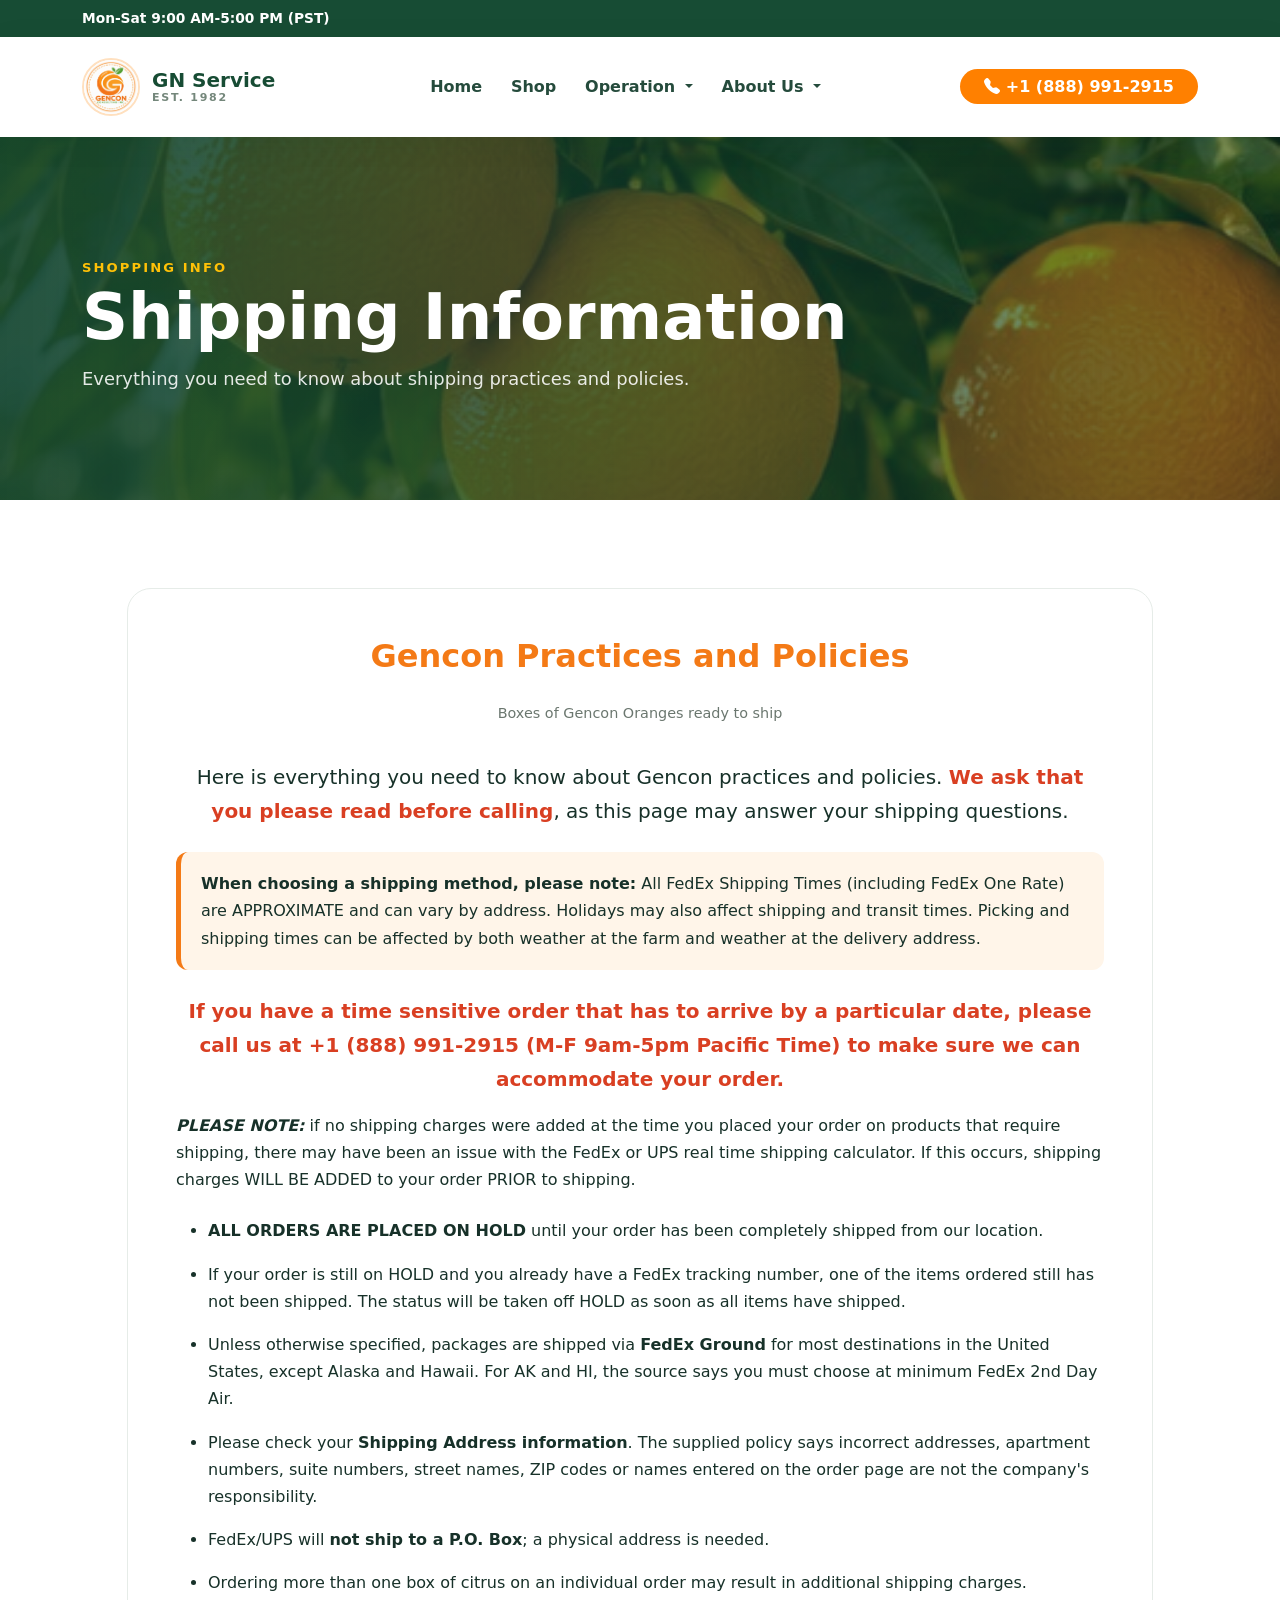
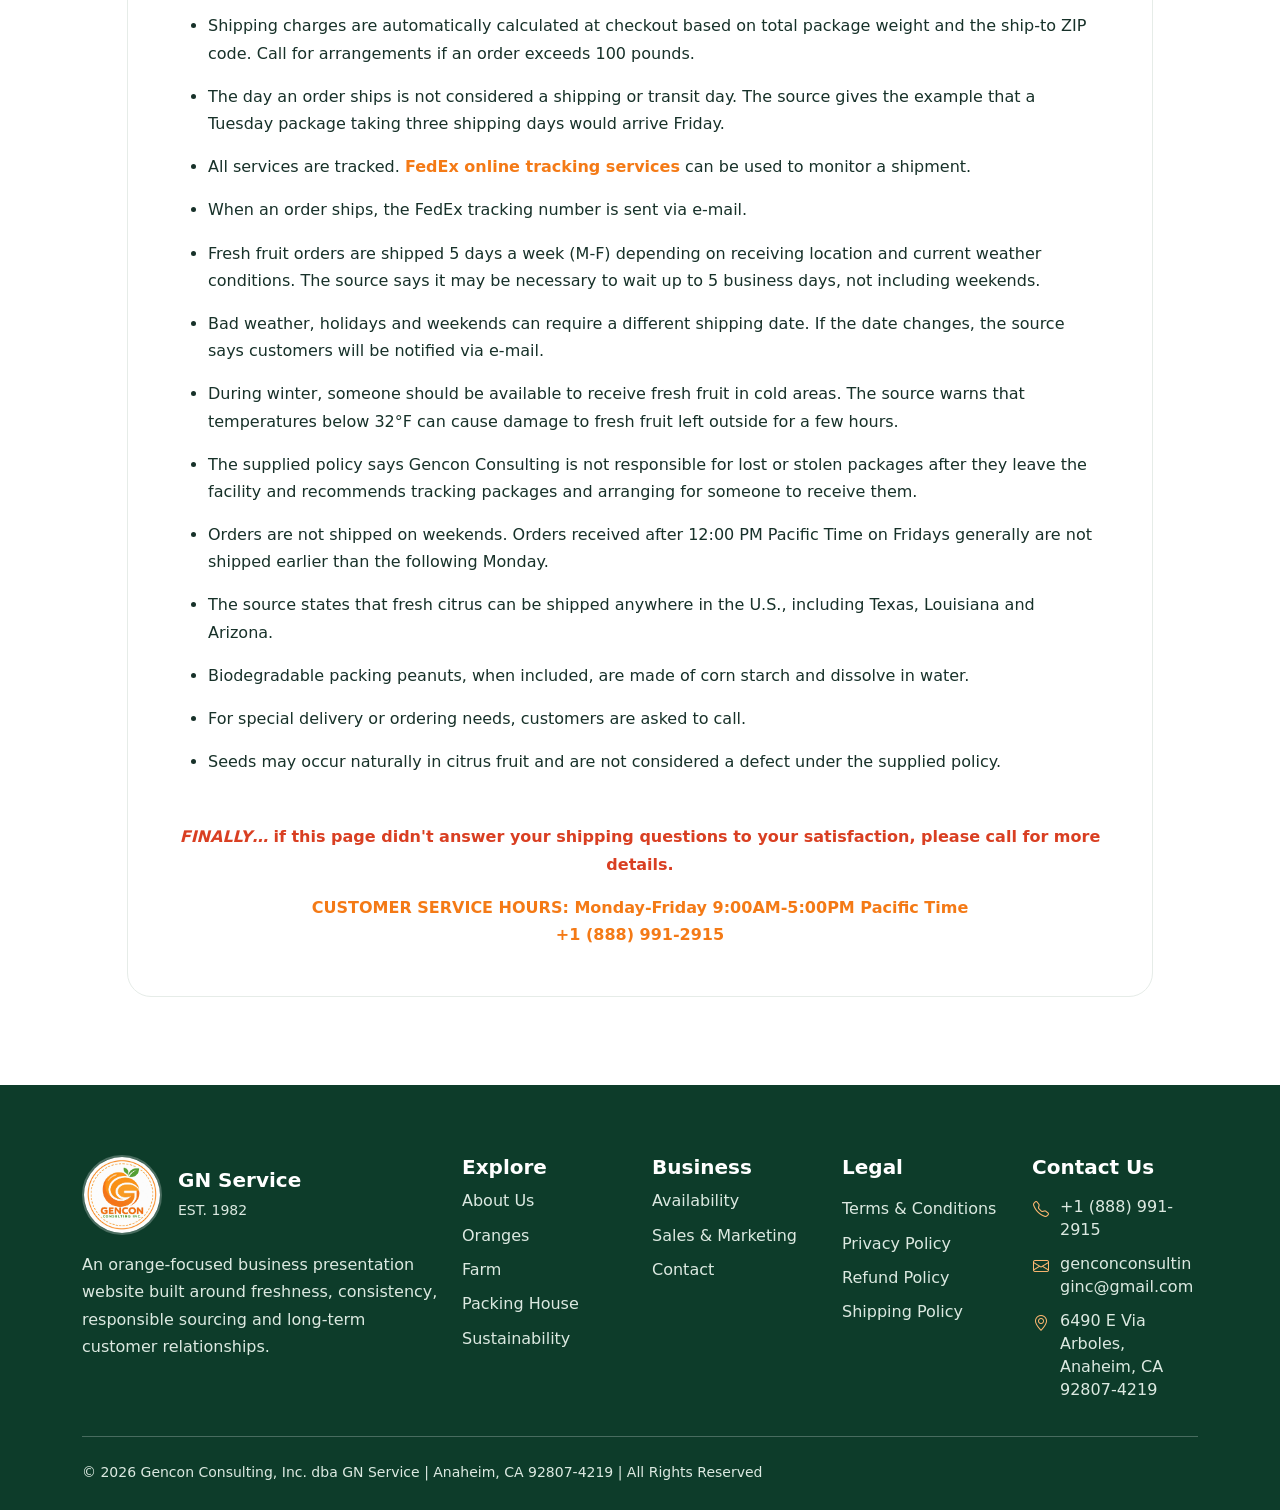
<file: shipping-information.html>
<!DOCTYPE html>
<html lang="en">
<head>
<meta charset="utf-8"/>
<meta name="viewport" content="width=device-width, initial-scale=1"/>
<title>Shipping Information | GN Service</title>
<link href="https://cdn.jsdelivr.net/npm/bootstrap@5.3.3/dist/css/bootstrap.min.css" rel="stylesheet"/>
  <link href="https://cdn.jsdelivr.net/npm/bootstrap-icons@1.11.3/font/bootstrap-icons.min.css" rel="stylesheet"/>
  <link href="assets/css/style.css" rel="stylesheet"/>
</head>
<body>
<div class="top-strip">
   <div class="container d-flex   gap-3 flex-wrap">
   
    <span>
     <a class="text-decoration-none text-white fw-bold">
            Mon-Sat 9:00 AM-5:00 PM (PST)
        </a>
    </span>
   </div>
  </div>
<nav class="navbar navbar-expand-lg navbar-light sticky-top">
    <div class="container py-2">

        <a class="navbar-brand" href="/">
            <img
                alt="GN Service orange logo"
                class="brand-logo"
                src="assets/img/gencon-logo.jpg"
            />

            <span class="brand-name">
                GN Service
                <small>EST. 1982</small>
            </span>
        </a>

        <button
            aria-controls="mainNav"
            aria-expanded="false"
            aria-label="Toggle navigation"
            class="navbar-toggler border-0"
            data-bs-target="#mainNav"
            data-bs-toggle="collapse"
            type="button"
        >
            <span class="navbar-toggler-icon"></span>
        </button>

        <div class="collapse navbar-collapse" id="mainNav">

            <ul class="navbar-nav mx-auto align-items-lg-center">

                <li class="nav-item">
                    <a class="nav-link" href="/">Home</a>
                </li>

                <li class="nav-item">
                    <a class="nav-link" href="california-oranges.html">Shop</a>
                </li>

                <li class="nav-item dropdown">
                    <a
                        class="nav-link dropdown-toggle"
                        data-bs-toggle="dropdown"
                        href="#"
                        role="button"
                    >
                        Operation
                    </a>

                    <ul class="dropdown-menu border-0 shadow">
                        <li>
                            <a class="dropdown-item" href="oranges.html">
                                Oranges
                            </a>
                        </li>

                        <li>
                            <a class="dropdown-item" href="farm.html">
                                Farm
                            </a>
                        </li>

                        <li>
                            <a class="dropdown-item" href="packing-house.html">
                                Packing House
                            </a>
                        </li>

                        <li>
                            <a class="dropdown-item" href="seasonal-availability.html">
                                Seasonal Availability
                            </a>
                        </li>

                        <li>
                            <a class="dropdown-item" href="sales-marketing.html">
                                Sales &amp; Marketing
                            </a>
                        </li>

                        <li>
                            <a class="dropdown-item" href="sustainability.html">
                                Sustainability
                            </a>
                        </li>
                    </ul>
                </li>

                <li class="nav-item dropdown">
                    <a
                        class="nav-link dropdown-toggle"
                        data-bs-toggle="dropdown"
                        href="#"
                        role="button"
                    >
                        About Us
                    </a>

                    <ul class="dropdown-menu border-0 shadow">
                        <li>
                            <a class="dropdown-item" href="about.html">
                                About
                            </a>
                        </li>

                        <li>
                            <a class="dropdown-item" href="contact.html">
                                Contact US
                            </a>
                        </li>
                    </ul>
                </li>

               

            </ul>
        </div>
        <div>
           <!-- CART -->
                <span>
     <a href="tel:+18889912915" class="text-decoration-none text-white fw-bold px-4 py-2" style="background-color: #ff8000; border-radius: 30px;">
            <i class="bi bi-telephone-fill"></i>
            +1 (888) 991-2915
        </a>
    </span>
        </div>
    </div>
</nav>
<main><section class="page-hero"><div class="container"><div class="section-eyebrow text-warning">Shopping Info</div><h1>Shipping Information</h1><p>Everything you need to know about shipping practices and policies.</p></div></section><section class="section"><div class="container shipping-content"><div class="card-clean p-4 p-lg-5"><h2 class="text-center fw-bold" style="color:var(--orange)">Gencon  Practices and Policies</h2><figure><figcaption>Boxes of Gencon Oranges ready to ship</figcaption></figure><p class="lead text-center">Here is everything you need to know about Gencon  practices and policies. <span class="warning">We ask that you please read before calling</span>, as this page may answer your shipping questions.</p><div class="notice my-4"><strong>When choosing a shipping method, please note:</strong> All FedEx Shipping Times (including FedEx One Rate) are APPROXIMATE and can vary by address. Holidays may also affect shipping and transit times. Picking and shipping times can be affected by both weather at the farm and weather at the delivery address.</div><p class="warning text-center fs-5">If you have a time sensitive order that has to arrive by a particular date, please call us at +1 (888) 991-2915 (M-F 9am-5pm Pacific Time) to make sure we can accommodate your order.</p><p><strong><em>PLEASE NOTE:</em></strong> if no shipping charges were added at the time you placed your order on products that require shipping, there may have been an issue with the FedEx or UPS real time shipping calculator. If this occurs, shipping charges WILL BE ADDED to your order PRIOR to shipping.</p><ul class="mt-4"><li><strong>ALL ORDERS ARE PLACED ON HOLD</strong> until your order has been completely shipped from our location.</li><li>If your order is still on HOLD and you already have a FedEx tracking number, one of the items ordered still has not been shipped. The status will be taken off HOLD as soon as all items have shipped.</li><li>Unless otherwise specified, packages are shipped via <strong>FedEx Ground</strong> for most destinations in the United States, except Alaska and Hawaii. For AK and HI, the source says you must choose at minimum FedEx 2nd Day Air.</li><li>Please check your <strong>Shipping Address information</strong>. The supplied policy says incorrect addresses, apartment numbers, suite numbers, street names, ZIP codes or names entered on the order page are not the company's responsibility.</li><li>FedEx/UPS will <strong>not ship to a P.O. Box</strong>; a physical address is needed.</li><li>Ordering more than one box of citrus on an individual order may result in additional shipping charges.</li><li>Shipping charges are automatically calculated at checkout based on total package weight and the ship-to ZIP code. Call for arrangements if an order exceeds 100 pounds.</li><li>The day an order ships is not considered a shipping or transit day. The source gives the example that a Tuesday package taking three shipping days would arrive Friday.</li><li>All services are tracked. <a href="https://www.fedex.com/apps/fedextrack/?acti" target="_blank" rel="noopener" style="color:var(--orange);font-weight:800">FedEx online tracking services</a> can be used to monitor a shipment.</li><li>When an order ships, the FedEx tracking number is sent via e-mail.</li><li>Fresh fruit orders are shipped 5 days a week (M-F) depending on receiving location and current weather conditions. The source says it may be necessary to wait up to 5 business days, not including weekends.</li><li>Bad weather, holidays and weekends can require a different shipping date. If the date changes, the source says customers will be notified via e-mail.</li><li>During winter, someone should be available to receive fresh fruit in cold areas. The source warns that temperatures below 32°F can cause damage to fresh fruit left outside for a few hours.</li><li>The supplied policy says Gencon Consulting is not responsible for lost or stolen packages after they leave the facility and recommends tracking packages and arranging for someone to receive them.</li><li>Orders are not shipped on weekends. Orders received after 12:00 PM Pacific Time on Fridays generally are not shipped earlier than the following Monday.</li><li>The source states that fresh citrus can be shipped anywhere in the U.S., including Texas, Louisiana and Arizona.</li><li>Biodegradable packing peanuts, when included, are made of corn starch and dissolve in water.</li><li>For special delivery or ordering needs, customers are asked to call.</li><li>Seeds may occur naturally in citrus fruit and are not considered a defect under the supplied policy.</li></ul><p class="text-center mt-5 warning"><strong><em>FINALLY…</em> if this page didn't answer your shipping questions to your satisfaction, please call for more details.</strong></p><div class="text-center fw-bold" style="color:var(--orange)">CUSTOMER SERVICE HOURS: Monday-Friday 9:00AM-5:00PM Pacific Time<br> +1 (888) 991-2915</div></div></div></section></main>
<footer class="footer mt-0">
   <div class="container">
    <div class="row g-4">
     <div class="col-lg-4">
      <div class="d-flex align-items-center gap-3 mb-3">
       <img alt="GN Service logo" class="footer-logo" src="assets/img/gencon-logo.jpg"/>
       <div>
        <h5 class="mb-1">
         GN Service
        </h5>
        <small>
         EST. 1982
        </small>
       </div>
      </div>
      <p class="mb-0">
       An orange-focused business presentation website built around freshness, consistency, responsible sourcing and long-term customer relationships.
      </p>
     </div>
     <div class="col-6 col-lg-2">
      <h5>
       Explore
      </h5>
      <a href="about.html">
       About Us
      </a>
      <a href="oranges.html">
       Oranges
      </a>
      <a href="farm.html">
       Farm
      </a>
      <a href="packing-house.html">
       Packing House
      </a>
      <a href="sustainability.html">
       Sustainability
      </a>
     </div>
     <div class="col-6 col-lg-2">
      <h5>
       Business
      </h5>
      <a href="seasonal-availability.html">
       Availability
      </a>
      <a href="sales-marketing.html">
       Sales &amp; Marketing
      </a>
      <a href="contact.html">
       Contact
      </a>
     </div>
     <div class="col-lg-4 footer-links-contact">
      <div class="row g-4">
       <div class="col-sm-6">
        <h5>
         Legal
        </h5>
        <a href="terms-and-conditions.html">
         Terms &amp; Conditions
        </a>
        <a href="privacy-policy.html">
         Privacy Policy
        </a>
        <a href="refund-policy.html">
         Refund Policy
        </a>
        <a href="shipping-information.html">
         Shipping Policy
        </a>
       </div>
       <div class="col-sm-6">
        <h5>
         Contact Us
        </h5>
        <div class="footer-contact">
         <div class="footer-contact-item">
          <i aria-hidden="true" class="bi bi-telephone">
          </i>
          <a href="tel:+18889912915">
           +1 (888) 991-2915
          </a>
         </div>
         <div class="footer-contact-item">
          <i aria-hidden="true" class="bi bi-envelope">
          </i>
          <a href="mailto:genconconsultinginc@gmail.com">
           genconconsultinginc@gmail.com
          </a>
         </div>
         <div class="footer-contact-item">
          <i aria-hidden="true" class="bi bi-geo-alt">
          </i>
          <span>
           6490 E Via Arboles, Anaheim, CA 92807-4219
          </span>
         </div>
        </div>
       </div>
      </div>
     </div>
    </div>
    <hr class="border-light opacity-25 my-4"/>
    <div class="d-flex justify-content-between flex-wrap gap-2 small">
     <span>
      © 2026 Gencon Consulting, Inc. dba GN Service | Anaheim, CA 92807-4219 | All Rights Reserved
     </span>
     
    </div>
   </div>
  </footer>
<a aria-label="Back to top" class="back-to-top" href="#"><i class="bi bi-arrow-up"></i></a>
<script src="https://cdn.jsdelivr.net/npm/bootstrap@5.3.3/dist/js/bootstrap.bundle.min.js"></script><script src="assets/js/main.js"></script>
</body></html>
</file>
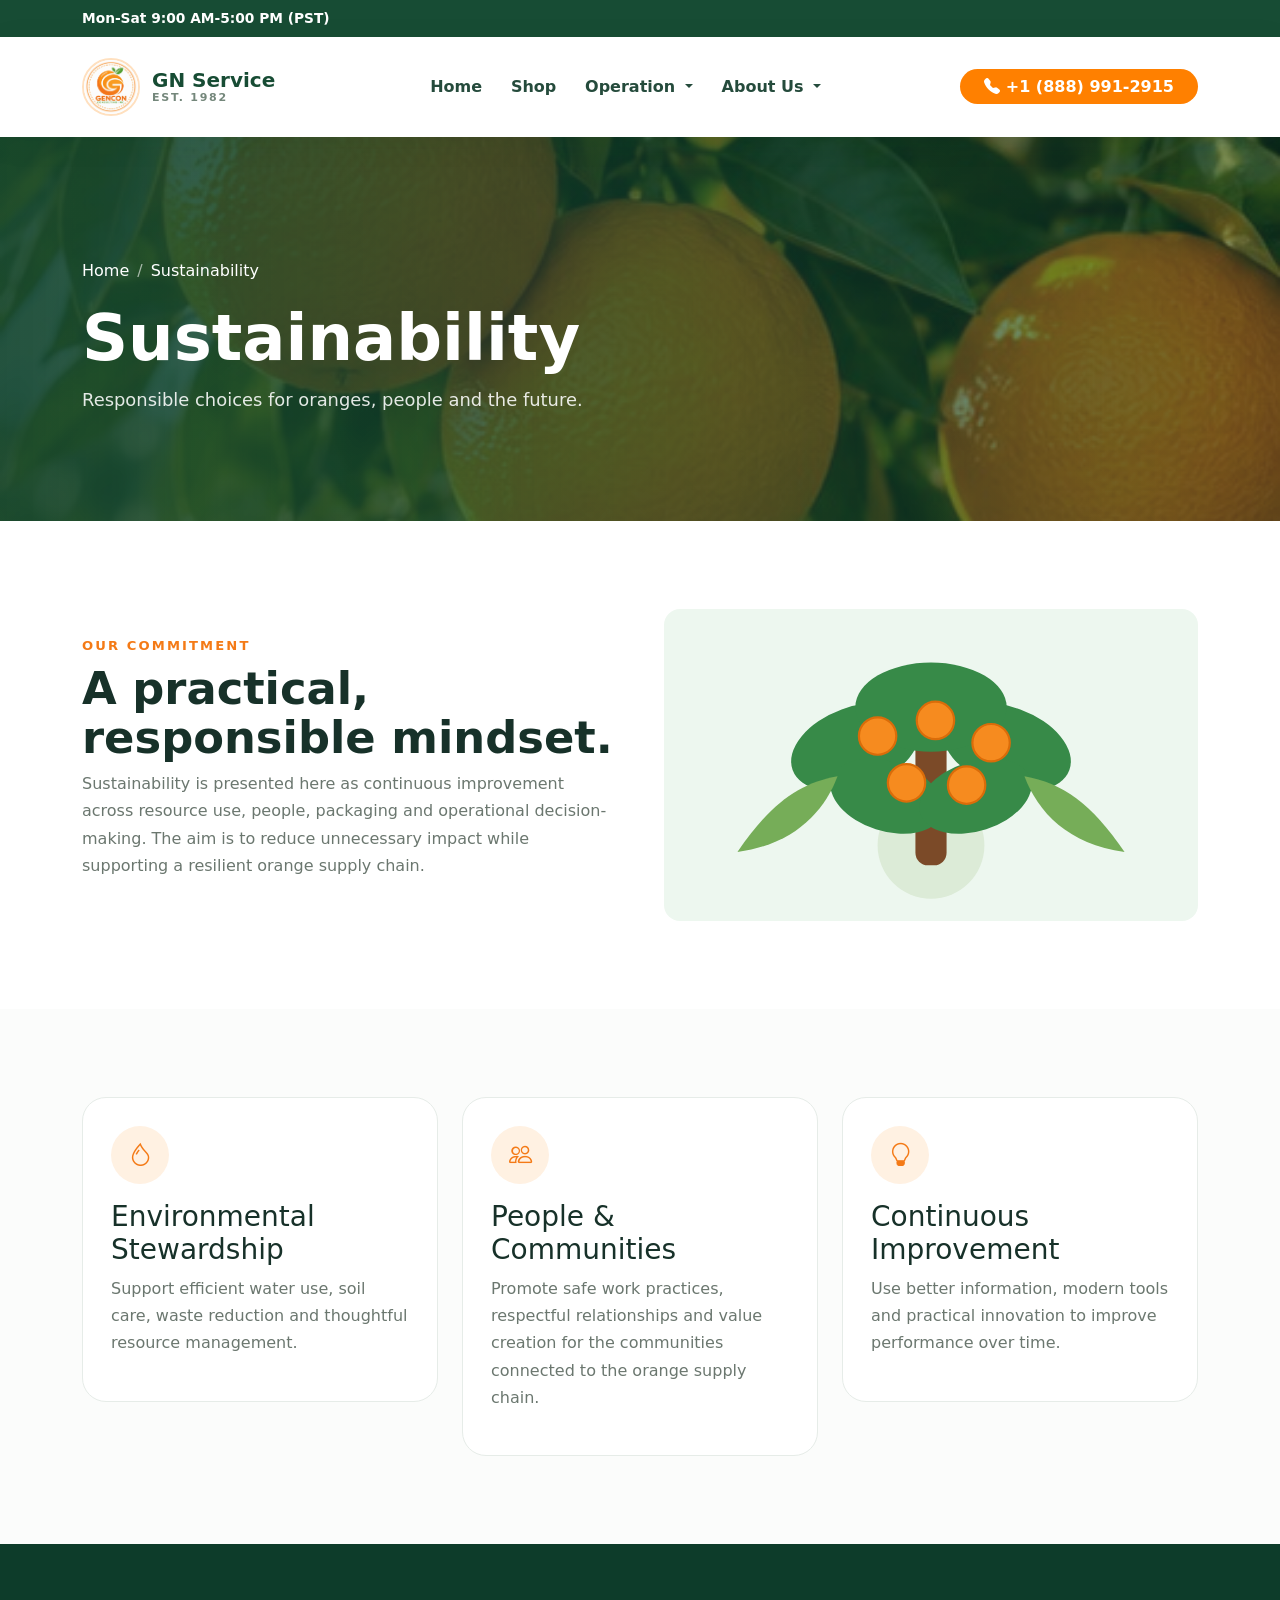
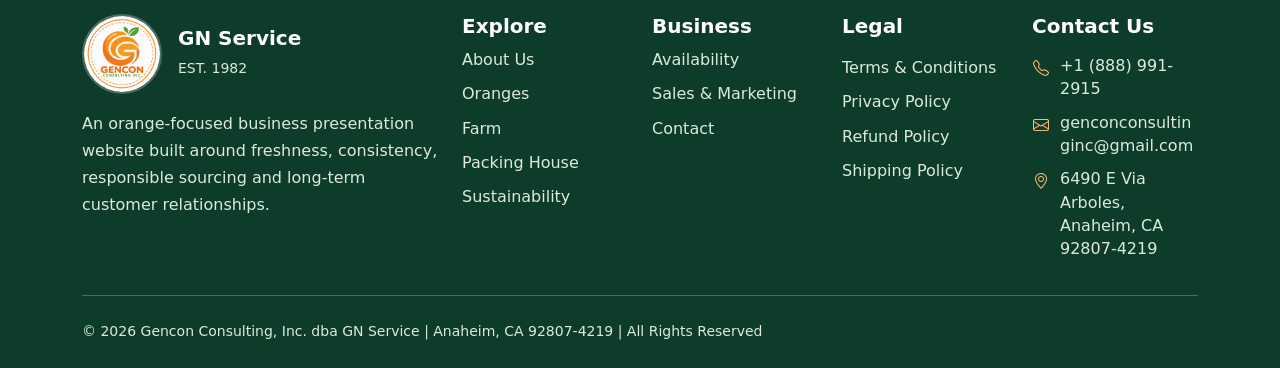
<file: sustainability.html>
<!DOCTYPE html>
<html lang="en">
 <head>
  <meta charset="utf-8"/>
  <meta content="width=device-width, initial-scale=1" name="viewport"/>
  <title>
   Sustainability | GN Service
  </title>
  <meta content="GN Service orange website" name="description"/>
  <link href="https://cdn.jsdelivr.net/npm/bootstrap@5.3.3/dist/css/bootstrap.min.css" rel="stylesheet"/>
  <link href="https://cdn.jsdelivr.net/npm/bootstrap-icons@1.11.3/font/bootstrap-icons.min.css" rel="stylesheet"/>
  <link href="assets/css/style.css" rel="stylesheet"/>
 </head>
 <body>
<div class="top-strip">
   <div class="container d-flex   gap-3 flex-wrap">
   
    <span>
     <a class="text-decoration-none text-white fw-bold">
            Mon-Sat 9:00 AM-5:00 PM (PST)
        </a>
    </span>
   </div>
  </div>

  <nav class="navbar navbar-expand-lg navbar-light sticky-top">
    <div class="container py-2">

        <a class="navbar-brand" href="/">
            <img
                alt="GN Service orange logo"
                class="brand-logo"
                src="assets/img/gencon-logo.jpg"
            />

            <span class="brand-name">
                GN Service
                <small>EST. 1982</small>
            </span>
        </a>

        <button
            aria-controls="mainNav"
            aria-expanded="false"
            aria-label="Toggle navigation"
            class="navbar-toggler border-0"
            data-bs-target="#mainNav"
            data-bs-toggle="collapse"
            type="button"
        >
            <span class="navbar-toggler-icon"></span>
        </button>

        <div class="collapse navbar-collapse" id="mainNav">

            <ul class="navbar-nav mx-auto align-items-lg-center">

                <li class="nav-item">
                    <a class="nav-link" href="/">Home</a>
                </li>

                <li class="nav-item">
                    <a class="nav-link" href="california-oranges.html">Shop</a>
                </li>

                <li class="nav-item dropdown">
                    <a
                        class="nav-link dropdown-toggle"
                        data-bs-toggle="dropdown"
                        href="#"
                        role="button"
                    >
                        Operation
                    </a>

                    <ul class="dropdown-menu border-0 shadow">
                        <li>
                            <a class="dropdown-item" href="oranges.html">
                                Oranges
                            </a>
                        </li>

                        <li>
                            <a class="dropdown-item" href="farm.html">
                                Farm
                            </a>
                        </li>

                        <li>
                            <a class="dropdown-item" href="packing-house.html">
                                Packing House
                            </a>
                        </li>

                        <li>
                            <a class="dropdown-item" href="seasonal-availability.html">
                                Seasonal Availability
                            </a>
                        </li>

                        <li>
                            <a class="dropdown-item" href="sales-marketing.html">
                                Sales &amp; Marketing
                            </a>
                        </li>

                        <li>
                            <a class="dropdown-item" href="sustainability.html">
                                Sustainability
                            </a>
                        </li>
                    </ul>
                </li>

                <li class="nav-item dropdown">
                    <a
                        class="nav-link dropdown-toggle"
                        data-bs-toggle="dropdown"
                        href="#"
                        role="button"
                    >
                        About Us
                    </a>

                    <ul class="dropdown-menu border-0 shadow">
                        <li>
                            <a class="dropdown-item" href="about.html">
                                About
                            </a>
                        </li>

                        <li>
                            <a class="dropdown-item" href="contact.html">
                                Contact US
                            </a>
                        </li>
                    </ul>
                </li>

               

            </ul>
        </div>
        <div>
           <!-- CART -->
                <span>
     <a href="tel:+18889912915" class="text-decoration-none text-white fw-bold px-4 py-2" style="background-color: #ff8000; border-radius: 30px;">
            <i class="bi bi-telephone-fill"></i>
            +1 (888) 991-2915
        </a>
    </span>
        </div>
    </div>
</nav>
  <section class="page-hero">
   <div class="container">
    <nav aria-label="breadcrumb">
     <ol class="breadcrumb mb-3">
      <li class="breadcrumb-item">
       <a href="/">
        Home
       </a>
      </li>
      <li aria-current="page" class="breadcrumb-item active">
       Sustainability
      </li>
     </ol>
    </nav>
    <h1>
     Sustainability
    </h1>
    <p>
     Responsible choices for oranges, people and the future.
    </p>
   </div>
  </section>
  <section class="section">
   <div class="container">
    <div class="row align-items-center g-5">
     <div class="col-lg-6">
      <div class="section-eyebrow">
       Our Commitment
      </div>
      <h2 class="section-title mt-2">
       A practical, responsible mindset.
      </h2>
      <p class="text-muted2">
       Sustainability is presented here as continuous improvement across resource use, people, packaging and operational decision-making. The aim is to reduce unnecessary impact while supporting a resilient orange supply chain.
      </p>
     </div>
     <div class="col-lg-6">
      <img alt="Sustainable orange tree illustration" class="w-100" src="assets/img/sustainability-tree.svg"/>
     </div>
    </div>
   </div>
  </section>
  <section class="section soft-bg">
   <div class="container">
    <div class="row g-4">
     <div class="col-lg-4">
      <div class="feature-card">
       <div class="icon-badge">
        <i class="bi bi-droplet">
        </i>
       </div>
       <h3>
        Environmental Stewardship
       </h3>
       <p class="text-muted2">
        Support efficient water use, soil care, waste reduction and thoughtful resource management.
       </p>
      </div>
     </div>
     <div class="col-lg-4">
      <div class="feature-card">
       <div class="icon-badge">
        <i class="bi bi-people">
        </i>
       </div>
       <h3>
        People &amp; Communities
       </h3>
       <p class="text-muted2">
        Promote safe work practices, respectful relationships and value creation for the communities connected to the orange supply chain.
       </p>
      </div>
     </div>
     <div class="col-lg-4">
      <div class="feature-card">
       <div class="icon-badge">
        <i class="bi bi-lightbulb">
        </i>
       </div>
       <h3>
        Continuous Improvement
       </h3>
       <p class="text-muted2">
        Use better information, modern tools and practical innovation to improve performance over time.
       </p>
      </div>
     </div>
    </div>
   </div>
  </section>
  <footer class="footer mt-0">
   <div class="container">
    <div class="row g-4">
     <div class="col-lg-4">
      <div class="d-flex align-items-center gap-3 mb-3">
       <img alt="GN Service logo" class="footer-logo" src="assets/img/gencon-logo.jpg"/>
       <div>
        <h5 class="mb-1">
         GN Service
        </h5>
        <small>
         EST. 1982
        </small>
       </div>
      </div>
      <p class="mb-0">
       An orange-focused business presentation website built around freshness, consistency, responsible sourcing and long-term customer relationships.
      </p>
     </div>
     <div class="col-6 col-lg-2">
      <h5>
       Explore
      </h5>
      <a href="about.html">
       About Us
      </a>
      <a href="oranges.html">
       Oranges
      </a>
      <a href="farm.html">
       Farm
      </a>
      <a href="packing-house.html">
       Packing House
      </a>
      <a href="sustainability.html">
       Sustainability
      </a>
     </div>
     <div class="col-6 col-lg-2">
      <h5>
       Business
      </h5>
      <a href="seasonal-availability.html">
       Availability
      </a>
      <a href="sales-marketing.html">
       Sales &amp; Marketing
      </a>
      <a href="contact.html">
       Contact
      </a>
     </div>
     <div class="col-lg-4 footer-links-contact">
      <div class="row g-4">
       <div class="col-sm-6">
        <h5>
         Legal
        </h5>
        <a href="terms-and-conditions.html">
         Terms &amp; Conditions
        </a>
        <a href="privacy-policy.html">
         Privacy Policy
        </a>
        <a href="refund-policy.html">
         Refund Policy
        </a>
        <a href="shipping-information.html">
         Shipping Policy
        </a>
       </div>
       <div class="col-sm-6">
        <h5>
         Contact Us
        </h5>
        <div class="footer-contact">
         <div class="footer-contact-item">
          <i aria-hidden="true" class="bi bi-telephone">
          </i>
          <a href="tel:+18889912915">
           +1 (888) 991-2915
          </a>
         </div>
         <div class="footer-contact-item">
          <i aria-hidden="true" class="bi bi-envelope">
          </i>
          <a href="mailto:genconconsultinginc@gmail.com">
           genconconsultinginc@gmail.com
          </a>
         </div>
         <div class="footer-contact-item">
          <i aria-hidden="true" class="bi bi-geo-alt">
          </i>
          <span>
           6490 E Via Arboles, Anaheim, CA 92807-4219
          </span>
         </div>
        </div>
       </div>
      </div>
     </div>
    </div>
    <hr class="border-light opacity-25 my-4"/>
    <div class="d-flex justify-content-between flex-wrap gap-2 small">
     <span>
      © 2026 Gencon Consulting, Inc. dba GN Service | Anaheim, CA 92807-4219 | All Rights Reserved
     </span>
     
    </div>
   </div>
  </footer>
  <a aria-label="Back to top" class="back-to-top" href="#">
   <i class="bi bi-arrow-up">
   </i>
  </a>
  <script src="https://cdn.jsdelivr.net/npm/bootstrap@5.3.3/dist/js/bootstrap.bundle.min.js">
  </script>
  <script src="assets/js/main.js">
  </script>
 </body>
</html>
</file>
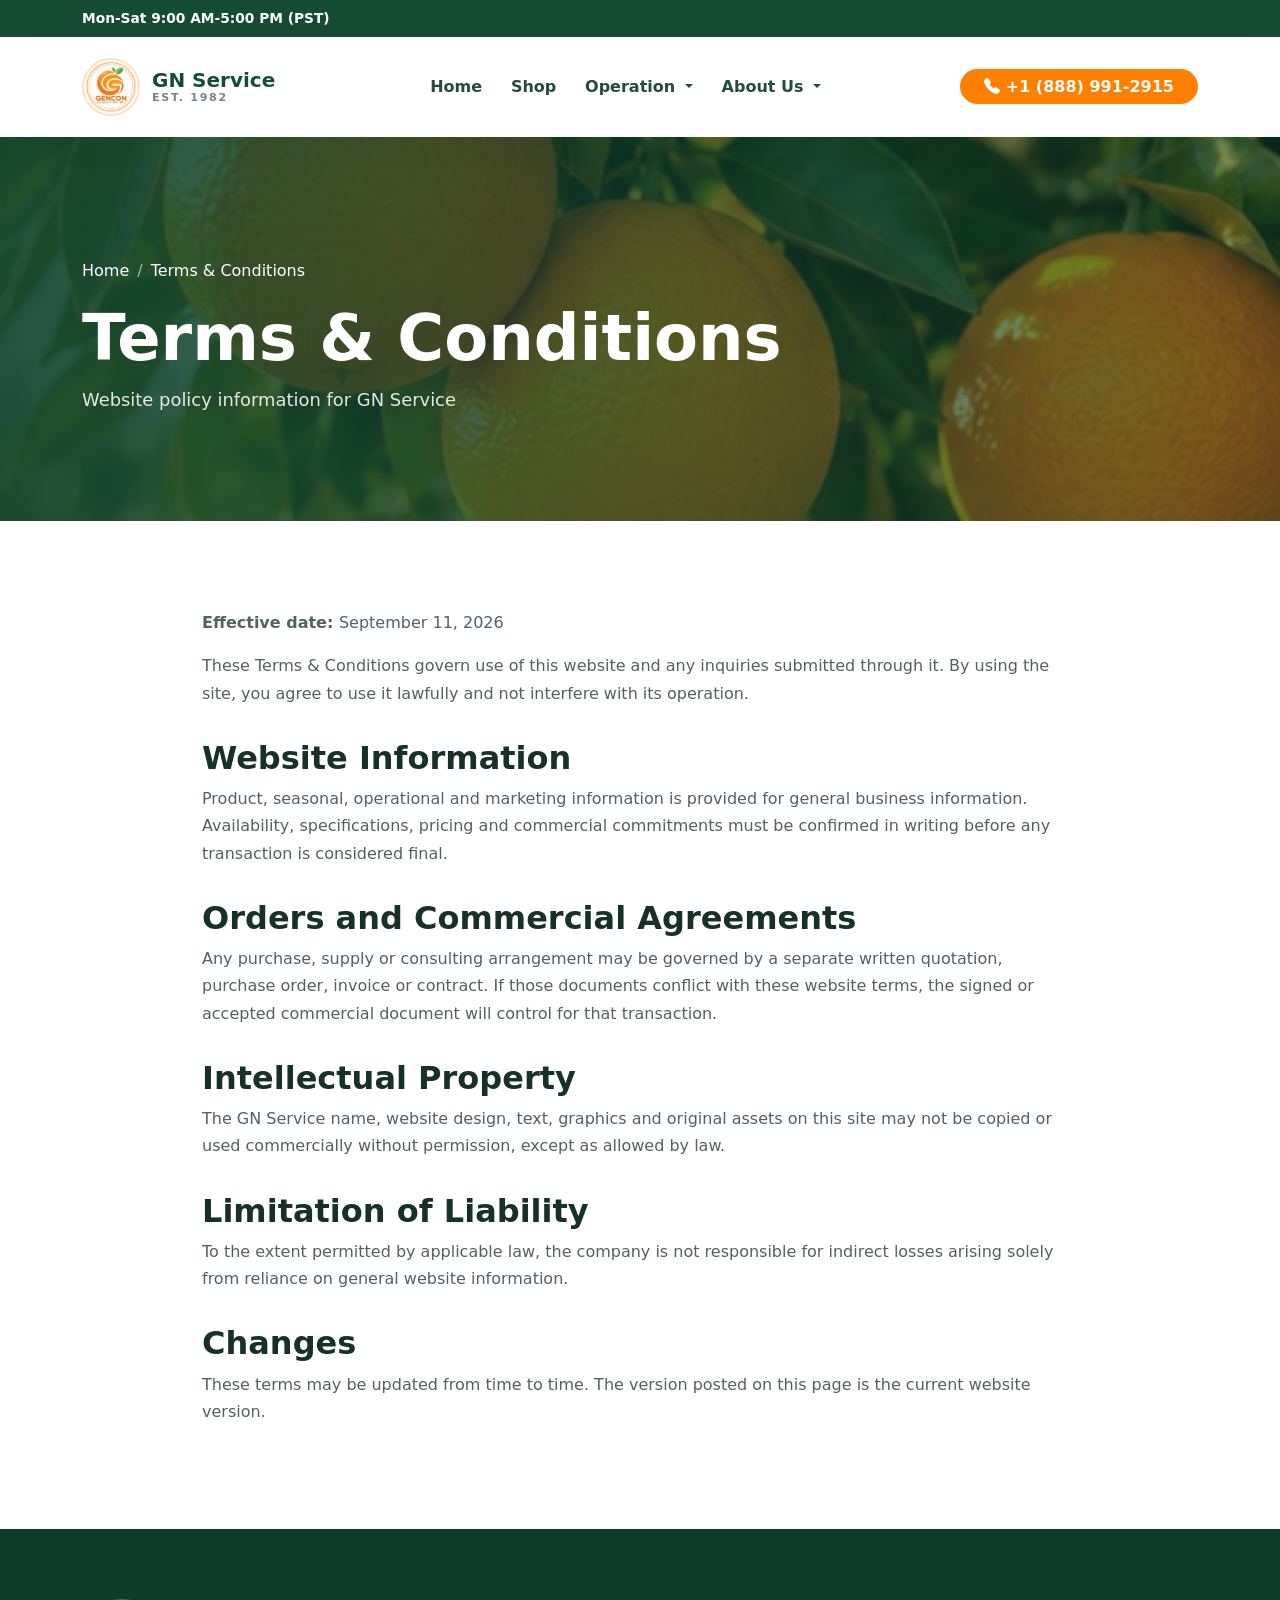
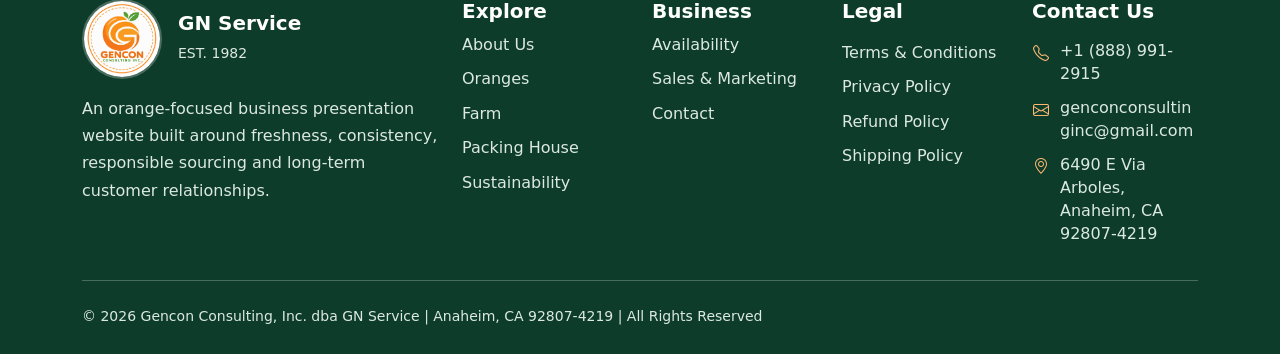
<file: terms-and-conditions.html>
<!DOCTYPE html>
<html lang="en">
 <head>
  <meta charset="utf-8"/>
  <meta content="width=device-width, initial-scale=1" name="viewport"/>
  <title>
   Terms &amp; Conditions | GN Service
  </title>
  <meta content="GN Service orange website" name="description"/>
  <link href="https://cdn.jsdelivr.net/npm/bootstrap@5.3.3/dist/css/bootstrap.min.css" rel="stylesheet"/>
  <link href="https://cdn.jsdelivr.net/npm/bootstrap-icons@1.11.3/font/bootstrap-icons.min.css" rel="stylesheet"/>
  <link href="assets/css/style.css" rel="stylesheet"/>
 </head>
 <body>
<div class="top-strip">
   <div class="container d-flex   gap-3 flex-wrap">
   
    <span>
     <a class="text-decoration-none text-white fw-bold">
            Mon-Sat 9:00 AM-5:00 PM (PST)
        </a>
    </span>
   </div>
  </div>

  <nav class="navbar navbar-expand-lg navbar-light sticky-top">
    <div class="container py-2">

        <a class="navbar-brand" href="/">
            <img
                alt="GN Service orange logo"
                class="brand-logo"
                src="assets/img/gencon-logo.jpg"
            />

            <span class="brand-name">
                GN Service
                <small>EST. 1982</small>
            </span>
        </a>

        <button
            aria-controls="mainNav"
            aria-expanded="false"
            aria-label="Toggle navigation"
            class="navbar-toggler border-0"
            data-bs-target="#mainNav"
            data-bs-toggle="collapse"
            type="button"
        >
            <span class="navbar-toggler-icon"></span>
        </button>

        <div class="collapse navbar-collapse" id="mainNav">

            <ul class="navbar-nav mx-auto align-items-lg-center">

                <li class="nav-item">
                    <a class="nav-link" href="/">Home</a>
                </li>

                <li class="nav-item">
                    <a class="nav-link" href="california-oranges.html">Shop</a>
                </li>

                <li class="nav-item dropdown">
                    <a
                        class="nav-link dropdown-toggle"
                        data-bs-toggle="dropdown"
                        href="#"
                        role="button"
                    >
                        Operation
                    </a>

                    <ul class="dropdown-menu border-0 shadow">
                        <li>
                            <a class="dropdown-item" href="oranges.html">
                                Oranges
                            </a>
                        </li>

                        <li>
                            <a class="dropdown-item" href="farm.html">
                                Farm
                            </a>
                        </li>

                        <li>
                            <a class="dropdown-item" href="packing-house.html">
                                Packing House
                            </a>
                        </li>

                        <li>
                            <a class="dropdown-item" href="seasonal-availability.html">
                                Seasonal Availability
                            </a>
                        </li>

                        <li>
                            <a class="dropdown-item" href="sales-marketing.html">
                                Sales &amp; Marketing
                            </a>
                        </li>

                        <li>
                            <a class="dropdown-item" href="sustainability.html">
                                Sustainability
                            </a>
                        </li>
                    </ul>
                </li>

                <li class="nav-item dropdown">
                    <a
                        class="nav-link dropdown-toggle"
                        data-bs-toggle="dropdown"
                        href="#"
                        role="button"
                    >
                        About Us
                    </a>

                    <ul class="dropdown-menu border-0 shadow">
                        <li>
                            <a class="dropdown-item" href="about.html">
                                About
                            </a>
                        </li>

                        <li>
                            <a class="dropdown-item" href="contact.html">
                                Contact US
                            </a>
                        </li>
                    </ul>
                </li>

               

            </ul>
        </div>
        <div>
           <!-- CART -->
                <span>
     <a href="tel:+18889912915" class="text-decoration-none text-white fw-bold px-4 py-2" style="background-color: #ff8000; border-radius: 30px;">
            <i class="bi bi-telephone-fill"></i>
            +1 (888) 991-2915
        </a>
    </span>
        </div>
    </div>
</nav>
  <section class="page-hero">
   <div class="container">
    <nav aria-label="breadcrumb">
     <ol class="breadcrumb mb-3">
      <li class="breadcrumb-item">
       <a href="/">
        Home
       </a>
      </li>
      <li aria-current="page" class="breadcrumb-item active">
       Terms &amp; Conditions
      </li>
     </ol>
    </nav>
    <h1>
     Terms &amp; Conditions
    </h1>
    <p>
     Website policy information for GN Service
    </p>
   </div>
  </section>
  <section class="section">
   <div class="container legal-copy" style="max-width:900px">
    <p>
     <strong>
      Effective date:
     </strong>
     September 11, 2026
    </p>
    <p>
     These Terms &amp; Conditions govern use of this website and any inquiries submitted through it. By using the site, you agree to use it lawfully and not interfere with its operation.
    </p>
    <h2>
     Website Information
    </h2>
    <p>
     Product, seasonal, operational and marketing information is provided for general business information. Availability, specifications, pricing and commercial commitments must be confirmed in writing before any transaction is considered final.
    </p>
    <h2>
     Orders and Commercial Agreements
    </h2>
    <p>
     Any purchase, supply or consulting arrangement may be governed by a separate written quotation, purchase order, invoice or contract. If those documents conflict with these website terms, the signed or accepted commercial document will control for that transaction.
    </p>
    <h2>
     Intellectual Property
    </h2>
    <p>
     The GN Service name, website design, text, graphics and original assets on this site may not be copied or used commercially without permission, except as allowed by law.
    </p>
    <h2>
     Limitation of Liability
    </h2>
    <p>
     To the extent permitted by applicable law, the company is not responsible for indirect losses arising solely from reliance on general website information.
    </p>
    <h2>
     Changes
    </h2>
    <p>
     These terms may be updated from time to time. The version posted on this page is the current website version.
    </p>
   </div>
  </section>
  <footer class="footer mt-0">
   <div class="container">
    <div class="row g-4">
     <div class="col-lg-4">
      <div class="d-flex align-items-center gap-3 mb-3">
       <img alt="GN Service logo" class="footer-logo" src="assets/img/gencon-logo.jpg"/>
       <div>
        <h5 class="mb-1">
         GN Service
        </h5>
        <small>
         EST. 1982
        </small>
       </div>
      </div>
      <p class="mb-0">
       An orange-focused business presentation website built around freshness, consistency, responsible sourcing and long-term customer relationships.
      </p>
     </div>
     <div class="col-6 col-lg-2">
      <h5>
       Explore
      </h5>
      <a href="about.html">
       About Us
      </a>
      <a href="oranges.html">
       Oranges
      </a>
      <a href="farm.html">
       Farm
      </a>
      <a href="packing-house.html">
       Packing House
      </a>
      <a href="sustainability.html">
       Sustainability
      </a>
     </div>
     <div class="col-6 col-lg-2">
      <h5>
       Business
      </h5>
      <a href="seasonal-availability.html">
       Availability
      </a>
      <a href="sales-marketing.html">
       Sales &amp; Marketing
      </a>
      <a href="contact.html">
       Contact
      </a>
     </div>
     <div class="col-lg-4 footer-links-contact">
      <div class="row g-4">
       <div class="col-sm-6">
        <h5>
         Legal
        </h5>
        <a href="terms-and-conditions.html">
         Terms &amp; Conditions
        </a>
        <a href="privacy-policy.html">
         Privacy Policy
        </a>
        <a href="refund-policy.html">
         Refund Policy
        </a>
        <a href="shipping-information.html">
         Shipping Policy
        </a>
       </div>
       <div class="col-sm-6">
        <h5>
         Contact Us
        </h5>
        <div class="footer-contact">
         <div class="footer-contact-item">
          <i aria-hidden="true" class="bi bi-telephone">
          </i>
          <a href="tel:+18889912915">
           +1 (888) 991-2915
          </a>
         </div>
         <div class="footer-contact-item">
          <i aria-hidden="true" class="bi bi-envelope">
          </i>
          <a href="mailto:genconconsultinginc@gmail.com">
           genconconsultinginc@gmail.com
          </a>
         </div>
         <div class="footer-contact-item">
          <i aria-hidden="true" class="bi bi-geo-alt">
          </i>
          <span>
           6490 E Via Arboles, Anaheim, CA 92807-4219
          </span>
         </div>
        </div>
       </div>
      </div>
     </div>
    </div>
    <hr class="border-light opacity-25 my-4"/>
    <div class="d-flex justify-content-between flex-wrap gap-2 small">
     <span>
      © 2026 Gencon Consulting, Inc. dba GN Service | Anaheim, CA 92807-4219 | All Rights Reserved
     </span>
     
    </div>
   </div>
  </footer>
  <a aria-label="Back to top" class="back-to-top" href="#">
   <i class="bi bi-arrow-up">
   </i>
  </a>
  <script src="https://cdn.jsdelivr.net/npm/bootstrap@5.3.3/dist/js/bootstrap.bundle.min.js">
  </script>
  <script src="assets/js/main.js">
  </script>
 </body>
</html>
</file>
<file: assets/css/style.css>
:root {
  --orange:#f47a16;
  --orange-dark:#d95f00;
  --green:#174c34;
  --green-2:#2f7d4b;
  --cream:#fff8ef;
  --ink:#173129;
  --muted:#6b776f;
  --line:#e6ece8;
}
* {
  box-sizing:border-box
}
body {
  font-family:Inter,system-ui,-apple-system,Segoe UI,Roboto,Arial,sans-serif;
  color:var(--ink);
  background:#fff;
  line-height:1.7
}
/* ================================
   GENCON NEW BUTTONS + CART ONLY
================================ */

/* Top Bar */
.gencon-top-bar {
    background: #161616;
    padding: 8px 0;
}

.gencon-top-bar a {
    color: #fff;
    text-decoration: none;
    font-size: 14px;
    font-weight: 600;
}

.gencon-top-bar a i {
    margin-right: 7px;
}


/* Navbar Cart */
.gencon-cart-link {
    position: relative;
}

.gencon-cart-count {
    display: inline-flex;
    align-items: center;
    justify-content: center;
    min-width: 20px;
    height: 20px;
    padding: 0 5px;
    margin-left: 5px;
    border-radius: 50%;
    background: #ff8000;
    color: #fff;
    font-size: 11px;
    font-weight: 700;
}


/* Add To Cart Button */
.gencon-add-cart-btn {
    display: inline-flex;
    align-items: center;
    justify-content: center;
    gap: 7px;
    border: 0;
    border-radius: 30px;
    background: #ff8000;
    color: #fff;
    padding: 10px 20px;
    min-width: 145px;
    font-size: 14px;
    font-weight: 700;
    cursor: pointer;
    transition: all .2s ease;
}

.gencon-add-cart-btn:hover {
    background: #e86600;
    color: #fff;
}


/* Still Growing Button */
.gencon-still-growing {
    display: inline-flex;
    align-items: center;
    justify-content: center;
    border: 0;
    border-radius: 30px;
    background: #f6ead9;
    color: #80551e;
    padding: 9px 22px;
    min-width: 145px;
    font-size: 14px;
    font-weight: 700;
    cursor: default;
}


/* Cart Panel */
.gencon-cart-panel {
    position: fixed;
    top: 0;
    right: -420px;
    width: 390px;
    max-width: 92%;
    height: 100vh;
    background: #fff;
    z-index: 9999;
    box-shadow: -8px 0 30px rgba(0, 0, 0, .15);
    transition: right .3s ease;
    display: flex;
    flex-direction: column;
}

.gencon-cart-panel.active {
    right: 0;
}


/* Cart Header */
.gencon-cart-header {
    display: flex;
    align-items: center;
    justify-content: space-between;
    padding: 20px;
    border-bottom: 1px solid #eee;
}

.gencon-cart-header h4 {
    margin: 0;
    font-size: 20px;
    font-weight: 700;
}

.gencon-cart-close {
    border: 0;
    background: transparent;
    font-size: 18px;
    cursor: pointer;
}


/* Cart Items */
.gencon-cart-items {
    flex: 1;
    overflow-y: auto;
    padding: 20px;
}

.gencon-empty-cart {
    margin: 0;
    text-align: center;
    color: #777;
}


.gencon-cart-item {
    padding: 13px 0;
    border-bottom: 1px solid #eee;
}

.gencon-cart-item-name {
    display: block;
    font-size: 14px;
    font-weight: 600;
    color: #222;
    margin-bottom: 5px;
}

.gencon-cart-item-price {
    font-size: 14px;
    font-weight: 700;
    color: #e86600;
}


/* Cart Footer */
.gencon-cart-footer {
    padding: 20px;
    border-top: 1px solid #eee;
}

.gencon-cart-total {
    display: flex;
    justify-content: space-between;
    align-items: center;
    margin-bottom: 15px;
    font-size: 16px;
}

.gencon-cart-total strong {
    color: #e86600;
}


/* Cart Action Buttons */
.gencon-cart-actions {
    display: flex;
    gap: 10px;
}

.gencon-purchase-btn,
.gencon-checkout-btn {
    flex: 1;
    border: 0;
    border-radius: 30px;
    padding: 11px 15px;
    font-size: 14px;
    font-weight: 700;
    cursor: pointer;
}

.gencon-purchase-btn {
    background: #161616;
    color: #fff;
    text-align: center  ;
}

.gencon-checkout-btn {
    background: #ff8000;
    color: #fff;
}

.gencon-purchase-btn:hover,
.gencon-checkout-btn:hover {
    opacity: .9;
}

/* ==========================================
   CART NAVBAR LINK
========================================== */

.gencon-cart-link {
    display: none;
    align-items: center;
    gap: 7px;
    cursor: pointer;
    white-space: nowrap;
}

.gencon-cart-link i {
    font-size: 18px;
}

.gencon-cart-count {
    display: inline-flex;
    align-items: center;
    justify-content: center;
    min-width: 22px;
    height: 22px;
    padding: 0 6px;
    border-radius: 50px;
    font-size: 12px;
    font-weight: 700;
    line-height: 1;
}


/* ==========================================
   CART PANEL
========================================== */

.gencon-cart-panel {
    position: fixed;
    top: 0;
    right: -420px;
    width: 400px;
    max-width: 100%;
    height: 100vh;
    background: #fff;
    z-index: 99999;
    box-shadow: -5px 0 25px rgba(0, 0, 0, 0.15);
    transition: right 0.3s ease;
    display: flex;
    flex-direction: column;
}

.gencon-cart-panel.active {
    right: 0;
}


/* ==========================================
   CART HEADER
========================================== */

.gencon-cart-header {
    display: flex;
    align-items: center;
    justify-content: space-between;
    padding: 20px;
    border-bottom: 1px solid #eee;
}

.gencon-cart-header h4 {
    margin: 0;
    font-size: 20px;
    font-weight: 700;
}

.gencon-cart-header h4 i {
    margin-right: 8px;
}

.gencon-cart-close {
    border: 0;
    background: transparent;
    font-size: 20px;
    cursor: pointer;
    padding: 5px;
}


/* ==========================================
   CART ITEMS
========================================== */

.gencon-cart-items {
    flex: 1;
    overflow-y: auto;
    padding: 20px;
}

.gencon-cart-item {
    display: flex;
    align-items: center;
    justify-content: space-between;
    gap: 15px;
    padding: 15px 0;
    border-bottom: 1px solid #eee;
}

.gencon-cart-item-name {
    font-weight: 600;
}

.gencon-cart-item-price {
    white-space: nowrap;
    font-weight: 600;
}

.gencon-empty-cart {
    text-align: center;
    color: #777;
    padding: 40px 10px;
}


/* ==========================================
   CART FOOTER
========================================== */

.gencon-cart-footer {
    padding: 20px;
    border-top: 1px solid #eee;
}

.gencon-cart-total {
    display: flex;
    justify-content: space-between;
    align-items: center;
    margin-bottom: 18px;
    font-size: 17px;
}

.gencon-cart-total strong {
    font-size: 20px;
}


/* ==========================================
   CART BUTTONS
========================================== */

.gencon-cart-actions {
    display: flex;
    gap: 10px;
}

.gencon-purchase-btn,
.gencon-checkout-btn {
    flex: 1;
    min-height: 48px;
    display: flex;
    align-items: center;
    justify-content: center;
    border: 0;
    text-decoration: none;
    cursor: pointer;
    font-weight: 600;
    border-radius: 6px;
}

.gencon-purchase-btn {
    background: #222;
    color: #fff;
}

.gencon-purchase-btn:hover {
    color: #fff;
}

.gencon-checkout-btn {
    background: #f26522;
    color: #fff;
}


/* ==========================================
   MOBILE
========================================== */

@media (max-width: 575px) {

    .gencon-cart-panel {
        width: 100%;
    }

    .gencon-cart-actions {
        flex-direction: column;
    }

}
a {
  text-decoration:none
}
img {
  max-width:100%
}
.top-strip {
  background:var(--green);
  color:#fff;
  font-size:.86rem;
  padding:.42rem 0
}
.navbar {
  background:#fff;
  box-shadow:0 6px 28px rgba(15,65,43,.08)
}
.navbar-brand {
  display:flex;
  align-items:center;
  gap:.75rem;
  color:var(--green)!important;
  font-weight:800;
  line-height:1.15
}
.brand-logo {
  width:58px;
  height:58px;
  object-fit:cover;
  border-radius:50%;
  border:2px solid #ffe0bf
}
.brand-name small {
  display:block;
  font-size:.69rem;
  letter-spacing:.16em;
  color:#74877b;
  font-weight:700
}
.nav-link {
  font-weight:700;
  color:#254b3c!important;
  padding:.9rem .9rem!important
}
.nav-link:hover,.nav-link.active {
  color:var(--orange)!important
}
.btn-orange {
  background:var(--orange);
  border-color:var(--orange);
  color:#fff;
  font-weight:800;
  border-radius:999px;
  padding:.8rem 1.45rem
}
.btn-orange:hover {
  background:var(--orange-dark);
  border-color:var(--orange-dark);
  color:#fff
}
.btn-outline-green {
  border:2px solid var(--green);
  color:var(--green);
  font-weight:800;
  border-radius:999px;
  padding:.72rem 1.35rem
}
.btn-outline-green:hover {
  background:var(--green);
  color:#fff
}
.hero {
  position:relative;
  min-height:620px;
  background:linear-gradient(90deg,rgba(255,255,255,.98) 0%,rgba(255,255,255,.87) 42%,rgba(255,255,255,.12) 67%),url('../img/hero-oranges.jpg') center/cover no-repeat;
  display:flex;
  align-items:center
}
.hero .eyebrow,.section-eyebrow {
  color:var(--orange);
  font-weight:900;
  letter-spacing:.16em;
  text-transform:uppercase;
  font-size:.82rem
}
.hero h1 {
  font-size:clamp(3rem,5vw,5.7rem);
  line-height:.98;
  font-weight:900;
  max-width:780px
}
.hero p {
  font-size:1.12rem;
  max-width:610px;
  color:#4f5e56
}
.section {
  padding:88px 0
}
.section-sm {
  padding:62px 0
}
.section-title {
  font-weight:900;
  line-height:1.08;
  font-size:clamp(2rem,3.5vw,3.8rem)
}
.text-muted2 {
  color:var(--muted)
}
.feature-card {
 
  border:1px solid var(--line);
  border-radius:24px;
  background:#fff;
  padding:28px;
  transition:.25s ease
}
.feature-card:hover {
  transform:translateY(-5px);
  box-shadow:0 18px 45px rgba(26,70,49,.1)
}
.icon-badge {
  width:58px;
  height:58px;
  border-radius:50%;
  display:grid;
  place-items:center;
  background:#fff1e2;
  color:var(--orange);
  font-size:1.45rem;
  margin-bottom:1rem
}
.photo-card {
  border-radius:28px;
  overflow:hidden;
  box-shadow:0 20px 60px rgba(19,64,43,.14)
}
.photo-card img {
  width:100%;
  height:100%;
  object-fit:cover
}
.band-green {
  background:var(--green);
  color:#fff
}
.band-orange {
  background:linear-gradient(135deg,#f28a2a,#f56b0a);
  color:#fff
}
.info-chip {
  display:inline-flex;
  align-items:center;
  gap:.45rem;
  padding:.45rem .8rem;
  border-radius:999px;
  background:#fff1e3;
  color:#a84d00;
  font-weight:800;
  font-size:.87rem
}
.page-hero {
  padding:120px 0 90px;
  background:linear-gradient(90deg,rgba(18,68,46,.92),rgba(18,68,46,.54)),url('../img/orange-cluster.jpg') center/cover;
  color:#fff
}
.page-hero h1 {
  font-weight:900;
  font-size:clamp(2.7rem,5vw,5rem)
}
.page-hero p {
  max-width:720px;
  font-size:1.12rem;
  color:rgba(255,255,255,.88)
}
.breadcrumb-item+.breadcrumb-item::before {
  color:rgba(255,255,255,.6)
}
.breadcrumb a,.breadcrumb-item.active {
  color:#fff
}
.timeline {
  position:relative;
  padding-left:38px
}
.timeline:before {
  content:"";
  position:absolute;
  left:10px;
  top:6px;
  bottom:6px;
  width:3px;
  background:#ffd4ac
}
.timeline-item {
  position:relative;
  padding:0 0 38px
}
.timeline-item:before {
  content:"";
  position:absolute;
  left:-34px;
  top:7px;
  width:17px;
  height:17px;
  border-radius:50%;
  background:var(--orange);
  box-shadow:0 0 0 6px #fff1e4
}
.timeline-year {
  font-weight:900;
  color:var(--orange);
  font-size:1.35rem
}
.orange-tabs .nav-link {
  border:1px solid var(--line);
  margin-right:.6rem;
  border-radius:999px!important;
  color:var(--green)!important;
  background:#fff
}
.orange-tabs .nav-link.active {
  background:var(--orange)!important;
  color:#fff!important;
  border-color:var(--orange)!important
}
.availability-table {
  overflow:hidden;
  border-radius:20px;
  border:1px solid var(--line)
}
.availability-table .month {
  font-size:.74rem;
  text-transform:uppercase;
  font-weight:900;
  color:#617168
}
.availability-bar {
  height:12px;
  background:#edf1ee;
  border-radius:10px;
  overflow:hidden
}
.availability-fill {
  height:100%;
  background:linear-gradient(90deg,#f6a140,#f36e0a);
  border-radius:10px
}
.soft-bg {
  background:#fbfcfb
}
.orange-bg {
  background:#fff7ec
}
.form-control,.form-select {
  border-radius:14px;
  padding:.82rem 1rem;
  border:1px solid #dfe7e2
}
.form-control:focus,.form-select:focus {
  border-color:#f6a15c;
  box-shadow:0 0 0 .2rem rgba(244,122,22,.12)
}
.footer {
  background:#0d3c2a;
  color:#dce9e1;
  padding:70px 0 25px
}
.footer h5 {
  color:#fff;
  font-weight:900
}
.footer a {
  color:#dce9e1;
  display:block;
  margin:.45rem 0
}
.footer a:hover {
  color:#ffb872
}
.footer-logo {
  width:80px;
  height:80px;
  border-radius:50%;
  object-fit:cover;
  border:2px solid rgba(255,255,255,.25)
}
.footer-links-contact h5 {
  margin-bottom: 1rem;
}
.footer-contact {
  margin-top: 0.15rem;
}
.footer-contact-item {
  display: flex;
  align-items: flex-start;
  gap: 0.65rem;
  margin: 0.65rem 0;
  line-height: 1.45;
}
.footer-contact-item i {
  flex: 0 0 1.1rem;
  width: 1.1rem;
  margin-top: 0.18rem;
  color: #ffb872;
  font-size: 1rem;
  text-align: center;
}
.footer-contact-item a, .footer-contact-item span {
  display: inline;
  margin: 0;
  overflow-wrap: anywhere;
}
.legal-copy h2 {
  font-weight:900;
  margin-top:2rem
}
.legal-copy h3 {
  font-weight:800;
  margin-top:1.5rem
}
.legal-copy p,.legal-copy li {
  color:#52635a
}
.card-clean {
  border:1px solid var(--line);
  border-radius:24px;
  overflow:hidden;
  background:#fff
}
.card-clean .card-body {
  padding:28px
}
.stat {
  border-left:4px solid var(--orange);
  padding-left:18px
}
.stat strong {
  display:block;
  font-size:1.7rem;
  color:var(--green)
}
.back-to-top {
  position:fixed;
  right:18px;
  bottom:18px;
  width:46px;
  height:46px;
  border-radius:50%;
  display:none;
  place-items:center;
  background:var(--green);
  color:#fff;
  z-index:1000;
  box-shadow:0 10px 25px rgba(0,0,0,.18)
}

.california-page{background:#fffaf4}
.california-page .source-copy p,.california-page .source-copy li{font-size:1.03rem;line-height:1.8;color:#333}
.california-page .source-copy strong{font-weight:700}
.california-page .source-copy h2{font-weight:800}
.california-hero{background:linear-gradient(135deg,#fff4df,#fffaf4);padding:75px 0 45px;border-bottom:1px solid #f0dfc9}
.california-hero img{width:210px;height:210px;object-fit:contain;background:#fff;border-radius:50%;box-shadow:0 15px 40px rgba(90,55,20,.12)}
.coupon-box{background:#fff;border:1px solid #ead8bd;border-radius:18px;padding:24px;box-shadow:0 10px 30px rgba(90,55,20,.07)}
.coupon-box .coupon{color:#ff8000;text-decoration:underline;font-weight:800}
.price-note{background:#161616;color:#ff8000;border-radius:10px;padding:15px 20px;text-align:center;font-size:1.05rem}
.service-img{max-width:100%;height:auto;display:block;margin:25px auto}
.product-slider-section{background:#fff;padding:70px 0}
.product-slide-card{height:100%;background:#fff;border:1px solid #ead8bd;border-radius:18px;overflow:hidden;box-shadow:0 10px 28px rgba(76,45,12,.08)}
.product-slide-card img{width:100%;height:245px;object-fit:contain;background:#fff7ed;padding:18px}
.product-slide-card .card-body{padding:22px}
.product-slide-card h3{font-size:1.02rem;min-height:58px;color:#222}
.product-slide-card .vendor{font-size:.88rem;color:#777}
.product-slide-card .stars{color:#ff8000;letter-spacing:1px}
.product-slide-card .price{font-size:1.25rem;font-weight:800;color:#e86600}
.product-slide-card .status{display:inline-block;background:#f6ead9;color:#80551e;border-radius:30px;padding:5px 12px;font-size:.78rem;font-weight:700}
.carousel-control-prev,.carousel-control-next{width:48px;height:48px;top:45%;bottom:auto;border-radius:50%;background:#ff8000;opacity:1}
.carousel-control-prev{left:-25px}.carousel-control-next{right:-25px}
.carousel-indicators{bottom:-48px}
.carousel-indicators [data-bs-target]{background:#ff8000;width:28px;height:5px;border:0;border-radius:5px}


@media (max-width:991.98px) {
  .hero {
    min-height:560px;
    background:linear-gradient(90deg,rgba(255,255,255,.96),rgba(255,255,255,.78)),url('../img/hero-oranges.jpg') center/cover
  }
  .navbar-collapse {
    padding:1rem 0
  }
  .page-hero {
    padding:90px 0 70px
  }
  .carousel-control-prev{left:-10px}
.carousel-control-next{right:-10px}
.product-slide-card img{height:220px}
}
@media (max-width:575.98px) {
  .brand-name {
    font-size:.95rem
  }
  .brand-logo {
    width:48px;
    height:48px
  }
  .hero {
    min-height:520px
  }
  .section {
    padding:68px 0
  }
}




/* Added shopping and California orange pages */
.shop-page { background:#fffdf9; }
.shop-content { max-width:1180px; }
.shop-intro { text-align:center; max-width:900px; margin:0 auto; }
.shop-intro img { width:210px; height:210px; object-fit:contain; }
.product-card { border:1px solid var(--line); border-radius:22px; overflow:hidden; height:100%; background:#fff; transition:.25s ease; }
.product-card:hover { transform:translateY(-5px); box-shadow:0 18px 40px rgba(26,70,49,.10); }
.product-card .product-img { width:100%; height:230px; object-fit:contain; padding:20px; background:#fffaf4; }
.product-card .card-body { padding:22px; }
.product-price { color:var(--orange); font-size:1.35rem; font-weight:900; }
.shipping-content { max-width:1050px; }
.shipping-content figure { margin:25px auto 35px; text-align:center; }
.shipping-content figure img { width:100%; max-height:480px; object-fit:cover; border-radius:24px; box-shadow:0 18px 45px rgba(19,64,43,.12); }
.shipping-content figcaption { margin-top:10px; color:var(--muted); font-size:.9rem; }
.shipping-content .notice { border-left:5px solid var(--orange); background:#fff5e9; border-radius:12px; padding:18px 20px; }
.shipping-content .warning { color:#d93f22; font-weight:800; }
.shipping-content li { margin-bottom:16px; }
.orange-carousel .carousel-item img { height:390px; object-fit:contain; background:#fffaf4; border-radius:24px; }
.orange-carousel .carousel-caption { background:rgba(23,49,41,.86); border-radius:15px; padding:12px 18px; }
@media(max-width:575.98px){ .orange-carousel .carousel-item img{height:280px;} .product-card .product-img{height:200px;} }

/* Mobile */
@media (max-width: 575px) {

    .gencon-cart-panel {
        width: 100%;
        max-width: 100%;
    }

    .gencon-add-cart-btn,
    .gencon-still-growing {
        width: 100%;
    }
    .california-hero{padding:50px 0 35px}
.product-slide-card img{height:210px}
.carousel-control-prev,.carousel-control-next{width:40px;height:40px}
.carousel-control-prev{left:0}
.carousel-control-next{right:0}

}
</file>
